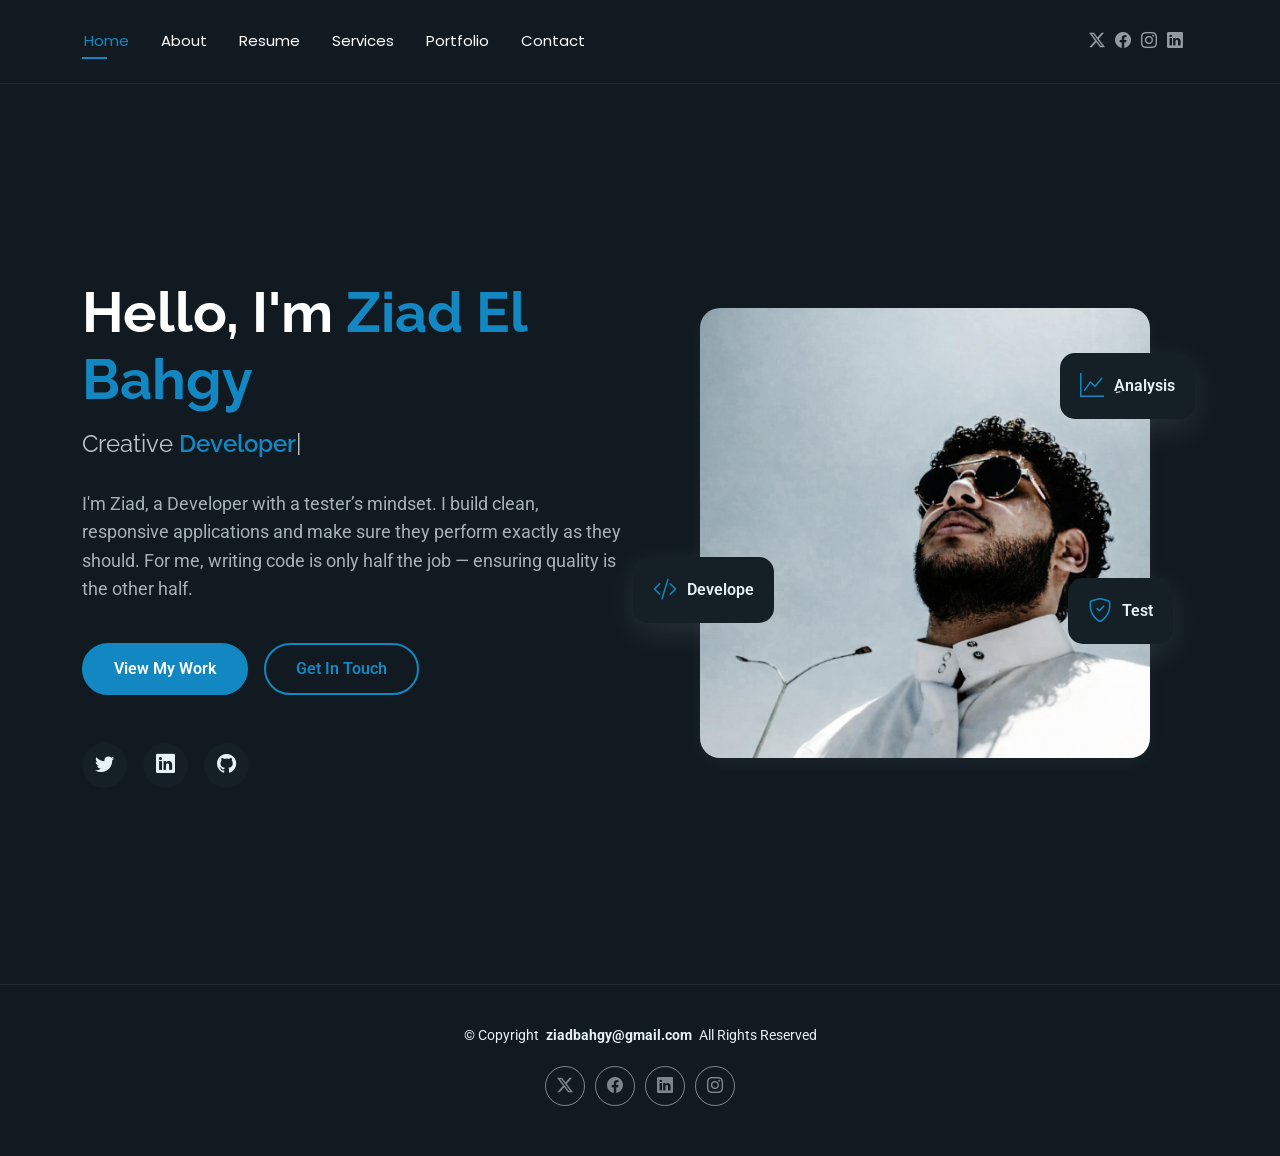
<file: index.html>
<!DOCTYPE html>
<html lang="en">

<head>
  <meta charset="utf-8">
  <meta content="width=device-width, initial-scale=1.0" name="viewport">
  <title>Ziad_El_Bahgy</title>
  <meta name="description" content="">
  <meta name="keywords" content="">

<link rel="icon" href="data:,">
  <!-- Fonts -->
  <link href="https://fonts.googleapis.com" rel="preconnect">
  <link href="https://fonts.gstatic.com" rel="preconnect" crossorigin>
  <link href="https://fonts.googleapis.com/css2?family=Roboto:ital,wght@0,100;0,300;0,400;0,500;0,700;0,900;1,100;1,300;1,400;1,500;1,700;1,900&family=Poppins:ital,wght@0,100;0,200;0,300;0,400;0,500;0,600;0,700;0,800;0,900;1,100;1,200;1,300;1,400;1,500;1,600;1,700;1,800;1,900&family=Raleway:ital,wght@0,100;0,200;0,300;0,400;0,500;0,600;0,700;0,800;0,900;1,100;1,200;1,300;1,400;1,500;1,600;1,700;1,800;1,900&display=swap" rel="stylesheet">

  <!-- Vendor CSS Files -->
  <link href="assets/vendor/bootstrap/css/bootstrap.min.css" rel="stylesheet">
  <link href="assets/vendor/bootstrap-icons/bootstrap-icons.css" rel="stylesheet">
  <link href="assets/vendor/aos/aos.css" rel="stylesheet">
  <link href="assets/vendor/swiper/swiper-bundle.min.css" rel="stylesheet">
  <link href="assets/vendor/glightbox/css/glightbox.min.css" rel="stylesheet">

  <!-- Main CSS File -->
  <link href="assets/css/main.css" rel="stylesheet">

  <!-- =======================================================
  * Template Name: FolioOne
  * Template URL: https://bootstrapmade.com/folioone-bootstrap-portfolio-website-template/
  * Updated: Aug 23 2025 with Bootstrap v5.3.7
  * Author: BootstrapMade.com
  * License: https://bootstrapmade.com/license/
  ======================================================== -->
</head>

<body class="index-page">

  <header id="header" class="header d-flex align-items-center light-background sticky-top">
    <div class="container position-relative d-flex align-items-center justify-content-between">

      <!-- <a href="index.html" class="logo d-flex align-items-center me-auto me-xl-0">
      <img src="assets/img/logo.webp" alt="">
      <h1 class="sitename">FolioOne</h1> 
    </a> -->

      <nav id="navmenu" class="navmenu">
        <ul>
          <li><a href="index.html" class="active">Home</a></li>
          <li><a href="about.html">About</a></li>
          <li><a href="resume.html">Resume</a></li>
          <li><a href="services.html">Services</a></li>
          <li><a href="portfolio.html">Portfolio</a></li>
          <!-- <li class="dropdown"><a href="#"><span>Dropdown</span> <i class="bi bi-chevron-down toggle-dropdown"></i></a> -->
            <!-- <ul>
              <li><a href="#">Dropdown 1</a></li>
              <li class="dropdown"><a href="#"><span>Deep Dropdown</span> <i class="bi bi-chevron-down toggle-dropdown"></i></a>
                <ul>
                  <li><a href="#">Deep Dropdown 1</a></li>
                  <li><a href="#">Deep Dropdown 2</a></li>
                  <li><a href="#">Deep Dropdown 3</a></li>
                  <li><a href="#">Deep Dropdown 4</a></li>
                  <li><a href="#">Deep Dropdown 5</a></li>
                </ul>
              </li>
              <li><a href="#">Dropdown 2</a></li>
              <li><a href="#">Dropdown 3</a></li>
              <li><a href="#">Dropdown 4</a></li>
            </ul>
          </li> -->
          <li><a href="contact.html">Contact</a></li>
        </ul>
        <i class="mobile-nav-toggle d-xl-none bi bi-list"></i>
      </nav>

      <div class="header-social-links">
        <a href="https://x.com/zbahgy" class="twitter"target="_blank"><i class="bi bi-twitter-x"></i></a>
        <a href="https://www.facebook.com/share/1L2y7xE9MW/" class="facebook"target="_blank"><i class="bi bi-facebook"></i></a>
        <a href="https://www.instagram.com/elbahgyziad?igsh=MTM4Ym1wMWdjNWVhbQ=="target="_blank" class="instagram"><i class="bi bi-instagram"></i></a>
        <a href="https://www.linkedin.com/in/ziad-mohamed-elbahgy?utm_source=share&utm_campaign=share_via&utm_content=profile&utm_medium=android_app" class="linkedin"target="_blank"><i class="bi bi-linkedin"></i></a>
      </div>

    </div>
  </header>

  <main class="main">

    <!-- Hero Section -->
    <section id="hero" class="hero section">

      <div class="container" data-aos="fade-up" data-aos-delay="100">

        <div class="row gy-4 align-items-center">
          <div class="col-lg-6 order-2 order-lg-1">
            <div class="hero-content">
              <h1 data-aos="fade-up" data-aos-delay="200">Hello, I'm <span class="highlight">Ziad El Bahgy</span></h1>
              <h2 data-aos="fade-up" data-aos-delay="300">Creative <span class="typed" data-typed-items="Developer,QA Engineer,Designer,Freelancer,The hands develop 💻,The mind tests 🧠,The wallet smiles 💰"></span></h2>
              <p data-aos="fade-up" data-aos-delay="400">I'm Ziad, a Developer with a tester’s mindset. I build clean, responsive applications and make sure they perform exactly as they should. For me, writing code is only half the job — ensuring quality is the other half.</p>
              <div class="hero-actions" data-aos="fade-up" data-aos-delay="500">
                <a href="portfolio.html" class="btn btn-primary">View My Work</a>
                <a href="contact.html" class="btn btn-outline">Get In Touch</a>
              </div>
              <div class="social-links" data-aos="fade-up" data-aos-delay="600">
                <a href="https://x.com/zbahgy"target="_blank"><i class="bi bi-twitter"></i></a>
                <a href="https://www.linkedin.com/in/ziad-mohamed-elbahgy?utm_source=share&utm_campaign=share_via&utm_content=profile&utm_medium=android_app"target="_blank"><i class="bi bi-linkedin"></i></a>
                <a href="https://github.com/bahgy"target="_blank"><i class="bi bi-github"></i></a>
                
              </div>
            </div>
          </div>
          <div class="col-lg-6 order-1 order-lg-2">
            <div class="hero-image" data-aos="zoom-in" data-aos-delay="300">
              <div class="image-wrapper">
                <img src="assets/img/profile/ChatGPT Image Feb 15, 2026, 04_42_43 PM.png" alt="Sarah Mitchell" class="img-fluid">
                <div class="floating-elements">
                  <div class="floating-card design" data-aos="fade-left" data-aos-delay="700">
                   <i class="bi bi-graph-up"></i>
                    <span>ِAnalysis</span>
                  </div>
                  <div class="floating-card code" data-aos="fade-right" data-aos-delay="800">
                    <i class="bi bi-code-slash"></i>
                    <span>Develope</span>
                  </div>
                  <div class="floating-card creativity" data-aos="fade-up" data-aos-delay="900">
                    <i class="bi bi-shield-check"></i>
                    <span>Test</span>
                  </div>
                </div>
              </div>
            </div>
          </div>
        </div>

      </div>

    </section><!-- /Hero Section -->

  </main>

  <footer id="footer" class="footer">

    <div class="container">
      <div class="copyright text-center ">
        <p>© <span>Copyright</span> <strong class="px-1 sitename">ziadbahgy@gmail.com</strong> <span>All Rights Reserved<br></span></p>
      </div>
      <div class="social-links d-flex justify-content-center">
        <a href="https://x.com/zbahgy"><i class="bi bi-twitter-x"></i></a>
        <a href="https://www.facebook.com/share/1L2y7xE9MW/"><i class="bi bi-facebook"></i></a>
        <a href="https://www.linkedin.com/in/ziad-mohamed-elbahgy?utm_source=share&utm_campaign=share_via&utm_content=profile&utm_medium=android_app"><i class="bi bi-linkedin"></i></a>
        <a href="https://www.instagram.com/elbahgyziad?igsh=MTM4Ym1wMWdjNWVhbQ=="><i class="bi bi-instagram"></i></a>
      </div>
      <div class="credits">
        <!-- All the links in the footer should remain intact. -->
        <!-- You can delete the links only if you've purchased the pro version. -->
        <!-- Licensing information: https://bootstrapmade.com/license/ -->
        <!-- Purchase the pro version with working PHP/AJAX contact form: [buy-url] -->
      
    </div>

  </footer>

  <!-- Scroll Top -->
  <a href="#" id="scroll-top" class="scroll-top d-flex align-items-center justify-content-center"><i class="bi bi-arrow-up-short"></i></a>

  <!-- Preloader -->
  <div id="preloader"></div>

  <!-- Vendor JS Files -->
  <script src="assets/vendor/bootstrap/js/bootstrap.bundle.min.js"></script>
  <script src="assets/vendor/php-email-form/validate.js"></script>
  <script src="assets/vendor/aos/aos.js"></script>
  <script src="assets/vendor/typed.js/typed.umd.js"></script>
  <script src="assets/vendor/waypoints/noframework.waypoints.js"></script>
  <script src="assets/vendor/purecounter/purecounter_vanilla.js"></script>
  <script src="assets/vendor/swiper/swiper-bundle.min.js"></script>
  <script src="assets/vendor/imagesloaded/imagesloaded.pkgd.min.js"></script>
  <script src="assets/vendor/isotope-layout/isotope.pkgd.min.js"></script>
  <script src="assets/vendor/glightbox/js/glightbox.min.js"></script>

  <!-- Main JS File -->
  <script src="assets/js/main.js"></script>

</body>

</html>
</file>
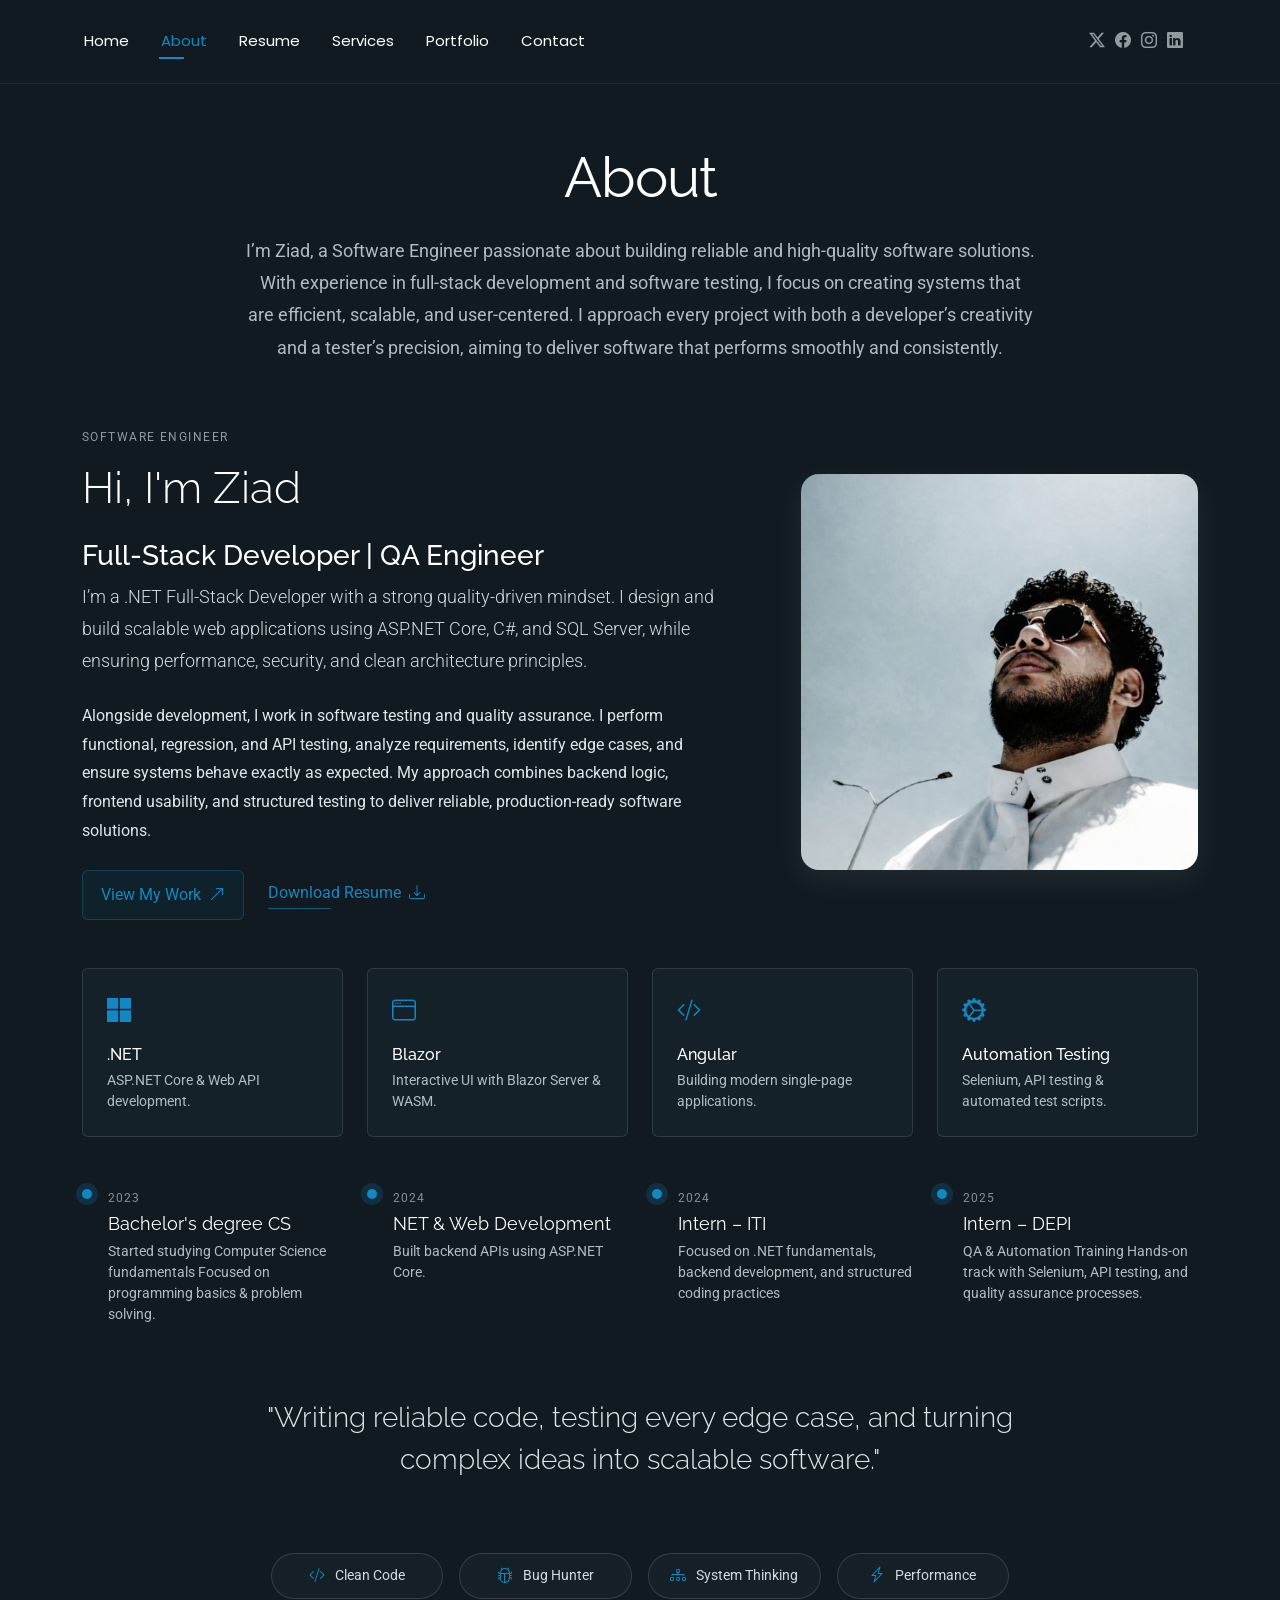
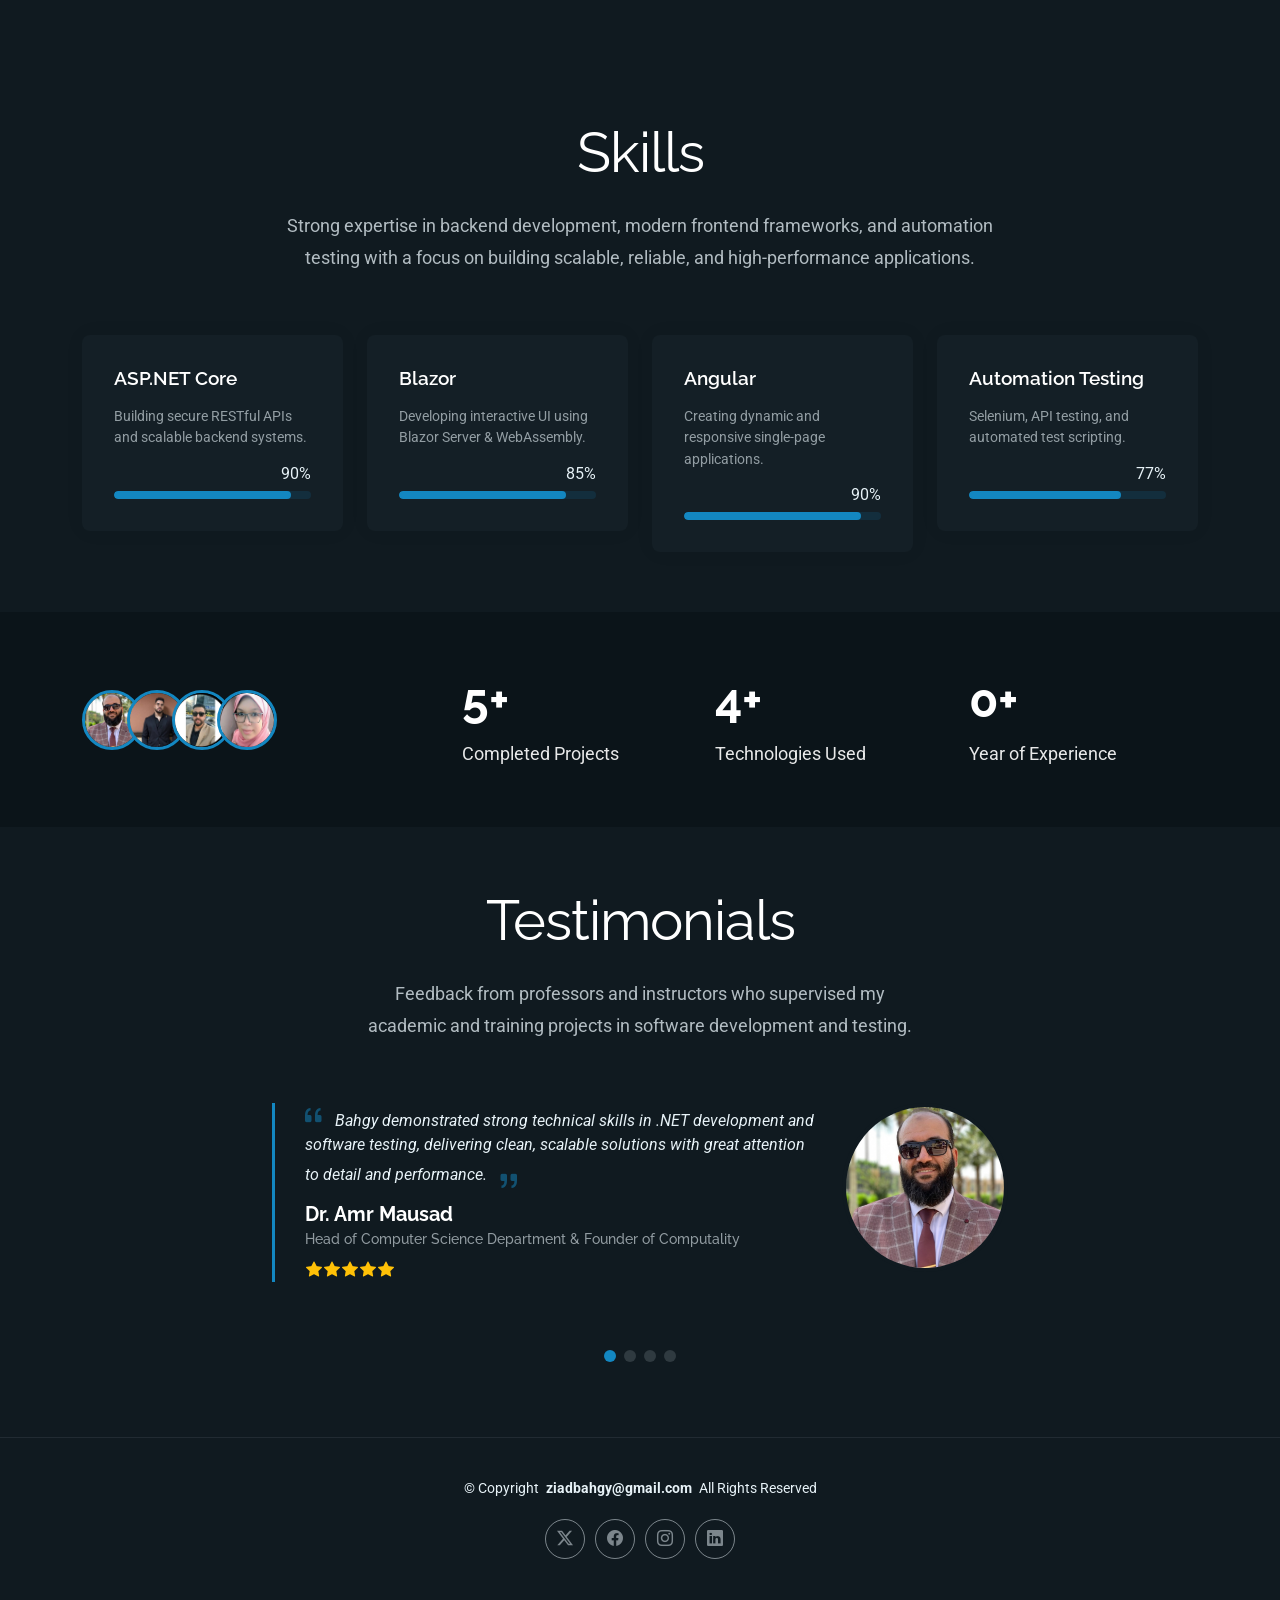
<file: about.html>
<!DOCTYPE html>
<html lang="en">

<head>
  <meta charset="utf-8">
  <meta content="width=device-width, initial-scale=1.0" name="viewport">
  <title>About - Ziad_El_Bahgy</title>
  <meta name="description" content="">
  <meta name="keywords" content="">

  <link rel="icon" href="data:,">
  <!-- Fonts -->
  <link href="https://fonts.googleapis.com" rel="preconnect">
  <link href="https://fonts.gstatic.com" rel="preconnect" crossorigin>
  <link href="https://fonts.googleapis.com/css2?family=Roboto:ital,wght@0,100;0,300;0,400;0,500;0,700;0,900;1,100;1,300;1,400;1,500;1,700;1,900&family=Poppins:ital,wght@0,100;0,200;0,300;0,400;0,500;0,600;0,700;0,800;0,900;1,100;1,200;1,300;1,400;1,500;1,600;1,700;1,800;1,900&family=Raleway:ital,wght@0,100;0,200;0,300;0,400;0,500;0,600;0,700;0,800;0,900;1,100;1,200;1,300;1,400;1,500;1,600;1,700;1,800;1,900&display=swap" rel="stylesheet">

  <!-- Vendor CSS Files -->
  <link href="assets/vendor/bootstrap/css/bootstrap.min.css" rel="stylesheet">
  <link href="assets/vendor/bootstrap-icons/bootstrap-icons.css" rel="stylesheet">
  <link href="assets/vendor/aos/aos.css" rel="stylesheet">
  <link href="assets/vendor/swiper/swiper-bundle.min.css" rel="stylesheet">
  <link href="assets/vendor/glightbox/css/glightbox.min.css" rel="stylesheet">

  <!-- Main CSS File -->
  <link href="assets/css/main.css" rel="stylesheet">

  <!-- =======================================================
  * Template Name: FolioOne
  * Template URL: https://bootstrapmade.com/folioone-bootstrap-portfolio-website-template/
  * Updated: Aug 23 2025 with Bootstrap v5.3.7
  * Author: BootstrapMade.com
  * License: https://bootstrapmade.com/license/
  ======================================================== -->
</head>

<body class="about-page">

  <header id="header" class="header d-flex align-items-center light-background sticky-top">
    <div class="container position-relative d-flex align-items-center justify-content-between">

      <!-- <a href="index.html" class="logo d-flex align-items-center me-auto me-xl-0">
      <img src="assets/img/logo.webp" alt="">
      <h1 class="sitename">FolioOne</h1> 
    </a> -->

      <nav id="navmenu" class="navmenu">
        <ul>
          <li><a href="index.html">Home</a></li>
          <li><a href="about.html" class="active">About</a></li>
          <li><a href="resume.html">Resume</a></li>
          <li><a href="services.html">Services</a></li>
          <li><a href="portfolio.html">Portfolio</a></li>
          <!-- <li class="dropdown"><a href="#"><span>Dropdown</span> <i class="bi bi-chevron-down toggle-dropdown"></i></a> -->
            <!-- <ul>
              <li><a href="#">Dropdown 1</a></li>
              <li class="dropdown"><a href="#"><span>Deep Dropdown</span> <i class="bi bi-chevron-down toggle-dropdown"></i></a>
                <ul>
                  <li><a href="#">Deep Dropdown 1</a></li>
                  <li><a href="#">Deep Dropdown 2</a></li>
                  <li><a href="#">Deep Dropdown 3</a></li>
                  <li><a href="#">Deep Dropdown 4</a></li>
                  <li><a href="#">Deep Dropdown 5</a></li>
                </ul>
              </li>
              <li><a href="#">Dropdown 2</a></li>
              <li><a href="#">Dropdown 3</a></li>
              <li><a href="#">Dropdown 4</a></li>
            </ul>
          </li>-->
          <li><a href="contact.html">Contact</a></li>
        </ul> 
        <i class="mobile-nav-toggle d-xl-none bi bi-list"></i>
      </nav>

      <div class="header-social-links">
        <a href="https://x.com/zbahgy" class="twitter" target="_blank"><i class="bi bi-twitter-x"></i></a>
        <a href="https://www.facebook.com/share/1L2y7xE9MW/" class="facebook" target="_blank"><i class="bi bi-facebook"></i></a>
        <a href="https://www.instagram.com/elbahgyziad?igsh=MTM4Ym1wMWdjNWVhbQ==" target="_blank" class="instagram"><i class="bi bi-instagram" ></i></a>
        <a href="https://www.linkedin.com/in/ziad-mohamed-elbahgy?utm_source=share&utm_campaign=share_via&utm_content=profile&utm_medium=android_app" target="_blank" class="linkedin"><i class="bi bi-linkedin"></i></a>
      </div>

    </div>
  </header>

  <main class="main">

    <!-- About Section -->
    <section id="about" class="about section">

      <!-- Section Title -->
      <div class="container section-title" data-aos="fade-up">
        <h2>About</h2>
        <p>I’m Ziad, a Software Engineer passionate about building reliable and high-quality software solutions. With experience in full-stack development and software testing, I focus on creating systems that are efficient, scalable, and user-centered.

I approach every project with both a developer’s creativity and a tester’s precision, aiming to deliver software that performs smoothly and consistently.</p>
      </div><!-- End Section Title -->

      <div class="container" data-aos="fade-up" data-aos-delay="100">

        <!-- Intro + Photo -->
        <div class="row align-items-center justify-content-between gy-5 mb-5">
          <div class="col-lg-7" data-aos="fade-right" data-aos-delay="150">
            <div class="intro-content">
                  <span class="eyebrow">Software Engineer</span>
                  <h2 class="headline">Hi, I'm Ziad</h2>
                <h3 > Full-Stack Developer | QA Engineer</h2>

                <p class="lead">
                  I’m a .NET Full-Stack Developer with a strong quality-driven mindset. I design and build scalable web applications using ASP.NET Core, C#, and SQL Server, while ensuring performance, security, and clean architecture principles.
                </p>

                <p>
                  Alongside development, I work in software testing and quality assurance. I perform functional, regression, and API testing, analyze requirements, identify edge cases, and ensure systems behave exactly as expected. My approach combines backend logic, frontend usability, and structured testing to deliver reliable, production-ready software solutions.
                </p>


              <div class="cta-group">
                <a href="portfolio.html" class="btn-ghost">
                  View My Work <i class="bi bi-arrow-up-right"></i>
                </a>
                <a href="#" class="link-underline">
                  Download Resume <i class="bi bi-download"></i>
                </a>
              </div>
            </div>
          </div>

          <div class="col-lg-5" data-aos="zoom-in" data-aos-delay="250">
            <figure class="profile-figure text-center text-lg-end">
              <img src="assets/img/profile/ChatGPT Image Feb 15, 2026, 04_42_43 PM.png" alt="Portrait of Alex" class="img-fluid profile-photo">
            </figure>
          </div>
        </div>
        <!-- End Intro + Photo -->

        <!-- Skills Grid -->
       <div class="mb-5">
  <div class="row g-4">
    <div class="col-6 col-md-4 col-lg-3" data-aos="fade-up" data-aos-delay="120">
      <div class="skill-item">
        <i class="bi bi-microsoft"></i>
        <h3>.NET</h3>
        <p>ASP.NET Core & Web API development.</p>
      </div>
    </div>

    <div class="col-6 col-md-4 col-lg-3" data-aos="fade-up" data-aos-delay="180">
      <div class="skill-item">
        <i class="bi bi-window"></i>
        <h3>Blazor</h3>
        <p>Interactive UI with Blazor Server & WASM.</p>
      </div>
    </div>

    <div class="col-6 col-md-4 col-lg-3" data-aos="fade-up" data-aos-delay="240">
      <div class="skill-item">
        <i class="bi bi-code-slash"></i>
        <h3>Angular</h3>
        <p>Building modern single-page applications.</p>
      </div>
    </div>

    <div class="col-6 col-md-4 col-lg-3" data-aos="fade-up" data-aos-delay="300">
  <div class="skill-item">
    <i class="bi bi-gear-wide-connected"></i>
    <h3>Automation Testing</h3>
    <p>Selenium, API testing & automated test scripts.</p>
  </div>
</div>
  </div>
</div>
        <!-- End Skills Grid -->

        <!-- Journey Timeline -->
        <div class="mb-5">
          <div class="row g-4">
            <div class="col-md-6 col-lg-3" data-aos="fade-up" data-aos-delay="120">
              <article class="timeline-item">
                <span class="dot"></span>
                <time>2023</time>
                <h4>Bachelor's degree CS</h4>
                <p>Started studying Computer Science fundamentals Focused on programming basics & problem solving.</p>
              </article>
            </div>
            <div class="col-md-6 col-lg-3" data-aos="fade-up" data-aos-delay="180">
              <article class="timeline-item">
                <span class="dot"></span>
                <time>2024</time>
                <h4>NET & Web Development</h4>
                <p>Built backend APIs using ASP.NET Core.</p>
              </article>
            </div>
            <div class="col-md-6 col-lg-3" data-aos="fade-up" data-aos-delay="240">
              <article class="timeline-item">
                <span class="dot"></span>
                <time>2024</time>
                <h4>Intern – ITI</h4>
                <p>Focused on .NET fundamentals, backend development, and structured coding practices</p>
              </article>
            </div>
            <div class="col-md-6 col-lg-3" data-aos="fade-up" data-aos-delay="300">
              <article class="timeline-item">
                <span class="dot"></span>
                <time>2025</time>
                <h4>Intern – DEPI</h4>
                <p>QA & Automation Training
                  Hands-on track with Selenium, API testing, and quality assurance processes.</p>
              </article>
            </div>
          </div>
        </div>
        <!-- End Journey Timeline -->

        <!-- Quote -->
<blockquote class="personal-quote text-center mb-5" data-aos="fade-down" data-aos-delay="200">
  <p>"Writing reliable code, testing every edge case, and turning complex ideas into scalable software."</p>
</blockquote>
<!-- End Quote -->

<!-- Fun Facts -->
<div class="row g-3 justify-content-center">

  <div class="col-6 col-md-3 col-lg-2" data-aos="zoom-in" data-aos-delay="120">
    <div class="fact-pill">
      <i class="bi bi-code-slash"></i>
      <span>Clean Code</span>
    </div>
  </div>

  <div class="col-6 col-md-3 col-lg-2" data-aos="zoom-in" data-aos-delay="160">
    <div class="fact-pill">
      <i class="bi bi-bug"></i>
      <span>Bug Hunter</span>
    </div>
  </div>

  <div class="col-6 col-md-3 col-lg-2" data-aos="zoom-in" data-aos-delay="200">
    <div class="fact-pill">
      <i class="bi bi-diagram-3"></i>
      <span>System Thinking</span>
    </div>
  </div>

  <div class="col-6 col-md-3 col-lg-2" data-aos="zoom-in" data-aos-delay="240">
    <div class="fact-pill">
      <i class="bi bi-lightning-charge"></i>
      <span>Performance</span>
    </div>
  </div>



        
        <!-- End Fun Facts -->



    </section><!-- /About Section -->

    <!-- Skills Section -->
    <section id="skills" class="skills section">

      <!-- Section Title -->
      <div class="container section-title" data-aos="fade-up">
  <h2>Skills</h2>
  <p>Strong expertise in backend development, modern frontend frameworks, and automation testing with a focus on building scalable, reliable, and high-performance applications.</p>
</div><!-- End Section Title -->

<div class="container" data-aos="fade-up" data-aos-delay="100">

  <div class="row g-4 skills-animation">

    <div class="col-md-6 col-lg-3" data-aos="fade-up" data-aos-delay="100">
      <div class="skill-box">
        <h3>ASP.NET Core</h3>
        <p>Building secure RESTful APIs and scalable backend systems.</p>
        <span class="text-end d-block">90%</span>
        <div class="progress">
          <div class="progress-bar" role="progressbar" aria-valuenow="90" aria-valuemin="0" aria-valuemax="100"></div>
        </div>
      </div>
    </div>

    <div class="col-md-6 col-lg-3" data-aos="fade-up" data-aos-delay="200">
      <div class="skill-box">
        <h3>Blazor</h3>
        <p>Developing interactive UI using Blazor Server & WebAssembly.</p>
        <span class="text-end d-block">85%</span>
        <div class="progress">
          <div class="progress-bar" role="progressbar" aria-valuenow="85" aria-valuemin="0" aria-valuemax="100"></div>
        </div>
      </div>
    </div>

    <div class="col-md-6 col-lg-3" data-aos="fade-up" data-aos-delay="300">
      <div class="skill-box">
        <h3>Angular</h3>
        <p>Creating dynamic and responsive single-page applications.</p>
        <span class="text-end d-block">90%</span>
        <div class="progress">
          <div class="progress-bar" role="progressbar" aria-valuenow="90" aria-valuemin="0" aria-valuemax="100"></div>
        </div>
      </div>
    </div>

    <div class="col-md-6 col-lg-3" data-aos="fade-up" data-aos-delay="400">
      <div class="skill-box">
        <h3>Automation Testing</h3>
        <p>Selenium, API testing, and automated test scripting.</p>
        <span class="text-end d-block">77%</span>
        <div class="progress">
          <div class="progress-bar" role="progressbar" aria-valuenow="77" aria-valuemin="0" aria-valuemax="100">
          </div>
        </div>
      </div>
    </div>

  </div>

</div>

    </section><!-- /Skills Section -->

    <!-- Stats Section -->
    <section id="stats" class="stats section dark-background">

      <div class="container" data-aos="fade-up" data-aos-delay="100">

        <div class="row align-items-center">
          <div class="col-lg-4" data-aos="fade-up" data-aos-delay="200">
            <div class="avatars d-flex align-items-center">
              <img src="assets/img/person/image.png" alt="Avatar 1" class="rounded-circle" loading="lazy">
              <img src="assets/img/person/WhatsApp Image 2026-02-28 at 9.34.51 PM.jpeg" alt="Avatar 2" class="rounded-circle" loading="lazy">
              <img src="assets/img/person/image2.png" alt="Avatar 3" class="rounded-circle" loading="lazy">
              <img src="assets/img/person/image3.png" alt="Avatar 4" class="rounded-circle" loading="lazy">
            </div>
          </div>
        <div class="col-lg-8">
                   <div class="row counters">

                    <div class="col-md-4" data-aos="fade-up" data-aos-delay="300">
                      <h2><span data-purecounter-start="0" data-purecounter-end="12" data-purecounter-duration="1" class="purecounter"></span>+</h2>
                      <p>Completed Projects</p>
                    </div>

                    <div class="col-md-4" data-aos="fade-up" data-aos-delay="400">
                      <h2><span data-purecounter-start="0" data-purecounter-end="10" data-purecounter-duration="1" class="purecounter"></span>+</h2>
                      <p>Technologies Used</p>
                    </div>

                    <div class="col-md-4" data-aos="fade-up" data-aos-delay="500">
                      <h2><span data-purecounter-start="0" data-purecounter-end="1" data-purecounter-duration="1" class="purecounter"></span>+</h2>
                      <p>Year of Experience</p>
                    </div>

                  </div>
                </div>
            </div>
          </div>
        </div>
      </div>

    </section><!-- /Stats Section -->

    <!-- Testimonials Section -->
    <section id="testimonials" class="testimonials section">

      <!-- Section Title -->
        <div class="container section-title" data-aos="fade-up">
          <h2>Testimonials</h2>
          <p>Feedback from professors and instructors who supervised my academic and training projects in software development and testing.</p>
        </div><!-- End Section Title -->

      <div class="container" data-aos="fade-up" data-aos-delay="100">

        <div class="swiper init-swiper">
          <script type="application/json" class="swiper-config">
            {
              "loop": true,
              "speed": 600,
              "autoplay": {
                "delay": 5000
              },
              "slidesPerView": "auto",
              "pagination": {
                "el": ".swiper-pagination",
                "type": "bullets",
                "clickable": true
              }
            }
          </script>
          <div class="swiper-wrapper">

            <div class="swiper-slide">
              <div class="testimonial-item">
                <div class="row gy-4 justify-content-center">
                  <div class="col-lg-6">
                    <div class="testimonial-content">
                      <p>
                        <i class="bi bi-quote quote-icon-left"></i>
                        <span>Bahgy demonstrated strong technical skills in .NET development and software testing, delivering clean, scalable solutions with great attention to detail and performance.</span>
                        <i class="bi bi-quote quote-icon-right"></i>
                      </p>
                      <h3>Dr. Amr Mausad</h3>
                      <h4>Head of Computer Science Department & Founder of Computality</h4>
                      <div class="stars">
                        <i class="bi bi-star-fill"></i><i class="bi bi-star-fill"></i><i class="bi bi-star-fill"></i><i class="bi bi-star-fill"></i><i class="bi bi-star-fill"></i>
                      </div>
                    </div>
                  </div>
                  <div class="col-lg-2 text-center">
                    <img src="assets/img/person/image.png" class="img-fluid testimonial-img" alt="">
                  </div>
                </div>
              </div>
            </div><!-- End testimonial item -->

            <div class="swiper-slide">
              <div class="testimonial-item">
                <div class="row gy-4 justify-content-center">
                  <div class="col-lg-6">
                    <div class="testimonial-content">
                      <p>
                      <i class="bi bi-quote quote-icon-left"></i>
                        <span>
                            "I had the pleasure of working with Bahgy during the ITI Back-End course. He was highly professional, diligent, and always willing to help. His skills in back-end development are outstanding and made the project a great success."
                        </span>
                      </p>
                      <h3>Mohamed Essam</h3>
                      <h4>  Software Developer ,Full-Stack Instructor, ITI</h4>
                      <div class="stars">
                        <i class="bi bi-star-fill"></i><i class="bi bi-star-fill"></i><i class="bi bi-star-fill"></i><i class="bi bi-star-fill"></i><i class="bi bi-star-fill"></i>
                      </div>
                    </div>
                  </div>
                  <div class="col-lg-2 text-center">
                    <img src="assets/img/person/image2.png" class="img-fluid testimonial-img" alt="">
                  </div>
                </div>
              </div>
            </div><!-- End testimonial item -->

            <div class="swiper-slide">
              <div class="testimonial-item">
                <div class="row gy-4 justify-content-center">
                  <div class="col-lg-6">
                    <div class="testimonial-content">
                      <p>
                        <i class="bi bi-quote quote-icon-left"></i>
                            <span>
                            "Bahgy demonstrated exceptional skills and dedication while completing a full testing project. His attention to detail, problem-solving ability, and commitment to quality made the project outstanding. Highly recommended for any back-end or QA work."
                            </span>
                        <i class="bi bi-quote quote-icon-right"></i>
                      </p>
                      <h3>Ahmed Bisher</h3>
                      <h4>Software Testing Instructor, DEPI</h4>
                      <div class="stars">
                        <i class="bi bi-star-fill"></i><i class="bi bi-star-fill"></i><i class="bi bi-star-fill"></i><i class="bi bi-star-fill"></i><i class="bi bi-star-fill"></i>
                      </div>
                    </div>
                  </div>
                  <div class="col-lg-2 text-center">
                    <img src="assets/img/person/WhatsApp Image 2026-02-28 at 9.34.51 PM.jpeg" class="img-fluid testimonial-img" alt="">
                  </div>
                </div>
              </div>
            </div><!-- End testimonial item -->

            <div class="swiper-slide">
              <div class="testimonial-item">
                <div class="row gy-4 justify-content-center">
                  <div class="col-lg-6">
                    <div class="testimonial-content">
                      <p>
                        <i class="bi bi-quote quote-icon-left"></i>
                      <span>
                          "Bahgy has outstanding freelance and soft skills. Working with her on a freelance project was seamless, showing excellent communication, time management, and professionalism. I highly recommend her for any remote or collaborative work."
                      </span>
                        <i class="bi bi-quote quote-icon-right"></i>
                      </p>
                      <h3>Rowan Elroky</h3>
                      <h4>SEO Team Leader at Advert Up | Freelance & Soft Skills Trainer | DEPI Instructor</h4>
                      <div class="stars">
                        <i class="bi bi-star-fill"></i><i class="bi bi-star-fill"></i><i class="bi bi-star-fill"></i><i class="bi bi-star-fill"></i><i class="bi bi-star-fill"></i>
                      </div>
                    </div>
                  </div>
                  <div class="col-lg-2 text-center">
                    <img src="assets/img/person/image3.png" class="img-fluid testimonial-img" alt="">
                  </div>
                </div>
              </div>
            </div><!-- End testimonial item -->

          </div>
          <div class="swiper-pagination"></div>
        </div>

      </div>

    </section><!-- /Testimonials Section -->

  </main>

  <footer id="footer" class="footer">

    <div class="container">
      <div class="copyright text-center ">
        <p>© <span>Copyright</span> <strong class="px-1 sitename">ziadbahgy@gmail.com</strong> <span>All Rights Reserved<br></span></p>
      </div>
      <div class="social-links d-flex justify-content-center">
        <a href="https://x.com/zbahgy" class="twitter" target="_blank"><i class="bi bi-twitter-x"></i></a>
        <a href="https://www.facebook.com/share/1L2y7xE9MW/" class="facebook" target="_blank"><i class="bi bi-facebook"></i></a>
        <a href="https://www.instagram.com/elbahgyziad?igsh=MTM4Ym1wMWdjNWVhbQ==" target="_blank" class="instagram"><i class="bi bi-instagram" ></i></a>
        <a href="https://www.linkedin.com/in/ziad-mohamed-elbahgy?utm_source=share&utm_campaign=share_via&utm_content=profile&utm_medium=android_app" target="_blank" class="linkedin"><i class="bi bi-linkedin"></i></a>
      </div>
      <div class="credits">
        <!-- All the links in the footer should remain intact. -->
        <!-- You can delete the links only if you've purchased the pro version. -->
        <!-- Licensing information: https://bootstrapmade.com/license/ -->
        <!-- Purchase the pro version with working PHP/AJAX contact form: [buy-url] -->
     
      </div>
    </div>

  </footer>

  <!-- Scroll Top -->
  <a href="#" id="scroll-top" class="scroll-top d-flex align-items-center justify-content-center"><i class="bi bi-arrow-up-short"></i></a>

  <!-- Preloader -->
  <div id="preloader"></div>

  <!-- Vendor JS Files -->
  <script src="assets/vendor/bootstrap/js/bootstrap.bundle.min.js"></script>
  <script src="assets/vendor/php-email-form/validate.js"></script>
  <script src="assets/vendor/aos/aos.js"></script>
  <script src="assets/vendor/typed.js/typed.umd.js"></script>
  <script src="assets/vendor/waypoints/noframework.waypoints.js"></script>
  <script src="assets/vendor/purecounter/purecounter_vanilla.js"></script>
  <script src="assets/vendor/swiper/swiper-bundle.min.js"></script>
  <script src="assets/vendor/imagesloaded/imagesloaded.pkgd.min.js"></script>
  <script src="assets/vendor/isotope-layout/isotope.pkgd.min.js"></script>
  <script src="assets/vendor/glightbox/js/glightbox.min.js"></script>

  <!-- Main JS File -->
  <script src="assets/js/main.js"></script>

</body>

</html>
</file>
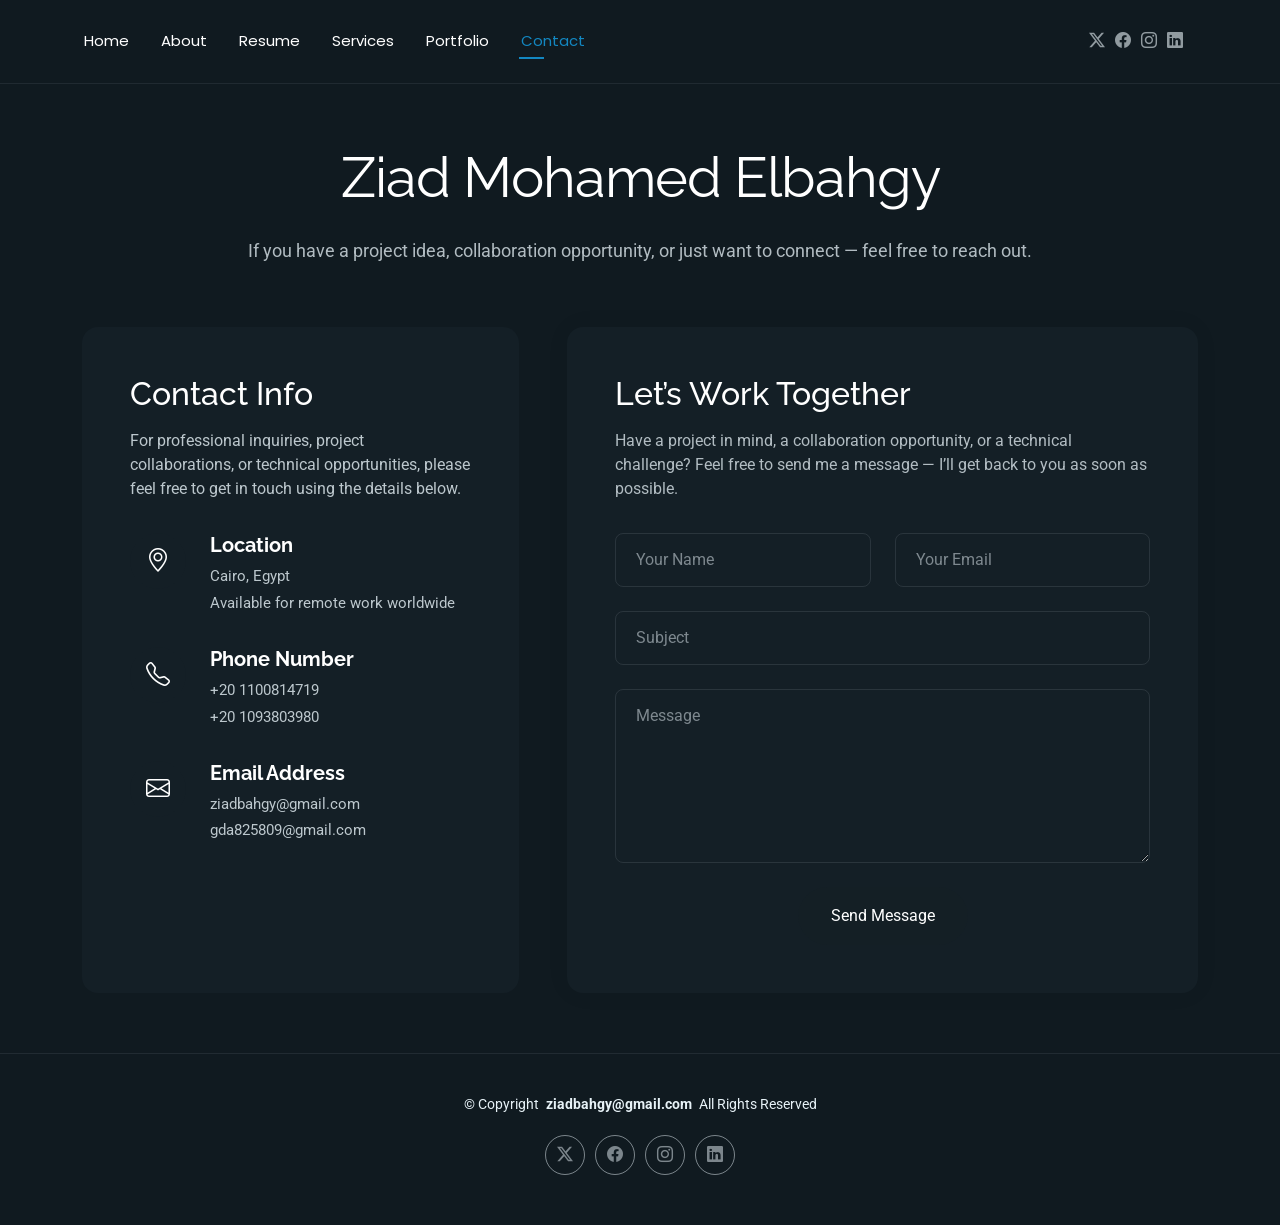
<file: contact.html>
<!DOCTYPE html>
<html lang="en">

<head>
  <meta charset="utf-8">
  <meta content="width=device-width, initial-scale=1.0" name="viewport">
  <title>Contact - FolioOne Bootstrap Template</title>
  <meta name="description" content="">
  <meta name="keywords" content="">

  <!-- Favicons -->
 <link rel="icon" href="data:,">
  <!-- Fonts -->
  <link href="https://fonts.googleapis.com" rel="preconnect">
  <link href="https://fonts.gstatic.com" rel="preconnect" crossorigin>
  <link href="https://fonts.googleapis.com/css2?family=Roboto:ital,wght@0,100;0,300;0,400;0,500;0,700;0,900;1,100;1,300;1,400;1,500;1,700;1,900&family=Poppins:ital,wght@0,100;0,200;0,300;0,400;0,500;0,600;0,700;0,800;0,900;1,100;1,200;1,300;1,400;1,500;1,600;1,700;1,800;1,900&family=Raleway:ital,wght@0,100;0,200;0,300;0,400;0,500;0,600;0,700;0,800;0,900;1,100;1,200;1,300;1,400;1,500;1,600;1,700;1,800;1,900&display=swap" rel="stylesheet">

  <!-- Vendor CSS Files -->
  <link href="assets/vendor/bootstrap/css/bootstrap.min.css" rel="stylesheet">
  <link href="assets/vendor/bootstrap-icons/bootstrap-icons.css" rel="stylesheet">
  <link href="assets/vendor/aos/aos.css" rel="stylesheet">
  <link href="assets/vendor/swiper/swiper-bundle.min.css" rel="stylesheet">
  <link href="assets/vendor/glightbox/css/glightbox.min.css" rel="stylesheet">

  <!-- Main CSS File -->
  <link href="assets/css/main.css" rel="stylesheet">

  <!-- =======================================================
  * Template Name: FolioOne
  * Template URL: https://bootstrapmade.com/folioone-bootstrap-portfolio-website-template/
  * Updated: Aug 23 2025 with Bootstrap v5.3.7
  * Author: BootstrapMade.com
  * License: https://bootstrapmade.com/license/
  ======================================================== -->
</head>

<body class="contact-page">

  <header id="header" class="header d-flex align-items-center light-background sticky-top">
    <div class="container position-relative d-flex align-items-center justify-content-between">

      <!-- <a href="index.html" class="logo d-flex align-items-center me-auto me-xl-0">
      <img src="assets/img/logo.webp" alt="">
      <h1 class="sitename">FolioOne</h1> 
    </a> -->

      <nav id="navmenu" class="navmenu">
        <ul>
          <li><a href="index.html">Home</a></li>
          <li><a href="about.html">About</a></li>
          <li><a href="resume.html">Resume</a></li>
          <li><a href="services.html">Services</a></li>
          <li><a href="portfolio.html">Portfolio</a></li>
          <!-- <li class="dropdown"><a href="#"><span>Dropdown</span> <i class="bi bi-chevron-down toggle-dropdown"></i></a> -->
            <!-- <ul>
              <li><a href="#">Dropdown 1</a></li>
              <li class="dropdown"><a href="#"><span>Deep Dropdown</span> <i class="bi bi-chevron-down toggle-dropdown"></i></a>
                <ul>
                  <li><a href="#">Deep Dropdown 1</a></li>
                  <li><a href="#">Deep Dropdown 2</a></li>
                  <li><a href="#">Deep Dropdown 3</a></li>
                  <li><a href="#">Deep Dropdown 4</a></li>
                  <li><a href="#">Deep Dropdown 5</a></li>
                </ul>
              </li>
              <li><a href="#">Dropdown 2</a></li>
              <li><a href="#">Dropdown 3</a></li>
              <li><a href="#">Dropdown 4</a></li>
            </ul>
           </li>
            -->
          <li><a href="contact.html" class="active">Contact</a></li>
        </ul> 
        <i class="mobile-nav-toggle d-xl-none bi bi-list"></i>
      </nav>

      <div class="header-social-links">
        <a href="https://x.com/zbahgy" class="twitter"target="_blank"><i class="bi bi-twitter-x"></i></a>
        <a href="https://www.facebook.com/share/1L2y7xE9MW/" class="facebook"target="_blank"><i class="bi bi-facebook"></i></a>
        <a href="https://www.instagram.com/elbahgyziad?igsh=MTM4Ym1wMWdjNWVhbQ=="target="_blank" class="instagram"><i class="bi bi-instagram"></i></a>
        <a href="https://www.linkedin.com/in/ziad-mohamed-elbahgy?utm_source=share&utm_campaign=share_via&utm_content=profile&utm_medium=android_app" class="linkedin"target="_blank"><i class="bi bi-linkedin"></i></a>
      </div>
    </div>
  </header>

  <main class="main">

    <!-- Contact Section -->
    <section id="contact" class="contact section">

      <!-- Section Title -->
      <div class="container section-title" data-aos="fade-up">
        <h2>Ziad Mohamed Elbahgy</h2>
        <p>If you have a project idea, collaboration opportunity, or just want to connect — feel free to reach out.</p>
      </div><!-- End Section Title -->

      <div class="container" data-aos="fade-up" data-aos-delay="100">

        <div class="row g-4 g-lg-5">
          <div class="col-lg-5">
            <div class="info-box" data-aos="fade-up" data-aos-delay="200">
              <h3>Contact Info</h3>
                      <p>
                      For professional inquiries, project collaborations, or technical opportunities,
                      please feel free to get in touch using the details below.
                      </p>

              <div class="info-item" data-aos="fade-up" data-aos-delay="300">
                <div class="icon-box">
                  <i class="bi bi-geo-alt"></i>
                </div>
                <div class="content">
                  <h4>Location</h4>
                  <p>Cairo, Egypt</p>
                  <p>Available for remote work worldwide</p>
                </div>

              </div>

              <div class="info-item" data-aos="fade-up" data-aos-delay="400">
                <div class="icon-box">
                  <i class="bi bi-telephone"></i>
                </div>
                <div class="content">
                  <h4>Phone Number</h4>
                  <p>+20 1100814719</p>
                  <p>+20 1093803980</p>
                </div>
              </div>

              <div class="info-item" data-aos="fade-up" data-aos-delay="500">
                <div class="icon-box">
                  <i class="bi bi-envelope"></i>
                </div>
                <div class="content">
                  <h4>Email Address</h4>
                  <p>ziadbahgy@gmail.com</p>
                  <p>gda825809@gmail.com</p>
                </div>
              </div>
            </div>
          </div>

          <div class="col-lg-7">
            <div class="contact-form" data-aos="fade-up" data-aos-delay="300">
                <h3>Let’s Work Together</h3>
                <p>
                Have a project in mind, a collaboration opportunity, or a technical challenge?
                Feel free to send me a message — I’ll get back to you as soon as possible.
                </p>

              <form  id="contactForm" method="post" class="php-email-form" data-aos="fade-up" data-aos-delay="200">
                <div class="row gy-4">

                  <div class="col-md-6">
                    <input type="text" name="name" class="form-control" placeholder="Your Name" required="">
                  </div>

                  <div class="col-md-6 ">
                    <input type="email" class="form-control" name="email" placeholder="Your Email" required="">
                  </div>

                  <div class="col-12">
                    <input type="text" class="form-control" name="subject" placeholder="Subject" required="">
                  </div>

                  <div class="col-12">
                    <textarea class="form-control" name="message" rows="6" placeholder="Message" required=""></textarea>
                  </div>

                  <div class="col-12 text-center">
                    <div class="loading">Loading</div>
                    <div class="error-message"></div>
                    <div class="sent-message">Your message has been sent. Thank you!</div>

                    <button type="submit" class="btn">Send Message</button>
                  </div>

                </div>
              </form>

            </div>
          </div>

        </div>

      </div>

    </section><!-- /Contact Section -->

  </main>

  <footer id="footer" class="footer">

    <div class="container">
      <div class="copyright text-center ">
        <p>© <span>Copyright</span> <strong class="px-1 sitename">ziadbahgy@gmail.com</strong> <span>All Rights Reserved<br></span></p>
      </div>
      <div class="social-links d-flex justify-content-center">
        <a href="https://x.com/zbahgy" class="twitter"target="_blank"><i class="bi bi-twitter-x"></i></a>
        <a href="https://www.facebook.com/share/1L2y7xE9MW/" class="facebook"target="_blank"><i class="bi bi-facebook"></i></a>
        <a href="https://www.instagram.com/elbahgyziad?igsh=MTM4Ym1wMWdjNWVhbQ=="target="_blank" class="instagram"><i class="bi bi-instagram"></i></a>
        <a href="https://www.linkedin.com/in/ziad-mohamed-elbahgy?utm_source=share&utm_campaign=share_via&utm_content=profile&utm_medium=android_app" class="linkedin"target="_blank"><i class="bi bi-linkedin"></i></a>
      </div>
      <div class="credits">
        <!-- All the links in the footer should remain intact. -->
        <!-- You can delete the links only if you've purchased the pro version. -->
        <!-- Licensing information: https://bootstrapmade.com/license/ -->
        <!-- Purchase the pro version with working PHP/AJAX contact form: [buy-url] -->
      
      </div>
    </div>

  </footer>

  <!-- Scroll Top -->
  <a href="#" id="scroll-top" class="scroll-top d-flex align-items-center justify-content-center"><i class="bi bi-arrow-up-short"></i></a>

  <!-- Preloader -->
  <div id="preloader"></div>

  <!-- Vendor JS Files -->
  <script src="assets/vendor/bootstrap/js/bootstrap.bundle.min.js"></script>
  <!-- <script src="assets/vendor/php-email-form/validate.js"></script> -->
  <script src="assets/vendor/aos/aos.js"></script>
  <script src="assets/vendor/typed.js/typed.umd.js"></script>
  <script src="assets/vendor/waypoints/noframework.waypoints.js"></script>
  <script src="assets/vendor/purecounter/purecounter_vanilla.js"></script>
  <script src="assets/vendor/swiper/swiper-bundle.min.js"></script>
  <script src="assets/vendor/imagesloaded/imagesloaded.pkgd.min.js"></script>
  <script src="assets/vendor/isotope-layout/isotope.pkgd.min.js"></script>
  <script src="assets/vendor/glightbox/js/glightbox.min.js"></script>

  <!-- Main JS File -->
  <script src="assets/js/main.js"></script>





  <script>
document.getElementById("contactForm").addEventListener("submit", async function (e) {
    e.preventDefault();

    const loading = document.querySelector(".loading");
    const errorMessage = document.querySelector(".error-message");
    const sentMessage = document.querySelector(".sent-message");

    loading.style.display = "block";
    errorMessage.style.display = "none";
    sentMessage.style.display = "none";

    const formData = {
        name: document.querySelector("input[name='name']").value,
        email: document.querySelector("input[name='email']").value,
        subject: document.querySelector("input[name='subject']").value,
        message: document.querySelector("textarea[name='message']").value
    };

    try {
        const response = await fetch("https://localhost:7029/api/contact", {
            method: "POST",
            headers: {
                "Content-Type": "application/json"
            },
            body: JSON.stringify(formData)
        });





        if (response.ok) {
            sentMessage.style.display = "block";
            document.getElementById("contactForm").reset();
        } else {
            errorMessage.innerHTML = "Something went wrong!";
            errorMessage.style.display = "block";
        }



        
    } catch (error) {
        errorMessage.innerHTML = "Server error!";
        errorMessage.style.display = "block";
    }

    loading.style.display = "none";
});
</script>


</body>

</html>
</file>
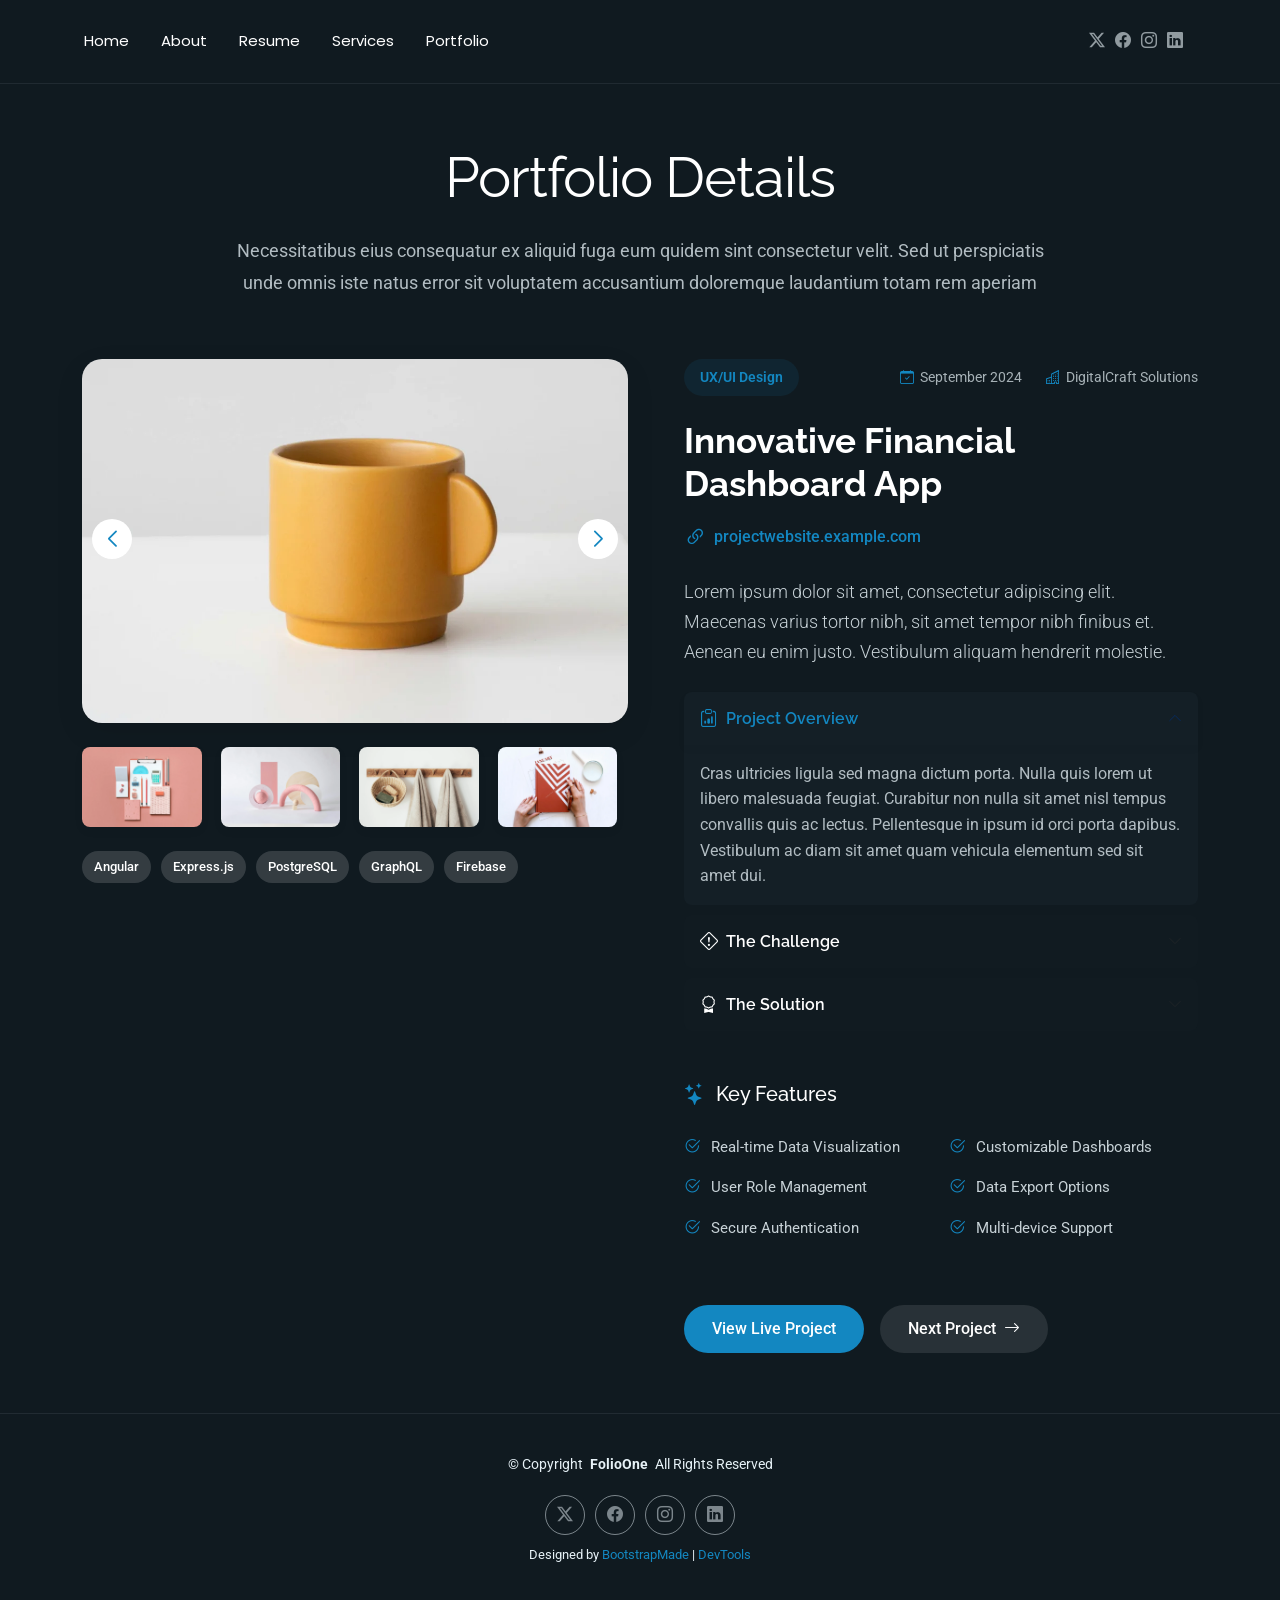
<file: portfolio-details.html>
<!DOCTYPE html>
<html lang="en">

<head>
  <meta charset="utf-8">
  <meta content="width=device-width, initial-scale=1.0" name="viewport">
  <title>Portfolio Details - FolioOne Bootstrap Template</title>
  <meta name="description" content="">
  <meta name="keywords" content="">

  <link rel="icon" href="data:,">
  <!-- Fonts -->
  <link href="https://fonts.googleapis.com" rel="preconnect">
  <link href="https://fonts.gstatic.com" rel="preconnect" crossorigin>
  <link href="https://fonts.googleapis.com/css2?family=Roboto:ital,wght@0,100;0,300;0,400;0,500;0,700;0,900;1,100;1,300;1,400;1,500;1,700;1,900&family=Poppins:ital,wght@0,100;0,200;0,300;0,400;0,500;0,600;0,700;0,800;0,900;1,100;1,200;1,300;1,400;1,500;1,600;1,700;1,800;1,900&family=Raleway:ital,wght@0,100;0,200;0,300;0,400;0,500;0,600;0,700;0,800;0,900;1,100;1,200;1,300;1,400;1,500;1,600;1,700;1,800;1,900&display=swap" rel="stylesheet">

  <!-- Vendor CSS Files -->
  <link href="assets/vendor/bootstrap/css/bootstrap.min.css" rel="stylesheet">
  <link href="assets/vendor/bootstrap-icons/bootstrap-icons.css" rel="stylesheet">
  <link href="assets/vendor/aos/aos.css" rel="stylesheet">
  <link href="assets/vendor/swiper/swiper-bundle.min.css" rel="stylesheet">
  <link href="assets/vendor/glightbox/css/glightbox.min.css" rel="stylesheet">

  <!-- Main CSS File -->
  <link href="assets/css/main.css" rel="stylesheet">

  <!-- =======================================================
  * Template Name: FolioOne
  * Template URL: https://bootstrapmade.com/folioone-bootstrap-portfolio-website-template/
  * Updated: Aug 23 2025 with Bootstrap v5.3.7
  * Author: BootstrapMade.com
  * License: https://bootstrapmade.com/license/
  ======================================================== -->
</head>

<body class="portfolio-details-page">

  <header id="header" class="header d-flex align-items-center light-background sticky-top">
    <div class="container position-relative d-flex align-items-center justify-content-between">

      <!-- <a href="index.html" class="logo d-flex align-items-center me-auto me-xl-0">
      <img src="assets/img/logo.webp" alt="">
      <h1 class="sitename">FolioOne</h1> 
    </a> -->

      <nav id="navmenu" class="navmenu">
        <ul>
          <li><a href="index.html">Home</a></li>
          <li><a href="about.html">About</a></li>
          <li><a href="resume.html">Resume</a></li>
          <li><a href="services.html">Services</a></li>
          <li><a href="portfolio.html">Portfolio</a></li>
          <!-- <li class="dropdown"><a href="#"><span>Dropdown</span> <i class="bi bi-chevron-down toggle-dropdown"></i></a> -->
            <!-- <ul>
              <li><a href="#">Dropdown 1</a></li>
              <li class="dropdown"><a href="#"><span>Deep Dropdown</span> <i class="bi bi-chevron-down toggle-dropdown"></i></a>
                <ul>
                  <li><a href="#">Deep Dropdown 1</a></li>
                  <li><a href="#">Deep Dropdown 2</a></li>
                  <li><a href="#">Deep Dropdown 3</a></li>
                  <li><a href="#">Deep Dropdown 4</a></li>
                  <li><a href="#">Deep Dropdown 5</a></li>
                </ul>
              </li>
              <li><a href="#">Dropdown 2</a></li>
              <li><a href="#">Dropdown 3</a></li>
              <li><a href="#">Dropdown 4</a></li>
            </ul>
          </li>
          <li><a href="contact.html">Contact</a></li>
        </ul> -->
        <i class="mobile-nav-toggle d-xl-none bi bi-list"></i>
      </nav>

     <div class="header-social-links">
        <a href="https://x.com/zbahgy" class="twitter"target="_blank"><i class="bi bi-twitter-x"></i></a>
        <a href="https://www.facebook.com/share/1L2y7xE9MW/" class="facebook"target="_blank"><i class="bi bi-facebook"></i></a>
        <a href="https://www.instagram.com/elbahgyziad?igsh=MTM4Ym1wMWdjNWVhbQ=="target="_blank" class="instagram"><i class="bi bi-instagram"></i></a>
        <a href="https://www.linkedin.com/in/ziad-mohamed-elbahgy?utm_source=share&utm_campaign=share_via&utm_content=profile&utm_medium=android_app" class="linkedin"target="_blank"><i class="bi bi-linkedin"></i></a>
      </div>
    </div>
  </header>

  <main class="main">

    <!-- Portfolio Details Section -->
    <section id="portfolio-details" class="portfolio-details section">

      <!-- Section Title -->
      <div class="container section-title" data-aos="fade-up">
        <h2>Portfolio Details</h2>
        <p>Necessitatibus eius consequatur ex aliquid fuga eum quidem sint consectetur velit. Sed ut perspiciatis unde omnis iste natus error sit voluptatem accusantium doloremque laudantium totam rem aperiam</p>
      </div><!-- End Section Title -->

      <div class="container" data-aos="fade-up" data-aos-delay="100">

        <div class="row gy-4">
          <div class="col-lg-6" data-aos="fade-right">
            <div class="portfolio-details-media">
              <div class="main-image">
                <div class="portfolio-details-slider swiper init-swiper" data-aos="zoom-in">
                  <script type="application/json" class="swiper-config">
                    {
                      "loop": true,
                      "speed": 1000,
                      "autoplay": {
                        "delay": 6000
                      },
                      "effect": "creative",
                      "creativeEffect": {
                        "prev": {
                          "shadow": true,
                          "translate": [0, 0, -400]
                        },
                        "next": {
                          "translate": ["100%", 0, 0]
                        }
                      },
                      "slidesPerView": 1,
                      "navigation": {
                        "nextEl": ".swiper-button-next",
                        "prevEl": ".swiper-button-prev"
                      }
                    }
                  </script>
                  <div class="swiper-wrapper">
                    <div class="swiper-slide">
                      <img src="assets/img/portfolio/portfolio-5.webp" alt="Portfolio Image" class="img-fluid">
                    </div>
                    <div class="swiper-slide">
                      <img src="assets/img/portfolio/portfolio-7.webp" alt="Portfolio Image" class="img-fluid">
                    </div>
                    <div class="swiper-slide">
                      <img src="assets/img/portfolio/portfolio-8.webp" alt="Portfolio Image" class="img-fluid">
                    </div>
                  </div>
                  <div class="swiper-button-prev"></div>
                  <div class="swiper-button-next"></div>
                </div>
              </div>

              <div class="thumbnail-grid" data-aos="fade-up" data-aos-delay="200">
                <div class="row g-2 mt-3">
                  <div class="col-3">
                    <img src="assets/img/portfolio/portfolio-4.webp" alt="Gallery Image" class="img-fluid glightbox">
                  </div>
                  <div class="col-3">
                    <img src="assets/img/portfolio/portfolio-6.webp" alt="Gallery Image" class="img-fluid glightbox">
                  </div>
                  <div class="col-3">
                    <img src="assets/img/portfolio/portfolio-11.webp" alt="Gallery Image" class="img-fluid glightbox">
                  </div>
                  <div class="col-3">
                    <img src="assets/img/portfolio/portfolio-12.webp" alt="Gallery Image" class="img-fluid glightbox">
                  </div>
                </div>
              </div>

              <div class="tech-stack-badges" data-aos="fade-up" data-aos-delay="300">
                <span>Angular</span>
                <span>Express.js</span>
                <span>PostgreSQL</span>
                <span>GraphQL</span>
                <span>Firebase</span>
              </div>
            </div>
          </div>

          <div class="col-lg-6" data-aos="fade-left">
            <div class="portfolio-details-content">
              <div class="project-meta">
                <div class="badge-wrapper">
                  <span class="project-badge">UX/UI Design</span>
                </div>
                <div class="date-client">
                  <div class="meta-item">
                    <i class="bi bi-calendar-check"></i>
                    <span>September 2024</span>
                  </div>
                  <div class="meta-item">
                    <i class="bi bi-buildings"></i>
                    <span>DigitalCraft Solutions</span>
                  </div>
                </div>
              </div>

              <h2 class="project-title">Innovative Financial Dashboard App</h2>

              <div class="project-website">
                <i class="bi bi-link-45deg"></i>
                <a href="#" target="_blank">projectwebsite.example.com</a>
              </div>

              <div class="project-overview">
                <p class="lead">
                  Lorem ipsum dolor sit amet, consectetur adipiscing elit. Maecenas varius tortor nibh, sit amet tempor nibh finibus et. Aenean eu enim justo. Vestibulum aliquam hendrerit molestie.
                </p>

                <div class="accordion project-accordion" id="portfolio-details-projectAccordion">
                  <div class="accordion-item" data-aos="fade-up">
                    <h2 class="accordion-header">
                      <button class="accordion-button" type="button" data-bs-toggle="collapse" data-bs-target="#portfolio-details-collapse-1" aria-expanded="true" aria-controls="collapseOne">
                        <i class="bi bi-clipboard-data me-2"></i> Project Overview
                      </button>
                    </h2>
                    <div id="portfolio-details-collapse-1" class="accordion-collapse collapse show" data-bs-parent="#portfolio-details-projectAccordion">
                      <div class="accordion-body">
                        <p>Cras ultricies ligula sed magna dictum porta. Nulla quis lorem ut libero malesuada feugiat. Curabitur non nulla sit amet nisl tempus convallis quis ac lectus. Pellentesque in ipsum id orci porta dapibus. Vestibulum ac diam sit amet quam vehicula elementum sed sit amet dui.</p>
                      </div>
                    </div>
                  </div>

                  <div class="accordion-item" data-aos="fade-up" data-aos-delay="100">
                    <h2 class="accordion-header">
                      <button class="accordion-button collapsed" type="button" data-bs-toggle="collapse" data-bs-target="#portfolio-details-collapse-2" aria-expanded="false" aria-controls="collapseTwo">
                        <i class="bi bi-exclamation-diamond me-2"></i> The Challenge
                      </button>
                    </h2>
                    <div id="portfolio-details-collapse-2" class="accordion-collapse collapse" data-bs-parent="#portfolio-details-projectAccordion">
                      <div class="accordion-body">
                        <p>Mauris blandit aliquet elit, eget tincidunt nibh pulvinar a. Vivamus suscipit tortor eget felis porttitor volutpat. Curabitur aliquet quam id dui posuere blandit. Praesent sapien massa, convallis a pellentesque nec, egestas non nisi. Sed porttitor lectus nibh.</p>
                      </div>
                    </div>
                  </div>

                  <div class="accordion-item" data-aos="fade-up" data-aos-delay="200">
                    <h2 class="accordion-header">
                      <button class="accordion-button collapsed" type="button" data-bs-toggle="collapse" data-bs-target="#portfolio-details-collapse-3" aria-expanded="false" aria-controls="collapseThree">
                        <i class="bi bi-award me-2"></i> The Solution
                      </button>
                    </h2>
                    <div id="portfolio-details-collapse-3" class="accordion-collapse collapse" data-bs-parent="#portfolio-details-projectAccordion">
                      <div class="accordion-body">
                        <p>Donec sollicitudin molestie malesuada. Curabitur arcu erat, accumsan id imperdiet et, porttitor at sem. Vestibulum ante ipsum primis in faucibus orci luctus et ultrices posuere cubilia Curae; Donec velit neque, auctor sit amet aliquam vel, ullamcorper sit amet ligula.</p>
                      </div>
                    </div>
                  </div>
                </div>
              </div>

              <div class="project-features" data-aos="fade-up" data-aos-delay="300">
                <h3><i class="bi bi-stars"></i> Key Features</h3>
                <div class="row g-3">
                  <div class="col-md-6">
                    <ul class="feature-list">
                      <li><i class="bi bi-check2-circle"></i> Real-time Data Visualization</li>
                      <li><i class="bi bi-check2-circle"></i> User Role Management</li>
                      <li><i class="bi bi-check2-circle"></i> Secure Authentication</li>
                    </ul>
                  </div>
                  <div class="col-md-6">
                    <ul class="feature-list">
                      <li><i class="bi bi-check2-circle"></i> Customizable Dashboards</li>
                      <li><i class="bi bi-check2-circle"></i> Data Export Options</li>
                      <li><i class="bi bi-check2-circle"></i> Multi-device Support</li>
                    </ul>
                  </div>
                </div>
              </div>

              <div class="cta-buttons" data-aos="fade-up" data-aos-delay="400">
                <a href="#" class="btn-view-project">View Live Project</a>
                <a href="#" class="btn-next-project">Next Project <i class="bi bi-arrow-right"></i></a>
              </div>
            </div>
          </div>
        </div>

      </div>

    </section><!-- /Portfolio Details Section -->

  </main>

  <footer id="footer" class="footer">

    <div class="container">
      <div class="copyright text-center ">
        <p>© <span>Copyright</span> <strong class="px-1 sitename">FolioOne</strong> <span>All Rights Reserved<br></span></p>
      </div>
      <div class="social-links d-flex justify-content-center">
        <a href=""><i class="bi bi-twitter-x"></i></a>
        <a href=""><i class="bi bi-facebook"></i></a>
        <a href=""><i class="bi bi-instagram"></i></a>
        <a href=""><i class="bi bi-linkedin"></i></a>
      </div>
      <div class="credits">
        <!-- All the links in the footer should remain intact. -->
        <!-- You can delete the links only if you've purchased the pro version. -->
        <!-- Licensing information: https://bootstrapmade.com/license/ -->
        <!-- Purchase the pro version with working PHP/AJAX contact form: [buy-url] -->
        Designed by <a href="https://bootstrapmade.com/">BootstrapMade</a> | <a href="https://bootstrapmade.com/tools/">DevTools</a>
      </div>
    </div>

  </footer>

  <!-- Scroll Top -->
  <a href="#" id="scroll-top" class="scroll-top d-flex align-items-center justify-content-center"><i class="bi bi-arrow-up-short"></i></a>

  <!-- Preloader -->
  <div id="preloader"></div>

  <!-- Vendor JS Files -->
  <script src="assets/vendor/bootstrap/js/bootstrap.bundle.min.js"></script>
  <script src="assets/vendor/php-email-form/validate.js"></script>
  <script src="assets/vendor/aos/aos.js"></script>
  <script src="assets/vendor/typed.js/typed.umd.js"></script>
  <script src="assets/vendor/waypoints/noframework.waypoints.js"></script>
  <script src="assets/vendor/purecounter/purecounter_vanilla.js"></script>
  <script src="assets/vendor/swiper/swiper-bundle.min.js"></script>
  <script src="assets/vendor/imagesloaded/imagesloaded.pkgd.min.js"></script>
  <script src="assets/vendor/isotope-layout/isotope.pkgd.min.js"></script>
  <script src="assets/vendor/glightbox/js/glightbox.min.js"></script>

  <!-- Main JS File -->
  <script src="assets/js/main.js"></script>

</body>

</html>
</file>
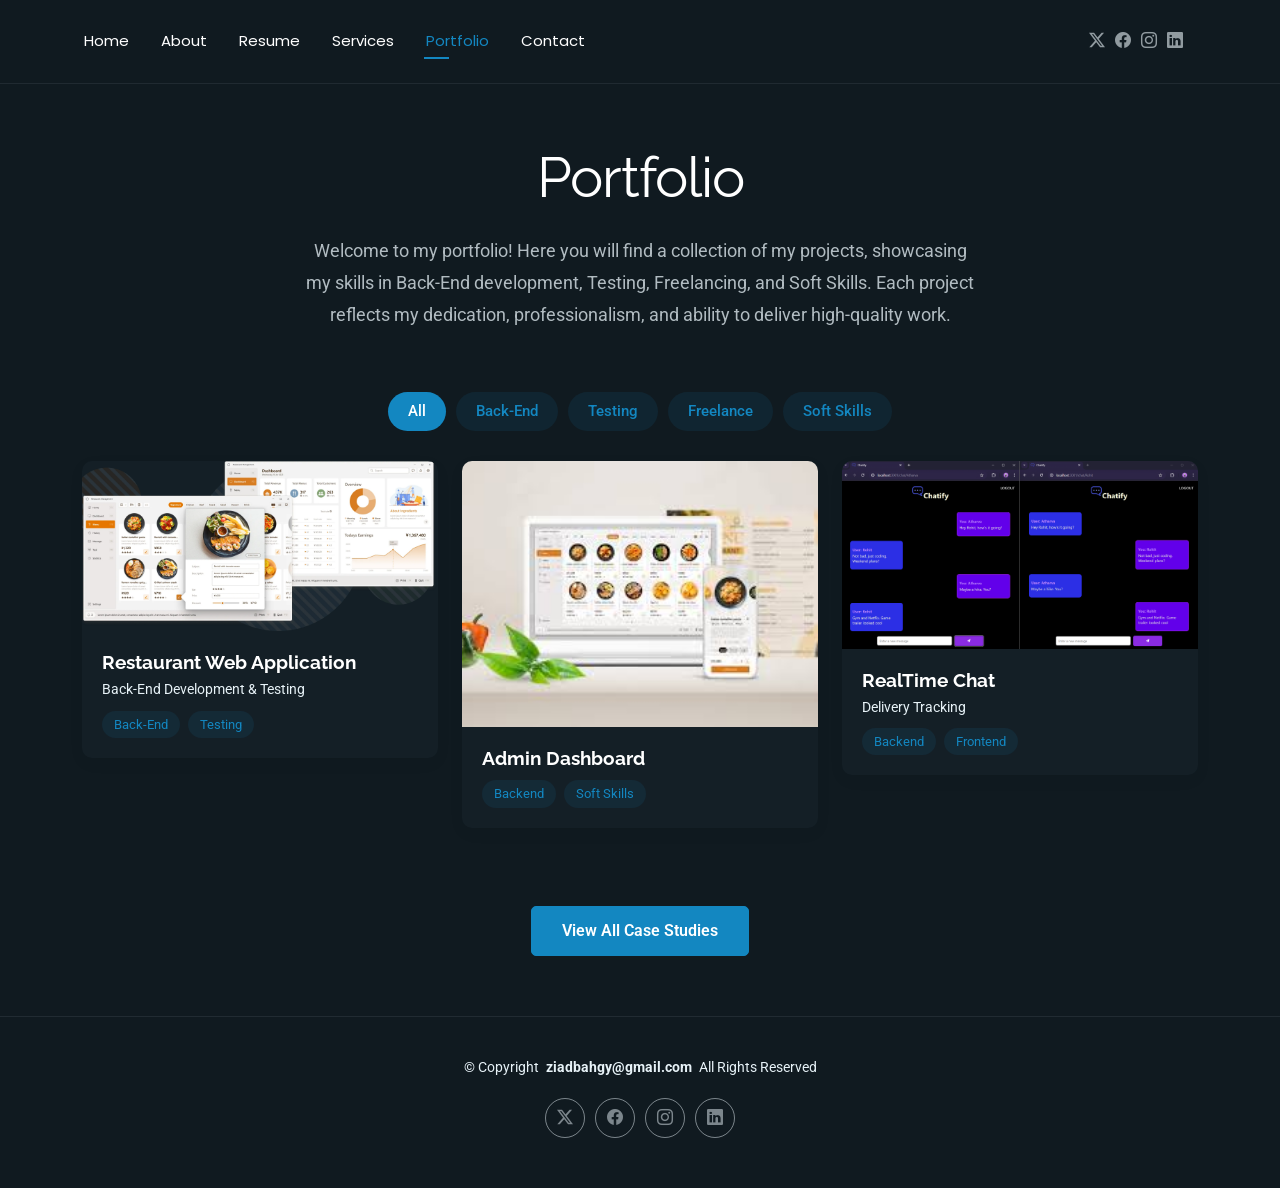
<file: portfolio.html>
<!DOCTYPE html>
<html lang="en">

<head>
  <meta charset="utf-8">
  <meta content="width=device-width, initial-scale=1.0" name="viewport">
  <title> BahgyPhoilo</title>
  <meta name="description" content="">
  <meta name="keywords" content="">


  <link rel="icon" href="data:,">
  <!-- Fonts -->
  <link href="https://fonts.googleapis.com" rel="preconnect">
  <link href="https://fonts.gstatic.com" rel="preconnect" crossorigin>
  <link href="https://fonts.googleapis.com/css2?family=Roboto:ital,wght@0,100;0,300;0,400;0,500;0,700;0,900;1,100;1,300;1,400;1,500;1,700;1,900&family=Poppins:ital,wght@0,100;0,200;0,300;0,400;0,500;0,600;0,700;0,800;0,900;1,100;1,200;1,300;1,400;1,500;1,600;1,700;1,800;1,900&family=Raleway:ital,wght@0,100;0,200;0,300;0,400;0,500;0,600;0,700;0,800;0,900;1,100;1,200;1,300;1,400;1,500;1,600;1,700;1,800;1,900&display=swap" rel="stylesheet">

  <!-- Vendor CSS Files -->
  <link href="assets/vendor/bootstrap/css/bootstrap.min.css" rel="stylesheet">
  <link href="assets/vendor/bootstrap-icons/bootstrap-icons.css" rel="stylesheet">
  <link href="assets/vendor/aos/aos.css" rel="stylesheet">
  <link href="assets/vendor/swiper/swiper-bundle.min.css" rel="stylesheet">
  <link href="assets/vendor/glightbox/css/glightbox.min.css" rel="stylesheet">

  <!-- Main CSS File -->
  <link href="assets/css/main.css" rel="stylesheet">

  <!-- =======================================================
  * Template Name: FolioOne
  * Template URL: https://bootstrapmade.com/folioone-bootstrap-portfolio-website-template/
  * Updated: Aug 23 2025 with Bootstrap v5.3.7
  * Author: BootstrapMade.com
  * License: https://bootstrapmade.com/license/
  ======================================================== -->
</head>

<body class="portfolio-page">

  <header id="header" class="header d-flex align-items-center light-background sticky-top">
    <div class="container position-relative d-flex align-items-center justify-content-between">

      <!-- <a href="index.html" class="logo d-flex align-items-center me-auto me-xl-0">
      <img src="assets/img/logo.webp" alt="">
      <h1 class="sitename">FolioOne</h1> 
    </a> -->

      <nav id="navmenu" class="navmenu">
        <ul>
          <li><a href="index.html">Home</a></li>
          <li><a href="about.html">About</a></li>
          <li><a href="resume.html">Resume</a></li>
          <li><a href="services.html">Services</a></li>
          <li><a href="portfolio.html" class="active">Portfolio</a></li>
          <!-- <li class="dropdown"><a href="#"><span>Dropdown</span> <i class="bi bi-chevron-down toggle-dropdown"></i></a> -->
            <!-- <ul>
              <li><a href="#">Dropdown 1</a></li>
              <li class="dropdown"><a href="#"><span>Deep Dropdown</span> <i class="bi bi-chevron-down toggle-dropdown"></i></a>
                <ul>
                  <li><a href="#">Deep Dropdown 1</a></li>
                  <li><a href="#">Deep Dropdown 2</a></li>
                  <li><a href="#">Deep Dropdown 3</a></li>
                  <li><a href="#">Deep Dropdown 4</a></li>
                  <li><a href="#">Deep Dropdown 5</a></li>
                </ul>
              </li>
              <li><a href="#">Dropdown 2</a></li>
              <li><a href="#">Dropdown 3</a></li>
              <li><a href="#">Dropdown 4</a></li>
            </ul>
          </li> -->
          <li><a href="contact.html">Contact</a></li>
        </ul>
        <i class="mobile-nav-toggle d-xl-none bi bi-list"></i>
      </nav>

      <div class="header-social-links">
        <a href="https://x.com/zbahgy" class="twitter" target="_blank"><i class="bi bi-twitter-x"></i></a>
        <a href="https://www.facebook.com/share/1L2y7xE9MW/" class="facebook" target="_blank"><i class="bi bi-facebook"></i></a>
        <a href="https://www.instagram.com/elbahgyziad?igsh=MTM4Ym1wMWdjNWVhbQ==" target="_blank" class="instagram"><i class="bi bi-instagram" ></i></a>
        <a href="https://www.linkedin.com/in/ziad-mohamed-elbahgy?utm_source=share&utm_campaign=share_via&utm_content=profile&utm_medium=android_app" target="_blank" class="linkedin"><i class="bi bi-linkedin"></i></a>
      </div>

    </div>
  </header>

  <main class="main">

    <!-- Portfolio Section -->
    <section id="portfolio" class="portfolio section">

      <!-- Section Title -->
      <div class="container section-title" data-aos="fade-up">
        <h2>Portfolio</h2>
            <p>
            Welcome to my portfolio! Here you will find a collection of my projects, showcasing my skills in Back-End development, Testing, Freelancing, and Soft Skills. Each project reflects my dedication, professionalism, and ability to deliver high-quality work.
            </p>
      </div><!-- End Section Title -->

      <div class="container" data-aos="fade-up" data-aos-delay="100">

        <div class="isotope-layout" data-default-filter="*" data-layout="masonry" data-sort="original-order">
          <ul class="portfolio-filters isotope-filters" data-aos="fade-up" data-aos-delay="200">
            <li data-filter="*" class="filter-active">All</li>
            <li data-filter=".filter-backend">Back-End</li>
            <li data-filter=".filter-testing">Testing</li>
            <li data-filter=".filter-freelance">Freelance</li>
            <li data-filter=".filter-softskills">Soft Skills</li>
          </ul>
          <!-- End Portfolio Filters -->
          <div class="row gy-4 isotope-container" data-aos="fade-up" data-aos-delay="300">
            <div class="col-lg-4 col-md-6 portfolio-item isotope-item filter-strategy">
              <div class="portfolio-card">
                <div class="portfolio-img">
                  <img src="assets/img/portfolio/restuarnt.webp" alt="Portfolio Item" class="img-fluid">
                  <div class="portfolio-overlay">
                    <a href="assets/img/portfolio/restuarnt.webp" class="glightbox portfolio-lightbox"><i class="bi bi-plus"></i></a>
                    <a href="https://github.com/bahgy/Resturant" class="portfolio-details-link"><i class="bi bi-link"></i></a>
                  </div>
                </div>
                <div class="portfolio-info">
                  <h4>Restaurant Web Application</h4>
                  <p>Back-End Development & Testing</p>
                  <div class="portfolio-tags">
                    <span>Back-End</span>
                    <span>Testing</span>
                  </div>
                </div> 
              </div>
            </div>

            <div class="col-lg-4 col-md-6 portfolio-item isotope-item filter-finance">
              <div class="portfolio-card">
                <div class="portfolio-img">
                  <img src="assets/img/portfolio/dashboard.jpeg" alt="Portfolio Item" class="img-fluid">
                  <div class="portfolio-overlay">
                    <a href="assets/img/portfolio/dashboard.jpeg" class="glightbox portfolio-lightbox"><i class="bi bi-plus"></i></a>
                    <a href="https://github.com/bahgy/Resturant" class="portfolio-details-link"><i class="bi bi-link"></i></a>
                  </div>
                </div>
                <div class="portfolio-info">
                  <h4>Admin Dashboard</h4>
                  <p></p>
                  <div class="portfolio-tags">
                    <span>Backend </span>
                    <span>Soft Skills </span>
                  </div>
                </div>
              </div>
            </div>

            <div class="col-lg-4 col-md-6 portfolio-item isotope-item filter-operations">
              <div class="portfolio-card">
                <div class="portfolio-img">
                 <img src="assets/img/portfolio/realchat.png" alt="Portfolio Item" class="img-fluid">
                  <div class="portfolio-overlay">
                    <a href="assets/img/portfolio/realchat.png" class="glightbox portfolio-lightbox"><i class="bi bi-plus"></i></a>
                    <a href="https://github.com/bahgy/signalR1" class="portfolio-details-link"><i class="bi bi-link"></i></a>
                  </div>
                </div>
                <div class="portfolio-info">
                  <h4>RealTime Chat</h4>
                  <p>Delivery Tracking</p>
                  <div class="portfolio-tags">
                    <span>Backend</span>
                    <span>Frontend</span>
                  </div>
                </div>
              </div>
            </div>

            
              </div>
            </div>
          </div><!-- End Portfolio Items Container -->

        </div>

        <div class="text-center mt-5" data-aos="fade-up" data-aos-delay="400">
          <a href="#portfolio" class="btn btn-primary">View All Case Studies</a>
        </div>

      </div>

    </section><!-- /Portfolio Section -->

  </main>

  <footer id="footer" class="footer">

    <div class="container">
      <div class="copyright text-center ">
        <p>© <span>Copyright</span> <strong class="px-1 sitename">ziadbahgy@gmail.com</strong> <span>All Rights Reserved<br></span></p>
      </div>
      <div class="social-links d-flex justify-content-center">
        <a href="https://x.com/zbahgy" class="twitter" target="_blank"><i class="bi bi-twitter-x"></i></a>
        <a href="https://www.facebook.com/share/1L2y7xE9MW/" class="facebook" target="_blank"><i class="bi bi-facebook"></i></a>
        <a href="https://www.instagram.com/elbahgyziad?igsh=MTM4Ym1wMWdjNWVhbQ==" target="_blank" class="instagram"><i class="bi bi-instagram" ></i></a>
        <a href="https://www.linkedin.com/in/ziad-mohamed-elbahgy?utm_source=share&utm_campaign=share_via&utm_content=profile&utm_medium=android_app" target="_blank" class="linkedin"><i class="bi bi-linkedin"></i></a>
      </div>
      <div class="credits">
        <!-- All the links in the footer should remain intact. -->
        <!-- You can delete the links only if you've purchased the pro version. -->
        <!-- Licensing information: https://bootstrapmade.com/license/ -->
        <!-- Purchase the pro version with working PHP/AJAX contact form: [buy-url] -->
      
      </div>
    </div>

  </footer>

  <!-- Scroll Top -->
  <a href="#" id="scroll-top" class="scroll-top d-flex align-items-center justify-content-center"><i class="bi bi-arrow-up-short"></i></a>

  <!-- Preloader -->
  <div id="preloader"></div>

  <!-- Vendor JS Files -->
  <script src="assets/vendor/bootstrap/js/bootstrap.bundle.min.js"></script>
  <script src="assets/vendor/php-email-form/validate.js"></script>
  <script src="assets/vendor/aos/aos.js"></script>
  <script src="assets/vendor/typed.js/typed.umd.js"></script>
  <script src="assets/vendor/waypoints/noframework.waypoints.js"></script>
  <script src="assets/vendor/purecounter/purecounter_vanilla.js"></script>
  <script src="assets/vendor/swiper/swiper-bundle.min.js"></script>
  <script src="assets/vendor/imagesloaded/imagesloaded.pkgd.min.js"></script>
  <script src="assets/vendor/isotope-layout/isotope.pkgd.min.js"></script>
  <script src="assets/vendor/glightbox/js/glightbox.min.js"></script>

  <!-- Main JS File -->
  <script src="assets/js/main.js"></script>

</body>

</html>
</file>
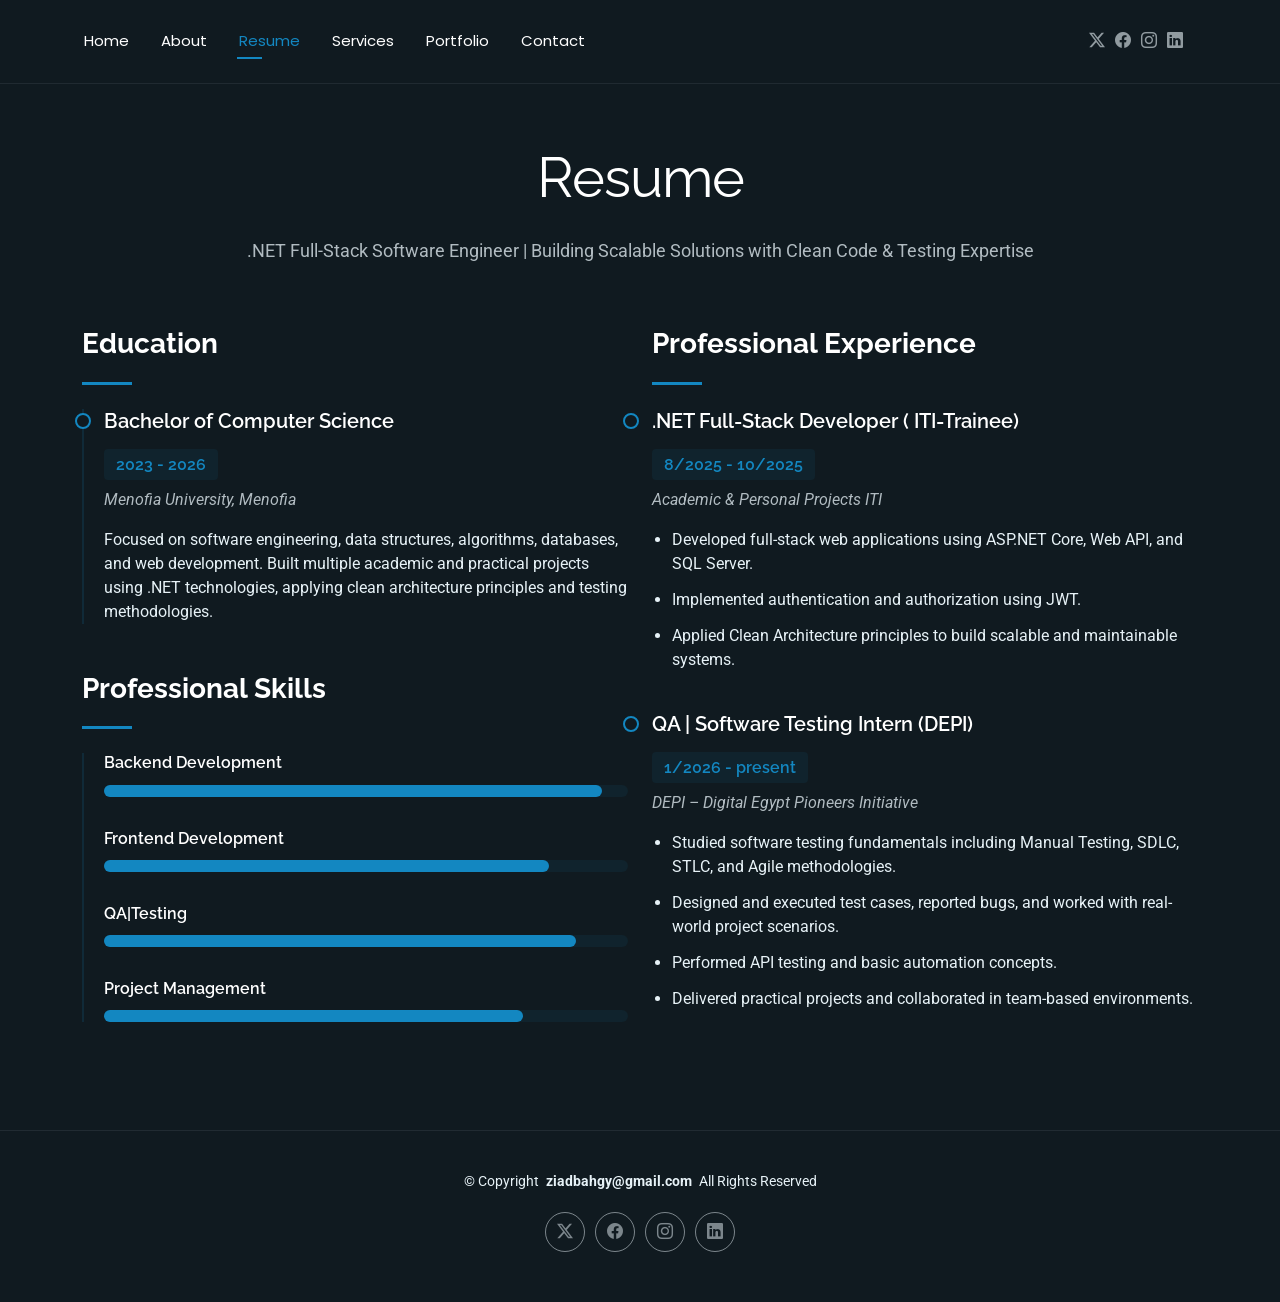
<file: resume.html>
<!DOCTYPE html>
<html lang="en">

<head>
  <meta charset="utf-8">
  <meta content="width=device-width, initial-scale=1.0" name="viewport">
  <title>Resume - ziadElbahgy</title>
  <meta name="description" content="">
  <meta name="keywords" content="">
<link rel="icon" href="data:,">
  <!-- Fonts -->
  <link href="https://fonts.googleapis.com" rel="preconnect">
  <link href="https://fonts.gstatic.com" rel="preconnect" crossorigin>
  <link href="https://fonts.googleapis.com/css2?family=Roboto:ital,wght@0,100;0,300;0,400;0,500;0,700;0,900;1,100;1,300;1,400;1,500;1,700;1,900&family=Poppins:ital,wght@0,100;0,200;0,300;0,400;0,500;0,600;0,700;0,800;0,900;1,100;1,200;1,300;1,400;1,500;1,600;1,700;1,800;1,900&family=Raleway:ital,wght@0,100;0,200;0,300;0,400;0,500;0,600;0,700;0,800;0,900;1,100;1,200;1,300;1,400;1,500;1,600;1,700;1,800;1,900&display=swap" rel="stylesheet">

  <!-- Vendor CSS Files -->
  <link href="assets/vendor/bootstrap/css/bootstrap.min.css" rel="stylesheet">
  <link href="assets/vendor/bootstrap-icons/bootstrap-icons.css" rel="stylesheet">
  <link href="assets/vendor/aos/aos.css" rel="stylesheet">
  <link href="assets/vendor/swiper/swiper-bundle.min.css" rel="stylesheet">
  <link href="assets/vendor/glightbox/css/glightbox.min.css" rel="stylesheet">

  <!-- Main CSS File -->
  <link href="assets/css/main.css" rel="stylesheet">

  <!-- =======================================================
  * Template Name: FolioOne
  * Template URL: https://bootstrapmade.com/folioone-bootstrap-portfolio-website-template/
  * Updated: Aug 23 2025 with Bootstrap v5.3.7
  * Author: BootstrapMade.com
  * License: https://bootstrapmade.com/license/
  ======================================================== -->
</head>

<body class="resume-page">

  <header id="header" class="header d-flex align-items-center light-background sticky-top">
    <div class="container position-relative d-flex align-items-center justify-content-between">

      <!-- <a href="index.html" class="logo d-flex align-items-center me-auto me-xl-0">
      <img src="assets/img/logo.webp" alt="">
      <h1 class="sitename">FolioOne</h1> 
    </a> -->

      <nav id="navmenu" class="navmenu">
        <ul>
          <li><a href="index.html">Home</a></li>
          <li><a href="about.html">About</a></li>
          <li><a href="resume.html" class="active">Resume</a></li>
          <li><a href="services.html">Services</a></li>
          <li><a href="portfolio.html">Portfolio</a></li>
          <!-- <li class="dropdown"><a href="#"><span>Dropdown</span> <i class="bi bi-chevron-down toggle-dropdown"></i></a>
            <ul>
              <li><a href="#">Dropdown 1</a></li>
              <li class="dropdown"><a href="#"><span>Deep Dropdown</span> <i class="bi bi-chevron-down toggle-dropdown"></i></a>
                <ul>
                  <li><a href="#">Deep Dropdown 1</a></li>
                  <li><a href="#">Deep Dropdown 2</a></li>
                  <li><a href="#">Deep Dropdown 3</a></li>
                  <li><a href="#">Deep Dropdown 4</a></li>
                  <li><a href="#">Deep Dropdown 5</a></li>
                </ul>
              </li> -->
              <!-- <li><a href="#">Dropdown 2</a></li>
              <li><a href="#">Dropdown 3</a></li>
              <li><a href="#">Dropdown 4</a></li>
            </ul>
          </li> -->
          <li><a href="contact.html">Contact</a></li>
        </ul>
        <i class="mobile-nav-toggle d-xl-none bi bi-list"></i>
      </nav>

     <div class="header-social-links">
        <a href="https://x.com/zbahgy" class="twitter"target="_blank"><i class="bi bi-twitter-x"></i></a>
        <a href="https://www.facebook.com/share/1L2y7xE9MW/" class="facebook"target="_blank"><i class="bi bi-facebook"></i></a>
        <a href="https://www.instagram.com/elbahgyziad?igsh=MTM4Ym1wMWdjNWVhbQ=="target="_blank" class="instagram"><i class="bi bi-instagram"></i></a>
        <a href="https://www.linkedin.com/in/ziad-mohamed-elbahgy?utm_source=share&utm_campaign=share_via&utm_content=profile&utm_medium=android_app" class="linkedin"target="_blank"><i class="bi bi-linkedin"></i></a>
      </div>

    </div>
  </header>

  <main class="main">

    <!-- Resume Section -->
    <section id="resume" class="resume section">

      <!-- Section Title -->
      <div class="container section-title" data-aos="fade-up">
        <h2>Resume</h2>
        <p>.NET Full-Stack Software Engineer | Building Scalable Solutions with Clean Code & Testing Expertise</p>
      </div><!-- End Section Title -->

      <div class="container" data-aos="fade-up" data-aos-delay="100">

        <div class="row">
          <div class="col-lg-6">

            <!-- Education Section -->
            <div class="resume-item" data-aos="fade-up">
              <h3 class="resume-title">Education</h3>

              <div class="resume-content">
                <article class="education-item">
                  <h4>Bachelor of Computer Science</h4>
                  <h5>2023 - 2026</h5>
                  <p class="institution"><em>Menofia University, Menofia</em></p>
                  <p>Focused on software engineering, data structures, algorithms, databases, and web development. Built multiple academic and practical projects using .NET technologies, applying clean architecture principles and testing methodologies.</p>
                </article>

                
              </div>
            </div><!-- End Education Section -->

            <!-- Professional Skills Section -->
            <div class="resume-item skills-animation" data-aos="fade-up">
              <h3 class="resume-title">Professional Skills</h3>

              <div class="resume-content">
                 <div class="skill-item">
                  <h4>Backend Development</h4>
                  <div class="progress">
                    <div class="progress-bar" role="progressbar" aria-valuenow="95" aria-valuemin="0" aria-valuemax="100"></div>
                  </div>
                </div>
                
                <div class="skill-item">
                  <h4>Frontend Development</h4>
                  <div class="progress">
                    <div class="progress-bar" role="progressbar" aria-valuenow="85" aria-valuemin="0" aria-valuemax="100"></div>
                  </div>
                </div>

               

                <div class="skill-item">
                  <h4>QA|Testing</h4>
                  <div class="progress">
                    <div class="progress-bar" role="progressbar" aria-valuenow="90" aria-valuemin="0" aria-valuemax="100"></div>
                  </div>
                </div>

                <div class="skill-item">
                  <h4>Project Management</h4>
                  <div class="progress">
                    <div class="progress-bar" role="progressbar" aria-valuenow="80" aria-valuemin="0" aria-valuemax="100"></div>
                  </div>
                </div>
              </div>
            </div><!-- End Professional Skills Section -->
          </div>

          <div class="col-lg-6">
            <!-- Experience Section -->
            <div class="resume-item" data-aos="fade-up" data-aos-delay="100">
              <h3 class="resume-title">Professional Experience</h3>
<!-- 
              <article class="experience-item">
                <h4>.NET Full-Stack Developer</h4>
                <h5>2023 - Present</h5>
                <p class="company"><em>Freelance / Personal Projects</em></p>
                <ul>
                  <li>Design and develop scalable web applications using ASP.NET Core, Web API, and SQL Server.</li>
                  <li>Build responsive front-end interfaces and integrate them seamlessly with backend services.</li>
                  <li>Apply Clean Architecture principles and implement authentication using JWT.</li>
                  <li>Write unit and integration tests to ensure code quality, performance, and reliability.</li>
                </ul>
              </article> -->

               <article class="experience-item">
                    <h4>.NET Full-Stack Developer ( ITI-Trainee)</h4>
                    <h5>8/2025  - 10/2025 </h5>
                    <p class="company"><em>Academic & Personal Projects ITI</em></p>
                    <ul>
                      <li>Developed full-stack web applications using ASP.NET Core, Web API, and SQL Server.</li>
                      <li>Implemented authentication and authorization using JWT.</li>
                      <li>Applied Clean Architecture principles to build scalable and maintainable systems.</li>
                     
                    </ul>
                  </article>

               <article class="experience-item">
                  <h4>QA | Software Testing Intern (DEPI)</h4>
                  <h5>1/2026  - present </h5>
                  <p class="company"><em>DEPI – Digital Egypt Pioneers Initiative</em></p>
                  <ul>
                    <li>Studied software testing fundamentals including Manual Testing, SDLC, STLC, and Agile methodologies.</li>
                    <li>Designed and executed test cases, reported bugs, and worked with real-world project scenarios.</li>
                    <li>Performed API testing and basic automation concepts.</li>
                    <li>Delivered practical projects and collaborated in team-based environments.</li>
                  </ul>
                </article>
                
              </div>
            </div><!-- End Experience Section -->



            
          </div>
        </div>

      </div>

    </section><!-- /Resume Section -->

  </main>

  <footer id="footer" class="footer">

    <div class="container">
      <div class="copyright text-center ">
        <p>© <span>Copyright</span> <strong class="px-1 sitename">ziadbahgy@gmail.com</strong> <span>All Rights Reserved<br></span></p>
      </div>
      <div class="social-links d-flex justify-content-center">
      <a href="https://x.com/zbahgy" class="twitter"target="_blank"><i class="bi bi-twitter-x"></i></a>
        <a href="https://www.facebook.com/share/1L2y7xE9MW/" class="facebook"target="_blank"><i class="bi bi-facebook"></i></a>
        <a href="https://www.instagram.com/elbahgyziad?igsh=MTM4Ym1wMWdjNWVhbQ=="target="_blank" class="instagram"><i class="bi bi-instagram"></i></a>
        <a href="https://www.linkedin.com/in/ziad-mohamed-elbahgy?utm_source=share&utm_campaign=share_via&utm_content=profile&utm_medium=android_app" class="linkedin"target="_blank"><i class="bi bi-linkedin"></i></a>
       </div>
      <div class="credits">
        <!-- All the links in the footer should remain intact. -->
        <!-- You can delete the links only if you've purchased the pro version. -->
        <!-- Licensing information: https://bootstrapmade.com/license/ -->
        <!-- Purchase the pro version with working PHP/AJAX contact form: [buy-url] -->
       
      </div>
    </div>

  </footer>

  <!-- Scroll Top -->
  <a href="#" id="scroll-top" class="scroll-top d-flex align-items-center justify-content-center"><i class="bi bi-arrow-up-short"></i></a>

  <!-- Preloader -->
  <div id="preloader"></div>

  <!-- Vendor JS Files -->
  <script src="assets/vendor/bootstrap/js/bootstrap.bundle.min.js"></script>
  <script src="assets/vendor/php-email-form/validate.js"></script>
  <script src="assets/vendor/aos/aos.js"></script>
  <script src="assets/vendor/typed.js/typed.umd.js"></script>
  <script src="assets/vendor/waypoints/noframework.waypoints.js"></script>
  <script src="assets/vendor/purecounter/purecounter_vanilla.js"></script>
  <script src="assets/vendor/swiper/swiper-bundle.min.js"></script>
  <script src="assets/vendor/imagesloaded/imagesloaded.pkgd.min.js"></script>
  <script src="assets/vendor/isotope-layout/isotope.pkgd.min.js"></script>
  <script src="assets/vendor/glightbox/js/glightbox.min.js"></script>

  <!-- Main JS File -->
  <script src="assets/js/main.js"></script>

</body>

</html>
</file>
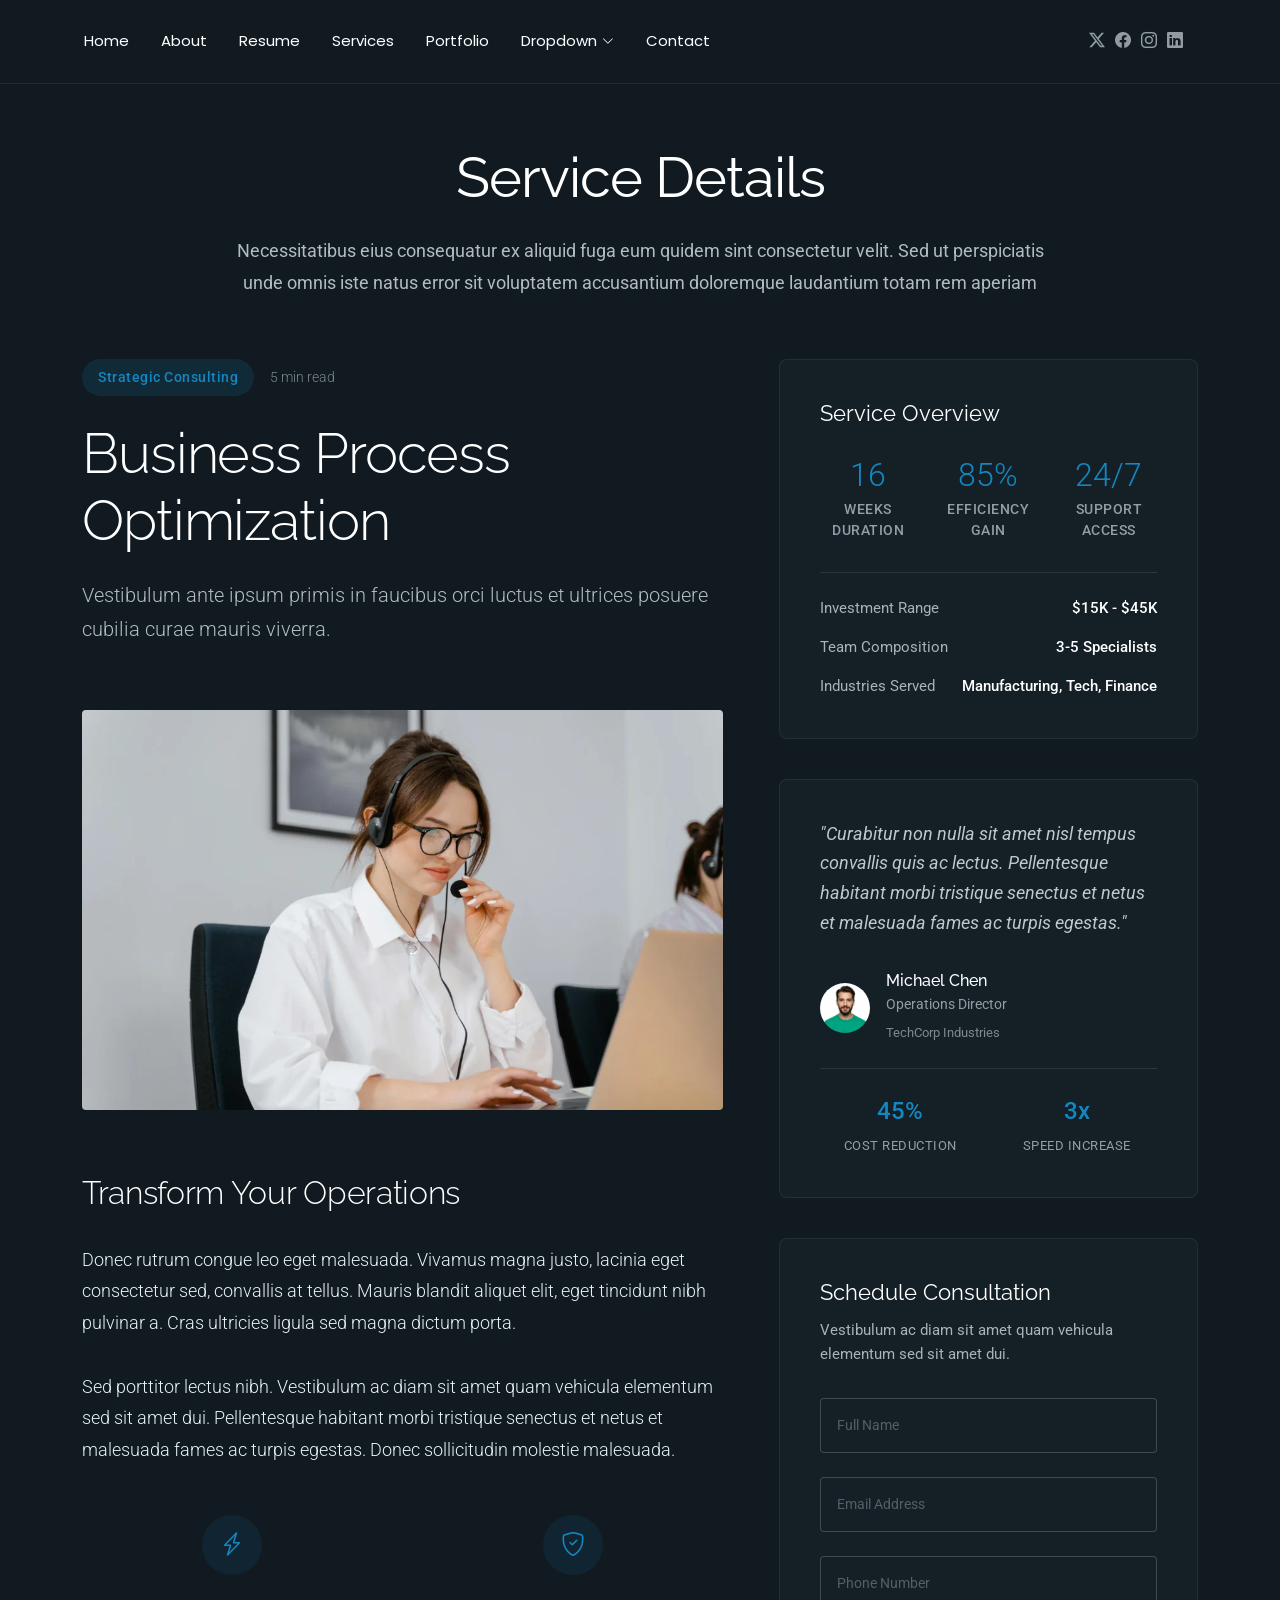
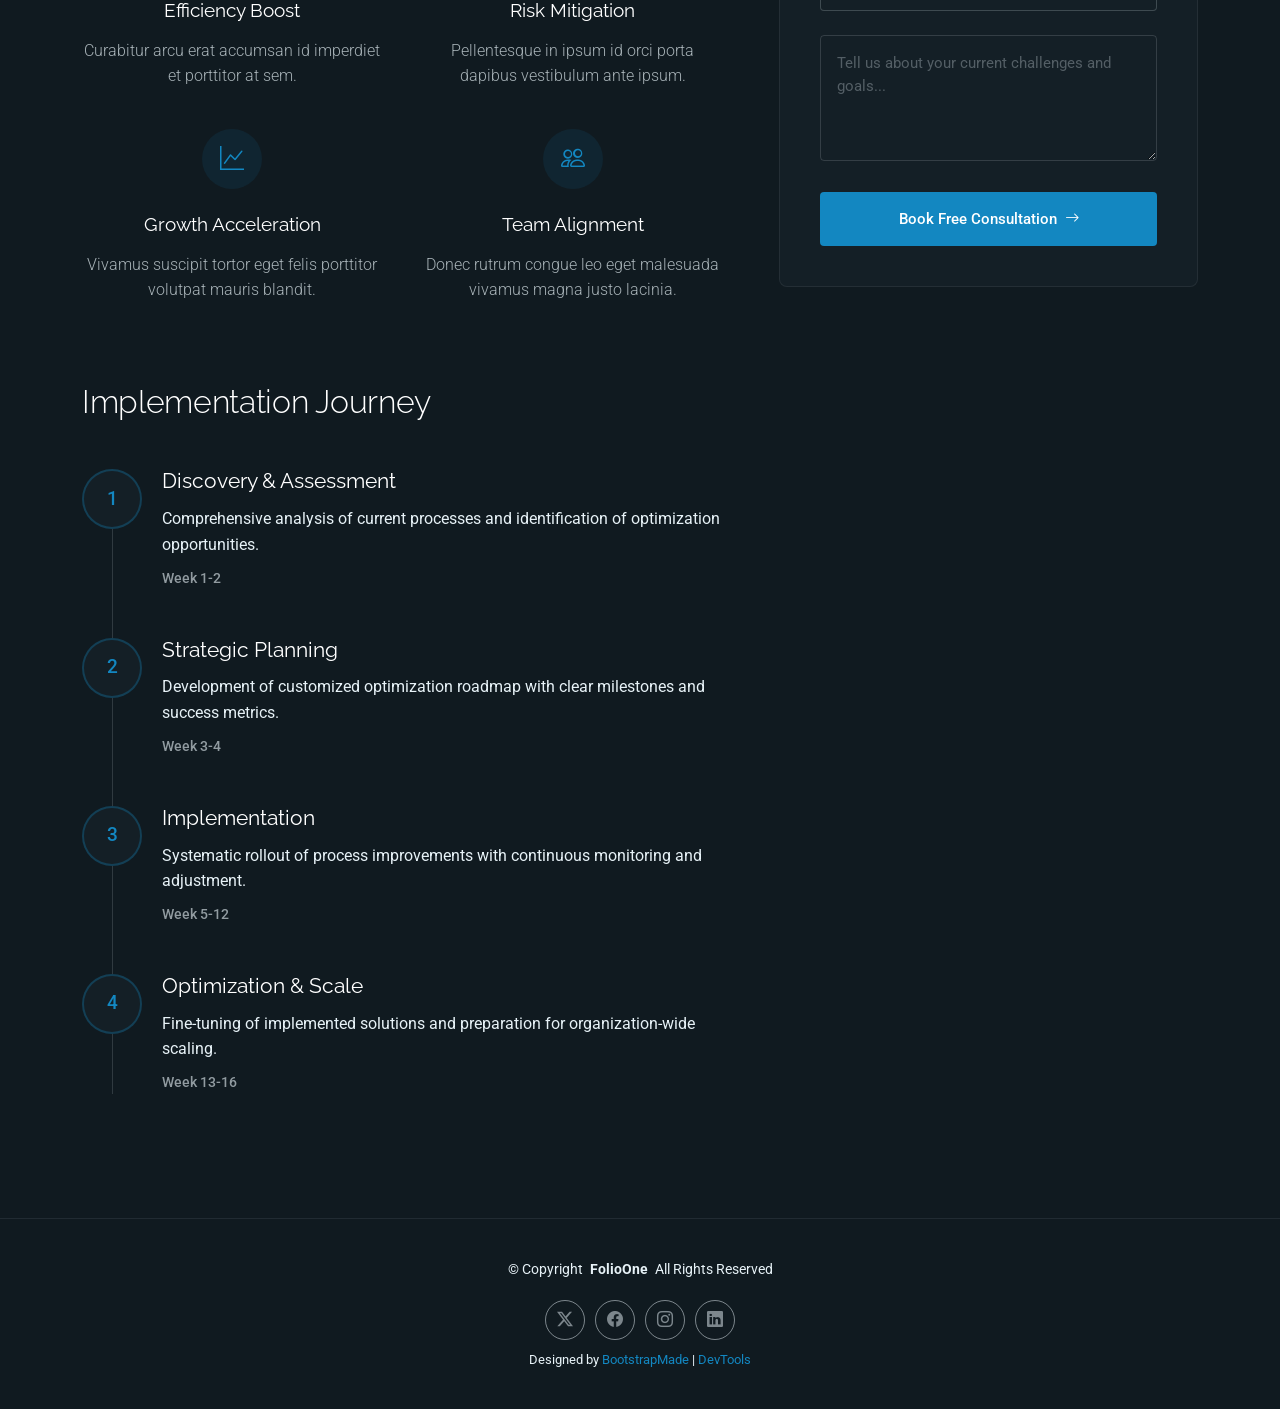
<file: service-details.html>
<!DOCTYPE html>
<html lang="en">

<head>
  <meta charset="utf-8">
  <meta content="width=device-width, initial-scale=1.0" name="viewport">
  <title>Service Details - FolioOne Bootstrap Template</title>
  <meta name="description" content="">
  <meta name="keywords" content="">
<link rel="icon" href="data:,">
  <!-- Fonts -->
  <link href="https://fonts.googleapis.com" rel="preconnect">
  <link href="https://fonts.gstatic.com" rel="preconnect" crossorigin>
  <link href="https://fonts.googleapis.com/css2?family=Roboto:ital,wght@0,100;0,300;0,400;0,500;0,700;0,900;1,100;1,300;1,400;1,500;1,700;1,900&family=Poppins:ital,wght@0,100;0,200;0,300;0,400;0,500;0,600;0,700;0,800;0,900;1,100;1,200;1,300;1,400;1,500;1,600;1,700;1,800;1,900&family=Raleway:ital,wght@0,100;0,200;0,300;0,400;0,500;0,600;0,700;0,800;0,900;1,100;1,200;1,300;1,400;1,500;1,600;1,700;1,800;1,900&display=swap" rel="stylesheet">

  <!-- Vendor CSS Files -->
  <link href="assets/vendor/bootstrap/css/bootstrap.min.css" rel="stylesheet">
  <link href="assets/vendor/bootstrap-icons/bootstrap-icons.css" rel="stylesheet">
  <link href="assets/vendor/aos/aos.css" rel="stylesheet">
  <link href="assets/vendor/swiper/swiper-bundle.min.css" rel="stylesheet">
  <link href="assets/vendor/glightbox/css/glightbox.min.css" rel="stylesheet">

  <!-- Main CSS File -->
  <link href="assets/css/main.css" rel="stylesheet">

  <!-- =======================================================
  * Template Name: FolioOne
  * Template URL: https://bootstrapmade.com/folioone-bootstrap-portfolio-website-template/
  * Updated: Aug 23 2025 with Bootstrap v5.3.7
  * Author: BootstrapMade.com
  * License: https://bootstrapmade.com/license/
  ======================================================== -->
</head>

<body class="service-details-page">

  <header id="header" class="header d-flex align-items-center light-background sticky-top">
    <div class="container position-relative d-flex align-items-center justify-content-between">

      <!-- <a href="index.html" class="logo d-flex align-items-center me-auto me-xl-0">
      <img src="assets/img/logo.webp" alt="">
      <h1 class="sitename">FolioOne</h1> 
    </a> -->

      <nav id="navmenu" class="navmenu">
        <ul>
          <li><a href="index.html">Home</a></li>
          <li><a href="about.html">About</a></li>
          <li><a href="resume.html">Resume</a></li>
          <li><a href="services.html">Services</a></li>
          <li><a href="portfolio.html">Portfolio</a></li>
          <li class="dropdown"><a href="#"><span>Dropdown</span> <i class="bi bi-chevron-down toggle-dropdown"></i></a>
            <ul>
              <li><a href="#">Dropdown 1</a></li>
              <li class="dropdown"><a href="#"><span>Deep Dropdown</span> <i class="bi bi-chevron-down toggle-dropdown"></i></a>
                <ul>
                  <li><a href="#">Deep Dropdown 1</a></li>
                  <li><a href="#">Deep Dropdown 2</a></li>
                  <li><a href="#">Deep Dropdown 3</a></li>
                  <li><a href="#">Deep Dropdown 4</a></li>
                  <li><a href="#">Deep Dropdown 5</a></li>
                </ul>
              </li>
              <li><a href="#">Dropdown 2</a></li>
              <li><a href="#">Dropdown 3</a></li>
              <li><a href="#">Dropdown 4</a></li>
            </ul>
          </li>
          <li><a href="contact.html">Contact</a></li>
        </ul>
        <i class="mobile-nav-toggle d-xl-none bi bi-list"></i>
      </nav>

      <div class="header-social-links">
        <a href="#" class="twitter"><i class="bi bi-twitter-x"></i></a>
        <a href="#" class="facebook"><i class="bi bi-facebook"></i></a>
        <a href="#" class="instagram"><i class="bi bi-instagram"></i></a>
        <a href="#" class="linkedin"><i class="bi bi-linkedin"></i></a>
      </div>

    </div>
  </header>

  <main class="main">

    <!-- Service Details Section -->
    <section id="service-details" class="service-details section">

      <!-- Section Title -->
      <div class="container section-title" data-aos="fade-up">
        <h2>Service Details</h2>
        <p>Necessitatibus eius consequatur ex aliquid fuga eum quidem sint consectetur velit. Sed ut perspiciatis unde omnis iste natus error sit voluptatem accusantium doloremque laudantium totam rem aperiam</p>
      </div><!-- End Section Title -->

      <div class="container" data-aos="fade-up" data-aos-delay="100">

        <div class="row">

          <!-- Main Content Area -->
          <div class="col-lg-7">

            <!-- Hero Service Introduction -->
            <div class="service-hero" data-aos="fade-up" data-aos-delay="100">
              <div class="service-meta">
                <span class="service-category">Strategic Consulting</span>
                <span class="reading-time">5 min read</span>
              </div>
              <h1>Business Process Optimization</h1>
              <p class="service-description">Vestibulum ante ipsum primis in faucibus orci luctus et ultrices posuere cubilia curae mauris viverra.</p>
            </div>

            <!-- Service Visual -->
            <div class="service-visual" data-aos="zoom-in" data-aos-delay="200">
              <img src="assets/img/services/services-7.webp" alt="Business Process Optimization" class="img-fluid">
            </div>

            <!-- Service Content -->
            <div class="service-narrative" data-aos="fade-up" data-aos-delay="300">
              <h3>Transform Your Operations</h3>
              <p>Donec rutrum congue leo eget malesuada. Vivamus magna justo, lacinia eget consectetur sed, convallis at tellus. Mauris blandit aliquet elit, eget tincidunt nibh pulvinar a. Cras ultricies ligula sed magna dictum porta.</p>

              <p>Sed porttitor lectus nibh. Vestibulum ac diam sit amet quam vehicula elementum sed sit amet dui. Pellentesque habitant morbi tristique senectus et netus et malesuada fames ac turpis egestas. Donec sollicitudin molestie malesuada.</p>

              <!-- Key Benefits Grid -->
              <div class="benefits-grid" data-aos="fade-up" data-aos-delay="400">
                <div class="benefit-card">
                  <div class="benefit-icon">
                    <i class="bi bi-lightning-charge"></i>
                  </div>
                  <h4>Efficiency Boost</h4>
                  <p>Curabitur arcu erat accumsan id imperdiet et porttitor at sem.</p>
                </div>

                <div class="benefit-card">
                  <div class="benefit-icon">
                    <i class="bi bi-shield-check"></i>
                  </div>
                  <h4>Risk Mitigation</h4>
                  <p>Pellentesque in ipsum id orci porta dapibus vestibulum ante ipsum.</p>
                </div>

                <div class="benefit-card">
                  <div class="benefit-icon">
                    <i class="bi bi-graph-up"></i>
                  </div>
                  <h4>Growth Acceleration</h4>
                  <p>Vivamus suscipit tortor eget felis porttitor volutpat mauris blandit.</p>
                </div>

                <div class="benefit-card">
                  <div class="benefit-icon">
                    <i class="bi bi-people"></i>
                  </div>
                  <h4>Team Alignment</h4>
                  <p>Donec rutrum congue leo eget malesuada vivamus magna justo lacinia.</p>
                </div>
              </div>

            </div>

            <!-- Implementation Timeline -->
            <div class="timeline-section" data-aos="fade-up" data-aos-delay="500">
              <h3>Implementation Journey</h3>
              <div class="timeline">
                <div class="timeline-item">
                  <div class="timeline-marker">
                    <span>1</span>
                  </div>
                  <div class="timeline-content">
                    <h4>Discovery &amp; Assessment</h4>
                    <p>Comprehensive analysis of current processes and identification of optimization opportunities.</p>
                    <small>Week 1-2</small>
                  </div>
                </div>

                <div class="timeline-item">
                  <div class="timeline-marker">
                    <span>2</span>
                  </div>
                  <div class="timeline-content">
                    <h4>Strategic Planning</h4>
                    <p>Development of customized optimization roadmap with clear milestones and success metrics.</p>
                    <small>Week 3-4</small>
                  </div>
                </div>

                <div class="timeline-item">
                  <div class="timeline-marker">
                    <span>3</span>
                  </div>
                  <div class="timeline-content">
                    <h4>Implementation</h4>
                    <p>Systematic rollout of process improvements with continuous monitoring and adjustment.</p>
                    <small>Week 5-12</small>
                  </div>
                </div>

                <div class="timeline-item">
                  <div class="timeline-marker">
                    <span>4</span>
                  </div>
                  <div class="timeline-content">
                    <h4>Optimization &amp; Scale</h4>
                    <p>Fine-tuning of implemented solutions and preparation for organization-wide scaling.</p>
                    <small>Week 13-16</small>
                  </div>
                </div>
              </div>
            </div>

          </div><!-- End Main Content -->

          <!-- Service Sidebar -->
          <div class="col-lg-5">
            <div class="service-sidebar" data-aos="fade-up" data-aos-delay="200">

              <!-- Service Overview Card -->
              <div class="overview-card">
                <div class="overview-header">
                  <h4>Service Overview</h4>
                </div>
                <div class="overview-stats">
                  <div class="stat-item">
                    <div class="stat-number">16</div>
                    <div class="stat-label">Weeks Duration</div>
                  </div>
                  <div class="stat-item">
                    <div class="stat-number">85%</div>
                    <div class="stat-label">Efficiency Gain</div>
                  </div>
                  <div class="stat-item">
                    <div class="stat-number">24/7</div>
                    <div class="stat-label">Support Access</div>
                  </div>
                </div>

                <div class="overview-details">
                  <div class="detail-row">
                    <span class="detail-label">Investment Range</span>
                    <span class="detail-value">$15K - $45K</span>
                  </div>
                  <div class="detail-row">
                    <span class="detail-label">Team Composition</span>
                    <span class="detail-value">3-5 Specialists</span>
                  </div>
                  <div class="detail-row">
                    <span class="detail-label">Industries Served</span>
                    <span class="detail-value">Manufacturing, Tech, Finance</span>
                  </div>
                </div>
              </div>

              <!-- Client Success Story -->
              <div class="success-story">
                <div class="story-quote">
                  <p>"Curabitur non nulla sit amet nisl tempus convallis quis ac lectus. Pellentesque habitant morbi tristique senectus et netus et malesuada fames ac turpis egestas."</p>
                </div>
                <div class="story-author">
                  <img src="assets/img/person/person-m-8.webp" alt="Michael Chen" class="author-avatar">
                  <div class="author-details">
                    <h5>Michael Chen</h5>
                    <span>Operations Director</span>
                    <small>TechCorp Industries</small>
                  </div>
                </div>
                <div class="story-metrics">
                  <div class="metric">
                    <span class="metric-value">45%</span>
                    <span class="metric-label">Cost Reduction</span>
                  </div>
                  <div class="metric">
                    <span class="metric-value">3x</span>
                    <span class="metric-label">Speed Increase</span>
                  </div>
                </div>
              </div>

              <!-- Consultation Form -->
              <div class="consultation-form">
                <div class="form-header">
                  <h4>Schedule Consultation</h4>
                  <p>Vestibulum ac diam sit amet quam vehicula elementum sed sit amet dui.</p>
                </div>

                <form action="forms/consultation.php" method="post" class="php-email-form">
                  <div class="form-group">
                    <input type="text" name="name" class="form-input" placeholder="Full Name" required="">
                  </div>

                  <div class="form-group">
                    <input type="email" name="email" class="form-input" placeholder="Email Address" required="">
                  </div>

                  <div class="form-group">
                    <input type="tel" name="phone" class="form-input" placeholder="Phone Number">
                  </div>

                  <input type="hidden" name="subject" value="Business Process Optimization Consultation">

                  <div class="form-group">
                    <textarea name="message" class="form-input" rows="4" placeholder="Tell us about your current challenges and goals..." required=""></textarea>
                  </div>

                  <div class="loading">Loading</div>
                  <div class="error-message"></div>
                  <div class="sent-message">Your consultation request has been sent. Thank you!</div>

                  <button type="submit" class="btn-consultation">
                    <span>Book Free Consultation</span>
                    <i class="bi bi-arrow-right"></i>
                  </button>
                </form>
              </div>

            </div>
          </div><!-- End Sidebar -->

        </div>

      </div>

    </section><!-- /Service Details Section -->

  </main>

  <footer id="footer" class="footer">

    <div class="container">
      <div class="copyright text-center ">
        <p>© <span>Copyright</span> <strong class="px-1 sitename">FolioOne</strong> <span>All Rights Reserved<br></span></p>
      </div>
      <div class="social-links d-flex justify-content-center">
        <a href=""><i class="bi bi-twitter-x"></i></a>
        <a href=""><i class="bi bi-facebook"></i></a>
        <a href=""><i class="bi bi-instagram"></i></a>
        <a href=""><i class="bi bi-linkedin"></i></a>
      </div>
      <div class="credits">
        <!-- All the links in the footer should remain intact. -->
        <!-- You can delete the links only if you've purchased the pro version. -->
        <!-- Licensing information: https://bootstrapmade.com/license/ -->
        <!-- Purchase the pro version with working PHP/AJAX contact form: [buy-url] -->
        Designed by <a href="https://bootstrapmade.com/">BootstrapMade</a> | <a href="https://bootstrapmade.com/tools/">DevTools</a>
      </div>
    </div>

  </footer>

  <!-- Scroll Top -->
  <a href="#" id="scroll-top" class="scroll-top d-flex align-items-center justify-content-center"><i class="bi bi-arrow-up-short"></i></a>

  <!-- Preloader -->
  <div id="preloader"></div>

  <!-- Vendor JS Files -->
  <script src="assets/vendor/bootstrap/js/bootstrap.bundle.min.js"></script>
  <script src="assets/vendor/php-email-form/validate.js"></script>
  <script src="assets/vendor/aos/aos.js"></script>
  <script src="assets/vendor/typed.js/typed.umd.js"></script>
  <script src="assets/vendor/waypoints/noframework.waypoints.js"></script>
  <script src="assets/vendor/purecounter/purecounter_vanilla.js"></script>
  <script src="assets/vendor/swiper/swiper-bundle.min.js"></script>
  <script src="assets/vendor/imagesloaded/imagesloaded.pkgd.min.js"></script>
  <script src="assets/vendor/isotope-layout/isotope.pkgd.min.js"></script>
  <script src="assets/vendor/glightbox/js/glightbox.min.js"></script>

  <!-- Main JS File -->
  <script src="assets/js/main.js"></script>

</body>

</html>
</file>
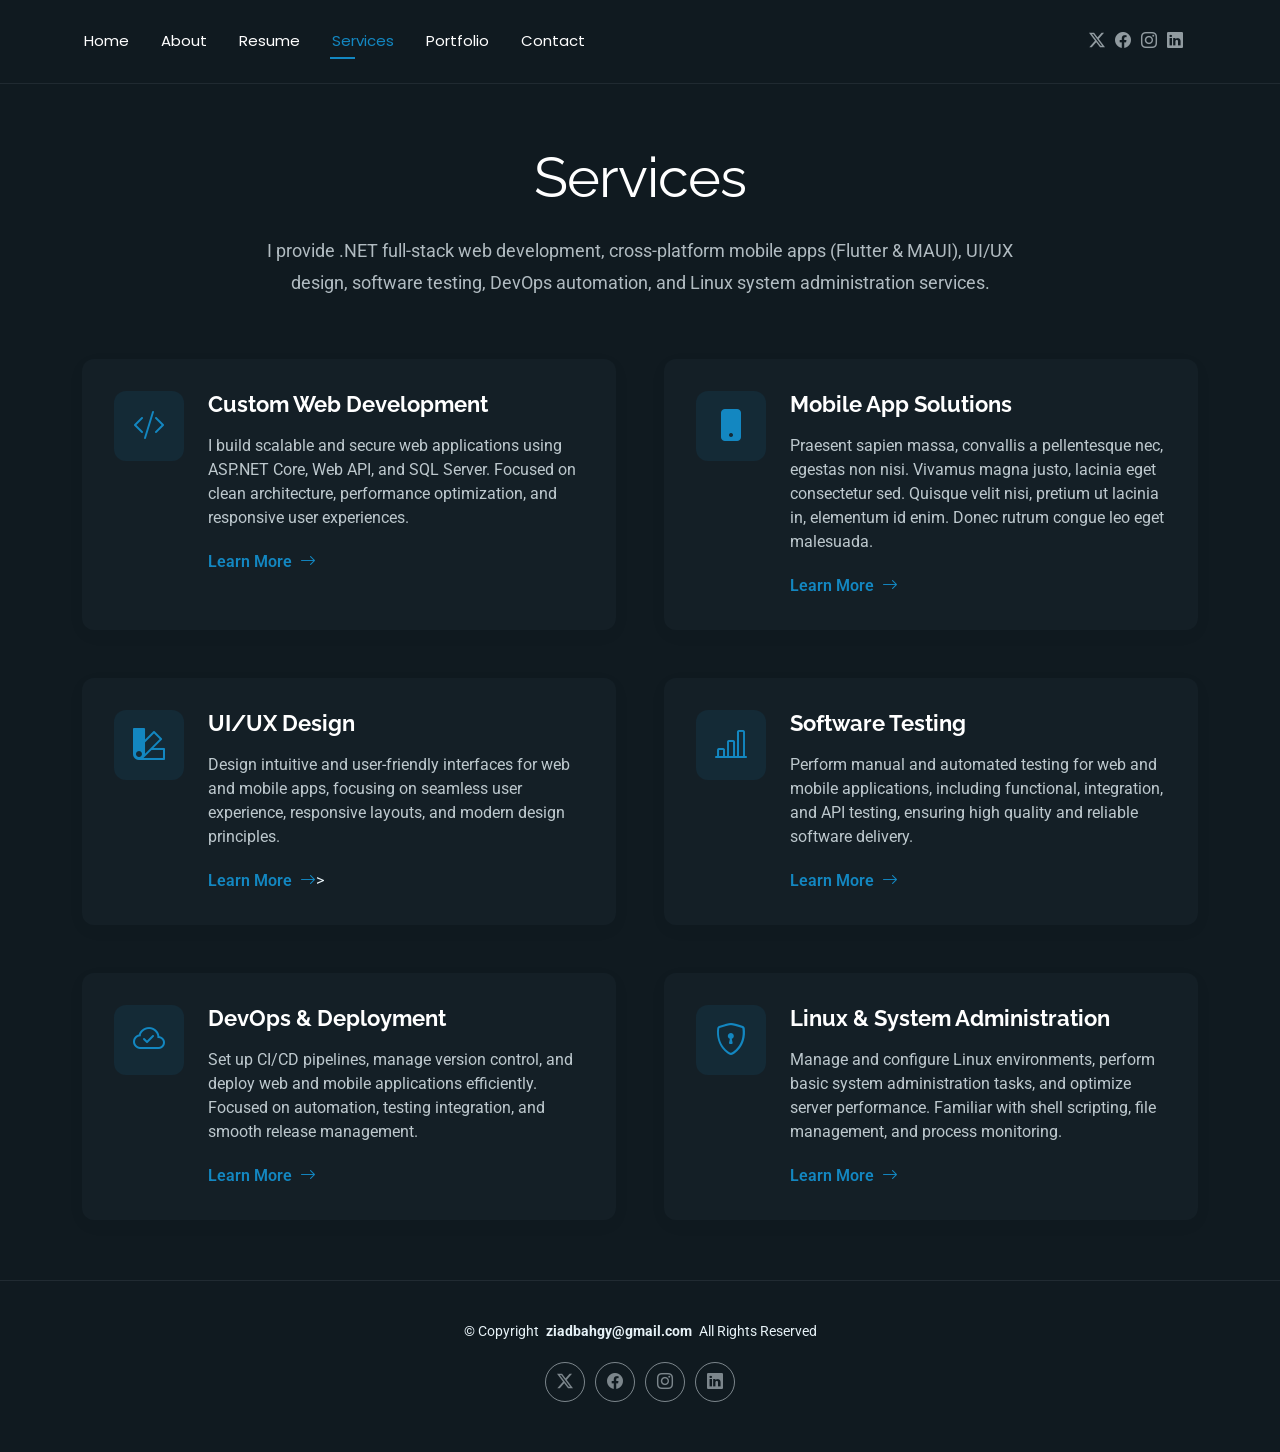
<file: services.html>
<!DOCTYPE html>
<html lang="en">

<head>
  <meta charset="utf-8">
  <meta content="width=device-width, initial-scale=1.0" name="viewport">
  <title>Services - ziadElbahgy</title>
  <meta name="description" content="">
  <meta name="keywords" content="">
<link rel="icon" href="data:,">
  <!-- Fonts -->
  <link href="https://fonts.googleapis.com" rel="preconnect">
  <link href="https://fonts.gstatic.com" rel="preconnect" crossorigin>
  <link href="https://fonts.googleapis.com/css2?family=Roboto:ital,wght@0,100;0,300;0,400;0,500;0,700;0,900;1,100;1,300;1,400;1,500;1,700;1,900&family=Poppins:ital,wght@0,100;0,200;0,300;0,400;0,500;0,600;0,700;0,800;0,900;1,100;1,200;1,300;1,400;1,500;1,600;1,700;1,800;1,900&family=Raleway:ital,wght@0,100;0,200;0,300;0,400;0,500;0,600;0,700;0,800;0,900;1,100;1,200;1,300;1,400;1,500;1,600;1,700;1,800;1,900&display=swap" rel="stylesheet">

  <!-- Vendor CSS Files -->
  <link href="assets/vendor/bootstrap/css/bootstrap.min.css" rel="stylesheet">
  <link href="assets/vendor/bootstrap-icons/bootstrap-icons.css" rel="stylesheet">
  <link href="assets/vendor/aos/aos.css" rel="stylesheet">
  <link href="assets/vendor/swiper/swiper-bundle.min.css" rel="stylesheet">
  <link href="assets/vendor/glightbox/css/glightbox.min.css" rel="stylesheet">

  <!-- Main CSS File -->
  <link href="assets/css/main.css" rel="stylesheet">

  <!-- =======================================================
  * Template Name: FolioOne
  * Template URL: https://bootstrapmade.com/folioone-bootstrap-portfolio-website-template/
  * Updated: Aug 23 2025 with Bootstrap v5.3.7
  * Author: BootstrapMade.com
  * License: https://bootstrapmade.com/license/
  ======================================================== -->
</head>

<body class="services-page">

  <header id="header" class="header d-flex align-items-center light-background sticky-top">
    <div class="container position-relative d-flex align-items-center justify-content-between">

      <!-- <a href="index.html" class="logo d-flex align-items-center me-auto me-xl-0">
      <img src="assets/img/logo.webp" alt="">
      <h1 class="sitename">FolioOne</h1> 
    </a> -->

      <nav id="navmenu" class="navmenu">
        <ul>
          <li><a href="index.html">Home</a></li>
          <li><a href="about.html">About</a></li>
          <li><a href="resume.html">Resume</a></li>
          <li><a href="services.html" class="active">Services</a></li>
          <li><a href="portfolio.html">Portfolio</a></li>
          <!-- <li class="dropdown"><a href="#"><span>Dropdown</span> <i class="bi bi-chevron-down toggle-dropdown"></i></a>
            <ul>
              <li><a href="#">Dropdown 1</a></li>
              <li class="dropdown"><a href="#"><span>Deep Dropdown</span> <i class="bi bi-chevron-down toggle-dropdown"></i></a>
                <ul>
                  <li><a href="#">Deep Dropdown 1</a></li>
                  <li><a href="#">Deep Dropdown 2</a></li>
                  <li><a href="#">Deep Dropdown 3</a></li>
                  <li><a href="#">Deep Dropdown 4</a></li>
                  <li><a href="#">Deep Dropdown 5</a></li>
                </ul>
              </li>
              <li><a href="#">Dropdown 2</a></li>
              <li><a href="#">Dropdown 3</a></li>
              <li><a href="#">Dropdown 4</a></li>
            </ul>
          </li> -->
          <li><a href="contact.html">Contact</a></li>
        </ul>
        <i class="mobile-nav-toggle d-xl-none bi bi-list"></i>
      </nav>

      <div class="header-social-links">
        <a href="https://x.com/zbahgy" class="twitter"target="_blank"><i class="bi bi-twitter-x"></i></a>
        <a href="https://www.facebook.com/share/1L2y7xE9MW/" class="facebook"target="_blank"><i class="bi bi-facebook"></i></a>
        <a href="https://www.instagram.com/elbahgyziad?igsh=MTM4Ym1wMWdjNWVhbQ=="target="_blank" class="instagram"><i class="bi bi-instagram"></i></a>
        <a href="https://www.linkedin.com/in/ziad-mohamed-elbahgy?utm_source=share&utm_campaign=share_via&utm_content=profile&utm_medium=android_app" class="linkedin"target="_blank"><i class="bi bi-linkedin"></i></a>
     </div>

    </div>
  </header>

  <main class="main">

    <!-- Services Section -->
    <section id="services" class="services section">

      <!-- Section Title -->
      <div class="container section-title" data-aos="fade-up">
        <h2>Services</h2>
        <p>I provide .NET full-stack web development, cross-platform mobile apps (Flutter & MAUI), UI/UX design, software testing, DevOps automation, and Linux system administration services.</p>
      </div><!-- End Section Title -->

      <div class="container" data-aos="fade-up" data-aos-delay="100">

        <div class="row justify-content-center g-5">

          <div class="col-md-6" data-aos="fade-right" data-aos-delay="100">
            <div class="service-item">
              <div class="service-icon">
                <i class="bi bi-code-slash"></i>
              </div>
              <div class="service-content">
                <h3>Custom Web Development</h3>
                <p>I build scalable and secure web applications using ASP.NET Core, Web API, and SQL Server. Focused on clean architecture, performance optimization, and responsive user experiences.</p>
                <a href="service-details.html" class="service-link">
                  <span>Learn More</span>
                  <i class="bi bi-arrow-right"></i>
                </a>
              </div>
            </div>
          </div><!-- End Service Item -->

          <div class="col-md-6" data-aos="fade-left" data-aos-delay="100">
            <div class="service-item">
              <div class="service-icon">
                <i class="bi bi-phone-fill"></i>
              </div>
              <div class="service-content">
                <h3>Mobile App Solutions</h3>
                <p>Praesent sapien massa, convallis a pellentesque nec, egestas non nisi. Vivamus magna justo, lacinia eget consectetur sed. Quisque velit nisi, pretium ut lacinia in, elementum id enim. Donec rutrum congue leo eget malesuada.</p>
                <a href="service-details.html" class="service-link">
                  <span>Learn More</span>
                  <i class="bi bi-arrow-right"></i>
                </a>
              </div>
            </div>
          </div><!-- End Service Item -->

          <div class="col-md-6" data-aos="fade-right" data-aos-delay="200">
            <div class="service-item">
              <div class="service-icon">
                <i class="bi bi-palette2"></i>
              </div>
              <div class="service-content">
                                <h3>UI/UX Design</h3>
                  <p>Design intuitive and user-friendly interfaces for web and mobile apps, focusing on seamless user experience, responsive layouts, and modern design principles.</p>
                  <a href="service-details.html" class="service-link">
                    <span>Learn More</span>
                    <i class="bi bi-arrow-right"></i>
                  </a>>
              </div>
            </div>
          </div><!-- End Service Item -->

          <div class="col-md-6" data-aos="fade-left" data-aos-delay="200">
            <div class="service-item">
              <div class="service-icon">
                <i class="bi bi-bar-chart-line"></i>
              </div>
              <div class="service-content">
                <h3>Software Testing</h3>
                <p>Perform manual and automated testing for web and mobile applications, including functional, integration, and API testing, ensuring high quality and reliable software delivery.</p>
                <a href="service-details.html" class="service-link">
                  <span>Learn More</span>
                  <i class="bi bi-arrow-right"></i>
                </a>
              </div>
            </div>
          </div><!-- End Service Item -->

          <div class="col-md-6" data-aos="fade-right" data-aos-delay="300">
            <div class="service-item">
              <div class="service-icon">
                <i class="bi bi-cloud-check"></i>
              </div>
              <div class="service-content">
              <h3>DevOps & Deployment</h3>
                <p>Set up CI/CD pipelines, manage version control, and deploy web and mobile applications efficiently. Focused on automation, testing integration, and smooth release management.</p>
                <a href="service-details.html" class="service-link">
                  <span>Learn More</span>
                  <i class="bi bi-arrow-right"></i>
                </a>
              </div>
            </div>
          </div><!-- End Service Item -->

          <div class="col-md-6" data-aos="fade-left" data-aos-delay="300">
            <div class="service-item">
              <div class="service-icon">
                <i class="bi bi-shield-lock"></i>
              </div>
                <div class="service-content">
                <h3>Linux & System Administration</h3>
                <p>Manage and configure Linux environments, perform basic system administration tasks, and optimize server performance. Familiar with shell scripting, file management, and process monitoring.</p>
                <a href="service-details.html" class="service-link">
                  <span>Learn More</span>
                  <i class="bi bi-arrow-right"></i>
                </a>
              </div>
            </div>
          </div><!-- End Service Item -->

        </div>

      </div>

    </section><!-- /Services Section -->

  </main>

  <footer id="footer" class="footer">

    <div class="container">
      <div class="copyright text-center ">
        <p>© <span>Copyright</span> <strong class="px-1 sitename">ziadbahgy@gmail.com</strong> <span>All Rights Reserved<br></span></p>
      </div>
      <div class="social-links d-flex justify-content-center">
        <a href="https://x.com/zbahgy" class="twitter"target="_blank"><i class="bi bi-twitter-x"></i></a>
        <a href="https://www.facebook.com/share/1L2y7xE9MW/" class="facebook"target="_blank"><i class="bi bi-facebook"></i></a>
        <a href="https://www.instagram.com/elbahgyziad?igsh=MTM4Ym1wMWdjNWVhbQ=="target="_blank" class="instagram"><i class="bi bi-instagram"></i></a>
        <a href="https://www.linkedin.com/in/ziad-mohamed-elbahgy?utm_source=share&utm_campaign=share_via&utm_content=profile&utm_medium=android_app" class="linkedin"target="_blank"><i class="bi bi-linkedin"></i></a>
      </div>
      <div class="credits">
        <!-- All the links in the footer should remain intact. -->
        <!-- You can delete the links only if you've purchased the pro version. -->
        <!-- Licensing information: https://bootstrapmade.com/license/ -->
        <!-- Purchase the pro version with working PHP/AJAX contact form: [buy-url] -->
        
      </div>
    </div>

  </footer>

  <!-- Scroll Top -->
  <a href="#" id="scroll-top" class="scroll-top d-flex align-items-center justify-content-center"><i class="bi bi-arrow-up-short"></i></a>

  <!-- Preloader -->
  <div id="preloader"></div>

  <!-- Vendor JS Files -->
  <script src="assets/vendor/bootstrap/js/bootstrap.bundle.min.js"></script>
  <script src="assets/vendor/php-email-form/validate.js"></script>
  <script src="assets/vendor/aos/aos.js"></script>
  <script src="assets/vendor/typed.js/typed.umd.js"></script>
  <script src="assets/vendor/waypoints/noframework.waypoints.js"></script>
  <script src="assets/vendor/purecounter/purecounter_vanilla.js"></script>
  <script src="assets/vendor/swiper/swiper-bundle.min.js"></script>
  <script src="assets/vendor/imagesloaded/imagesloaded.pkgd.min.js"></script>
  <script src="assets/vendor/isotope-layout/isotope.pkgd.min.js"></script>
  <script src="assets/vendor/glightbox/js/glightbox.min.js"></script>

  <!-- Main JS File -->
  <script src="assets/js/main.js"></script>

</body>

</html>
</file>
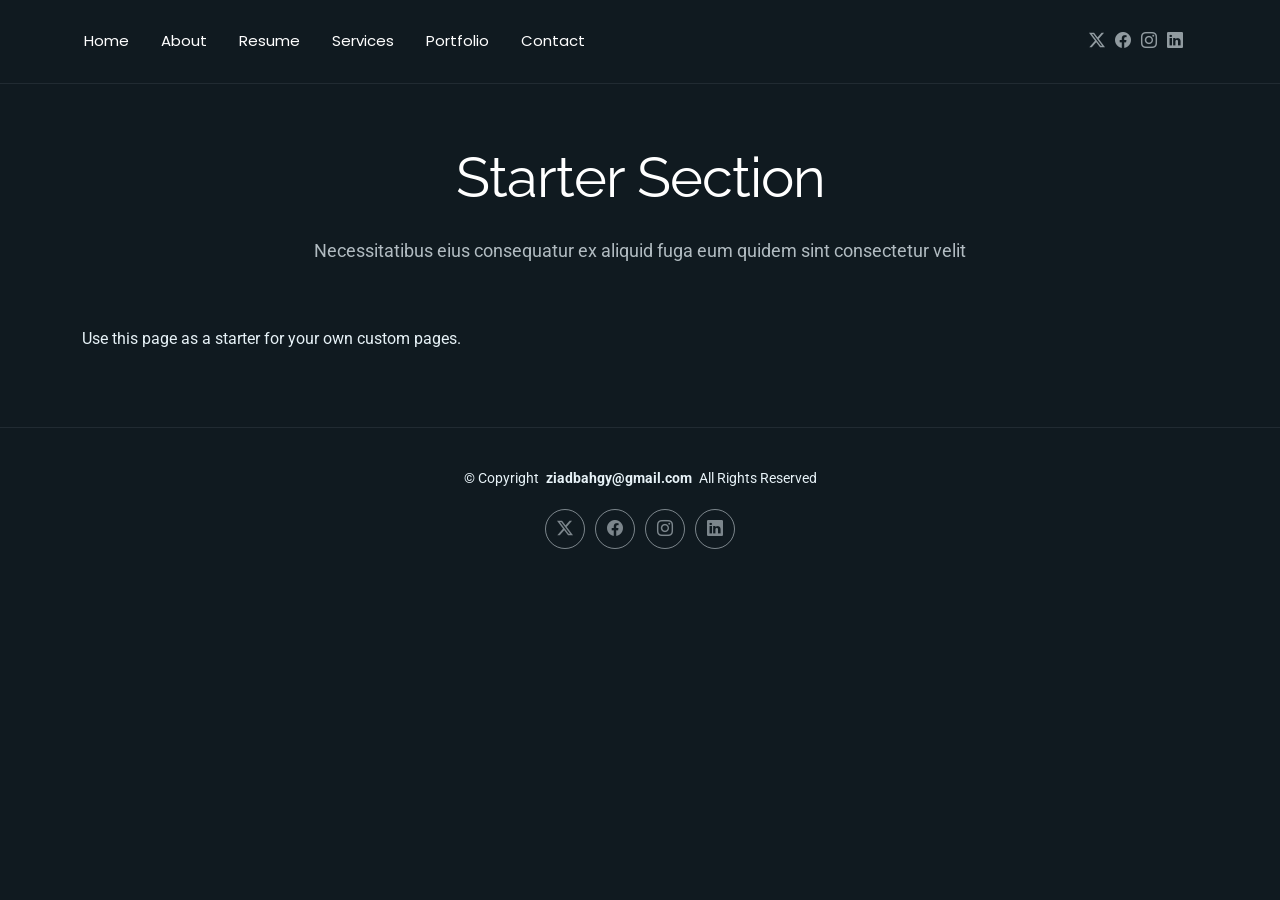
<file: starter-page.html>
<!DOCTYPE html>
<html lang="en">

<head>
  <meta charset="utf-8">
  <meta content="width=device-width, initial-scale=1.0" name="viewport">
  <title>Starter Page - BahgyPhoilo</title>
  <meta name="description" content="">
  <meta name="keywords" content="">

  
  <!-- Fonts -->
  <link href="https://fonts.googleapis.com" rel="preconnect">
  <link href="https://fonts.gstatic.com" rel="preconnect" crossorigin>
  <link href="https://fonts.googleapis.com/css2?family=Roboto:ital,wght@0,100;0,300;0,400;0,500;0,700;0,900;1,100;1,300;1,400;1,500;1,700;1,900&family=Poppins:ital,wght@0,100;0,200;0,300;0,400;0,500;0,600;0,700;0,800;0,900;1,100;1,200;1,300;1,400;1,500;1,600;1,700;1,800;1,900&family=Raleway:ital,wght@0,100;0,200;0,300;0,400;0,500;0,600;0,700;0,800;0,900;1,100;1,200;1,300;1,400;1,500;1,600;1,700;1,800;1,900&display=swap" rel="stylesheet">

  <!-- Vendor CSS Files -->
  <link href="assets/vendor/bootstrap/css/bootstrap.min.css" rel="stylesheet">
  <link href="assets/vendor/bootstrap-icons/bootstrap-icons.css" rel="stylesheet">
  <link href="assets/vendor/aos/aos.css" rel="stylesheet">
  <link href="assets/vendor/swiper/swiper-bundle.min.css" rel="stylesheet">
  <link href="assets/vendor/glightbox/css/glightbox.min.css" rel="stylesheet">

  <!-- Main CSS File -->
  <link href="assets/css/main.css" rel="stylesheet">

  <!-- =======================================================
  * Template Name: FolioOne
  * Template URL: https://bootstrapmade.com/folioone-bootstrap-portfolio-website-template/
  * Updated: Aug 23 2025 with Bootstrap v5.3.7
  * Author: BootstrapMade.com
  * License: https://bootstrapmade.com/license/
  ======================================================== -->
</head>

<body class="starter-page-page">

  <header id="header" class="header d-flex align-items-center light-background sticky-top">
    <div class="container position-relative d-flex align-items-center justify-content-between">

      <!-- <a href="index.html" class="logo d-flex align-items-center me-auto me-xl-0">
      <img src="assets/img/logo.webp" alt="">
      <h1 class="sitename">FolioOne</h1> 
    </a> -->

      <nav id="navmenu" class="navmenu">
        <ul>
          <li><a href="index.html">Home</a></li>
          <li><a href="about.html">About</a></li>
          <li><a href="resume.html">Resume</a></li>
          <li><a href="services.html">Services</a></li>
          <li><a href="portfolio.html">Portfolio</a></li>
       
          <li><a href="contact.html">Contact</a></li>
        </ul>
        <i class="mobile-nav-toggle d-xl-none bi bi-list"></i>
      </nav>

      <div class="header-social-links">
        <a href="https://x.com/zbahgy" class="twitter"target="_blank"><i class="bi bi-twitter-x"></i></a>
        <a href="https://www.facebook.com/share/1L2y7xE9MW/" class="facebook"target="_blank"><i class="bi bi-facebook"></i></a>
        <a href="https://www.instagram.com/elbahgyziad?igsh=MTM4Ym1wMWdjNWVhbQ=="target="_blank" class="instagram"><i class="bi bi-instagram"></i></a>
        <a href="https://www.linkedin.com/in/ziad-mohamed-elbahgy?utm_source=share&utm_campaign=share_via&utm_content=profile&utm_medium=android_app" class="linkedin"target="_blank"><i class="bi bi-linkedin"></i></a>
      </div>

    </div>
  </header>

  <main class="main">

    <!-- Starter Section Section -->
    <section id="starter-section" class="starter-section section">

      <!-- Section Title -->
      <div class="container section-title" data-aos="fade-up">
        <h2>Starter Section</h2>
        <p>Necessitatibus eius consequatur ex aliquid fuga eum quidem sint consectetur velit</p>
      </div><!-- End Section Title -->

      <div class="container" data-aos="fade-up">
        <p>Use this page as a starter for your own custom pages.</p>
      </div>

    </section><!-- /Starter Section Section -->

  </main>

  <footer id="footer" class="footer">

    <div class="container">
      <div class="copyright text-center ">
        <p>© <span>Copyright</span> <strong class="px-1 sitename">ziadbahgy@gmail.com</strong> <span>All Rights Reserved<br></span></p>
      </div>
      <div class="social-links d-flex justify-content-center">
        <a href="https://x.com/zbahgy" class="twitter"target="_blank"><i class="bi bi-twitter-x"></i></a>
        <a href="https://www.facebook.com/share/1L2y7xE9MW/" class="facebook"target="_blank"><i class="bi bi-facebook"></i></a>
        <a href="https://www.instagram.com/elbahgyziad?igsh=MTM4Ym1wMWdjNWVhbQ=="target="_blank" class="instagram"><i class="bi bi-instagram"></i></a>
        <a href="https://www.linkedin.com/in/ziad-mohamed-elbahgy?utm_source=share&utm_campaign=share_via&utm_content=profile&utm_medium=android_app" class="linkedin"target="_blank"><i class="bi bi-linkedin"></i></a>
      </div>
      <div class="credits">
        <!-- All the links in the footer should remain intact. -->
        <!-- You can delete the links only if you've purchased the pro version. -->
        <!-- Licensing information: https://bootstrapmade.com/license/ -->
        <!-- Purchase the pro version with working PHP/AJAX contact form: [buy-url] -->
      
      </div>
    </div>

  </footer>

  <!-- Scroll Top -->
  <a href="#" id="scroll-top" class="scroll-top d-flex align-items-center justify-content-center"><i class="bi bi-arrow-up-short"></i></a>

  <!-- Preloader -->
  <div id="preloader"></div>

  <!-- Vendor JS Files -->
  <script src="assets/vendor/bootstrap/js/bootstrap.bundle.min.js"></script>
  <script src="assets/vendor/php-email-form/validate.js"></script>
  <script src="assets/vendor/aos/aos.js"></script>
  <script src="assets/vendor/typed.js/typed.umd.js"></script>
  <script src="assets/vendor/waypoints/noframework.waypoints.js"></script>
  <script src="assets/vendor/purecounter/purecounter_vanilla.js"></script>
  <script src="assets/vendor/swiper/swiper-bundle.min.js"></script>
  <script src="assets/vendor/imagesloaded/imagesloaded.pkgd.min.js"></script>
  <script src="assets/vendor/isotope-layout/isotope.pkgd.min.js"></script>
  <script src="assets/vendor/glightbox/js/glightbox.min.js"></script>

  <!-- Main JS File -->
  <script src="assets/js/main.js"></script>

</body>

</html>
</file>
<file: assets/css/main.css>
/**
* Template Name: FolioOne
* Template URL: https://bootstrapmade.com/folioone-bootstrap-portfolio-website-template/
* Updated: Aug 23 2025 with Bootstrap v5.3.7
* Author: BootstrapMade.com
* License: https://bootstrapmade.com/license/
*/

/*--------------------------------------------------------------
# Font & Color Variables
# Help: https://bootstrapmade.com/color-system/
--------------------------------------------------------------*/
/* Fonts */
:root {
  --default-font: "Roboto",  system-ui, -apple-system, "Segoe UI", Roboto, "Helvetica Neue", Arial, "Noto Sans", "Liberation Sans", sans-serif, "Apple Color Emoji", "Segoe UI Emoji", "Segoe UI Symbol", "Noto Color Emoji";
  --heading-font: "Raleway",  sans-serif;
  --nav-font: "Poppins",  sans-serif;
}

/* Global Colors - The following color variables are used throughout the website. Updating them here will change the color scheme of the entire website */
:root { 
  --background-color: #101a20; /* Background color for the entire website, including individual sections */
  --default-color: #e7f2f7; /* Default color used for the majority of the text content across the entire website */
  --heading-color: #ffffff; /* Color for headings, subheadings and title throughout the website */
  --accent-color: #1387c1; /* Accent color that represents your brand on the website. It's used for buttons, links, and other elements that need to stand out */
  --surface-color: #141f26; /* The surface color is used as a background of boxed elements within sections, such as cards, icon boxes, or other elements that require a visual separation from the global background. */
  --contrast-color: #ffffff; /* Contrast color for text, ensuring readability against backgrounds of accent, heading, or default colors. */
}

/* Nav Menu Colors - The following color variables are used specifically for the navigation menu. They are separate from the global colors to allow for more customization options */
:root {
  --nav-color: #ffffff;  /* The default color of the main navmenu links */
  --nav-hover-color: #1387c1; /* Applied to main navmenu links when they are hovered over or active */
  --nav-mobile-background-color: #213642; /* Used as the background color for mobile navigation menu */
  --nav-dropdown-background-color: #051117; /* Used as the background color for dropdown items that appear when hovering over primary navigation items */
  --nav-dropdown-color: #e7f2f7; /* Used for navigation links of the dropdown items in the navigation menu. */
  --nav-dropdown-hover-color: #1387c1; /* Similar to --nav-hover-color, this color is applied to dropdown navigation links when they are hovered over. */
}

/* Color Presets - These classes override global colors when applied to any section or element, providing reuse of the sam color scheme. */

.light-background {
  --background-color: #142027;
  --surface-color: #325264;
}

.dark-background {
  --background-color: #0b1419;
  --default-color: #ffffff;
  --heading-color: #ffffff;
  --surface-color: #252525;
  --contrast-color: #ffffff;
}

/* Smooth scroll */
:root {
  scroll-behavior: smooth;
}

/*--------------------------------------------------------------
# General Styling & Shared Classes
--------------------------------------------------------------*/
body {
  color: var(--default-color);
  background-color: var(--background-color);
  font-family: var(--default-font);
}

a {
  color: var(--accent-color);
  text-decoration: none;
  transition: 0.3s;
}

a:hover {
  color: color-mix(in srgb, var(--accent-color), transparent 25%);
  text-decoration: none;
}

h1,
h2,
h3,
h4,
h5,
h6 {
  color: var(--heading-color);
  font-family: var(--heading-font);
}

/* PHP Email Form Messages
------------------------------*/
.php-email-form .error-message {
  display: none;
  background: #df1529;
  color: #ffffff;
  text-align: left;
  padding: 15px;
  margin-bottom: 24px;
  font-weight: 600;
}

.php-email-form .sent-message {
  display: none;
  color: #ffffff;
  background: #059652;
  text-align: center;
  padding: 15px;
  margin-bottom: 24px;
  font-weight: 600;
}

.php-email-form .loading {
  display: none;
  background: var(--surface-color);
  text-align: center;
  padding: 15px;
  margin-bottom: 24px;
}

.php-email-form .loading:before {
  content: "";
  display: inline-block;
  border-radius: 50%;
  width: 24px;
  height: 24px;
  margin: 0 10px -6px 0;
  border: 3px solid var(--accent-color);
  border-top-color: var(--surface-color);
  animation: php-email-form-loading 1s linear infinite;
}

@keyframes php-email-form-loading {
  0% {
    transform: rotate(0deg);
  }

  100% {
    transform: rotate(360deg);
  }
}

/*--------------------------------------------------------------
# Global Header
--------------------------------------------------------------*/
.header {
  --background-color: rgba(255, 255, 255, 0);
  color: var(--default-color);
  background-color: var(--background-color);
  padding: 15px 0;
  transition: all 0.5s;
  z-index: 997;
  border-bottom: 1px solid color-mix(in srgb, var(--default-color), transparent 92%);
}

.header .logo {
  line-height: 1;
}

.header .logo img {
  max-height: 36px;
  margin-right: 8px;
}

.header .logo h1 {
  font-size: 32px;
  margin: 0;
  font-weight: 400;
  color: var(--heading-color);
}

.header .header-social-links {
  padding-right: 15px;
}

.header .header-social-links a {
  color: color-mix(in srgb, var(--default-color), transparent 40%);
  padding-left: 6px;
  display: inline-block;
  transition: 0.3s;
  font-size: 16px;
}

.header .header-social-links a:hover {
  color: var(--default-color);
}

.header .header-social-links a i {
  line-height: 0px;
}

@media (max-width: 1200px) {
  .header .logo {
    order: 1;
  }

  .header .header-social-links {
    order: 2;
  }

  .header .navmenu {
    order: 3;
  }
}

/* Global Header on Scroll
------------------------------*/
.scrolled .header {
  --background-color: rgba(16, 26, 32, 0.9);
}

/*--------------------------------------------------------------
# Navigation Menu
--------------------------------------------------------------*/
/* Desktop Navigation */
@media (min-width: 1200px) {
  .navmenu {
    padding: 0;
  }

  .navmenu ul {
    margin: 0;
    padding: 0;
    display: flex;
    list-style: none;
    align-items: center;
  }

  .navmenu li {
    position: relative;
  }

  .navmenu>ul>li {
    white-space: nowrap;
    padding: 15px 28px 15px 0;
  }

  .navmenu>ul>li:last-child {
    padding-right: 0;
  }

  .navmenu a,
  .navmenu a:focus {
    color: var(--nav-color);
    font-size: 15px;
    padding: 0 2px;
    font-family: var(--nav-font);
    font-weight: 400;
    display: flex;
    align-items: center;
    justify-content: space-between;
    white-space: nowrap;
    transition: 0.3s;
    position: relative;
  }

  .navmenu a i,
  .navmenu a:focus i {
    font-size: 12px;
    line-height: 0;
    margin-left: 5px;
    transition: 0.3s;
  }

  .navmenu>ul>li>a:before {
    content: "";
    position: absolute;
    height: 2px;
    bottom: -6px;
    left: 0;
    background-color: var(--nav-hover-color);
    visibility: hidden;
    width: 0px;
    transition: all 0.3s ease-in-out 0s;
  }

  .navmenu a:hover:before,
  .navmenu li:hover>a:before,
  .navmenu .active:before {
    visibility: visible;
    width: 25px;
  }

  .navmenu li:hover>a,
  .navmenu .active,
  .navmenu .active:focus {
    color: var(--nav-hover-color);
  }

  .navmenu .dropdown ul {
    margin: 0;
    padding: 10px 0;
    background: var(--nav-dropdown-background-color);
    display: block;
    position: absolute;
    visibility: hidden;
    left: -5px;
    top: 130%;
    opacity: 0;
    transition: 0.3s;
    border-radius: 4px;
    z-index: 99;
    box-shadow: 0px 0px 30px rgba(0, 0, 0, 0.1);
  }

  .navmenu .dropdown ul li {
    min-width: 200px;
  }

  .navmenu .dropdown ul a {
    padding: 10px 20px;
    font-size: 15px;
    text-transform: none;
    color: var(--nav-dropdown-color);
  }

  .navmenu .dropdown ul a i {
    font-size: 12px;
  }

  .navmenu .dropdown ul a:hover,
  .navmenu .dropdown ul .active:hover,
  .navmenu .dropdown ul li:hover>a {
    color: var(--nav-dropdown-hover-color);
  }

  .navmenu .dropdown:hover>ul {
    opacity: 1;
    top: 100%;
    visibility: visible;
  }

  .navmenu .dropdown .dropdown ul {
    top: 0;
    left: -90%;
    visibility: hidden;
  }

  .navmenu .dropdown .dropdown:hover>ul {
    opacity: 1;
    top: 0;
    left: -100%;
    visibility: visible;
  }
}

/* Mobile Navigation */
@media (max-width: 1199px) {
  .mobile-nav-toggle {
    color: var(--nav-color);
    font-size: 28px;
    line-height: 0;
    margin-right: 10px;
    cursor: pointer;
    transition: color 0.3s;
  }

  .navmenu {
    padding: 0;
    z-index: 9997;
  }

  .navmenu ul {
    display: none;
    list-style: none;
    position: absolute;
    inset: 60px 20px 20px 20px;
    padding: 10px 0;
    margin: 0;
    border-radius: 6px;
    background-color: var(--nav-mobile-background-color);
    border: 1px solid color-mix(in srgb, var(--default-color), transparent 90%);
    box-shadow: none;
    overflow-y: auto;
    transition: 0.3s;
    z-index: 9998;
  }

  .navmenu a,
  .navmenu a:focus {
    color: var(--nav-dropdown-color);
    padding: 10px 20px;
    font-family: var(--nav-font);
    font-size: 17px;
    font-weight: 500;
    display: flex;
    align-items: center;
    justify-content: space-between;
    white-space: nowrap;
    transition: 0.3s;
  }

  .navmenu a i,
  .navmenu a:focus i {
    font-size: 12px;
    line-height: 0;
    margin-left: 5px;
    width: 30px;
    height: 30px;
    display: flex;
    align-items: center;
    justify-content: center;
    border-radius: 50%;
    transition: 0.3s;
    background-color: color-mix(in srgb, var(--accent-color), transparent 90%);
  }

  .navmenu a i:hover,
  .navmenu a:focus i:hover {
    background-color: var(--accent-color);
    color: var(--contrast-color);
  }

  .navmenu a:hover,
  .navmenu .active,
  .navmenu .active:focus {
    color: var(--nav-dropdown-hover-color);
  }

  .navmenu .active i,
  .navmenu .active:focus i {
    background-color: var(--accent-color);
    color: var(--contrast-color);
    transform: rotate(180deg);
  }

  .navmenu .dropdown ul {
    position: static;
    display: none;
    z-index: 99;
    padding: 10px 0;
    margin: 10px 20px;
    background-color: var(--nav-dropdown-background-color);
    transition: all 0.5s ease-in-out;
  }

  .navmenu .dropdown ul ul {
    background-color: rgba(33, 37, 41, 0.1);
  }

  .navmenu .dropdown>.dropdown-active {
    display: block;
    background-color: rgba(33, 37, 41, 0.03);
  }

  .mobile-nav-active {
    overflow: hidden;
  }

  .mobile-nav-active .mobile-nav-toggle {
    color: #fff;
    position: absolute;
    font-size: 32px;
    top: 15px;
    right: 15px;
    margin-right: 0;
    z-index: 9999;
  }

  .mobile-nav-active .navmenu {
    position: fixed;
    overflow: hidden;
    inset: 0;
    background: rgba(33, 37, 41, 0.8);
    transition: 0.3s;
  }

  .mobile-nav-active .navmenu>ul {
    display: block;
  }
}

/*--------------------------------------------------------------
# Global Footer
--------------------------------------------------------------*/
.footer {
  color: var(--default-color);
  background-color: var(--background-color);
  font-size: 14px;
  padding: 40px 0;
  position: relative;
  border-top: 1px solid color-mix(in srgb, var(--default-color), transparent 92%);
}

.footer .copyright p {
  margin-bottom: 0;
}

.footer .social-links {
  margin-top: 20px;
}

.footer .social-links a {
  display: flex;
  align-items: center;
  justify-content: center;
  width: 40px;
  height: 40px;
  border-radius: 50%;
  border: 1px solid color-mix(in srgb, var(--default-color), transparent 50%);
  font-size: 16px;
  color: color-mix(in srgb, var(--default-color), transparent 50%);
  margin: 0 5px;
  transition: 0.3s;
}

.footer .social-links a:hover {
  color: var(--accent-color);
  border-color: var(--accent-color);
}

.footer .credits {
  margin-top: 10px;
  font-size: 13px;
  text-align: center;
}

/*--------------------------------------------------------------
# Preloader
--------------------------------------------------------------*/
#preloader {
  position: fixed;
  inset: 0;
  z-index: 9999;
  overflow: hidden;
  background-color: var(--background-color);
  transition: all 0.6s ease-out;
  width: 100%;
  height: 100vh;
}

#preloader:before,
#preloader:after {
  content: "";
  position: absolute;
  border: 4px solid var(--accent-color);
  border-radius: 50%;
  animation: animate-preloader 2s cubic-bezier(0, 0.2, 0.8, 1) infinite;
}

#preloader:after {
  animation-delay: -0.5s;
}

@keyframes animate-preloader {
  0% {
    width: 10px;
    height: 10px;
    top: calc(50% - 5px);
    left: calc(50% - 5px);
    opacity: 1;
  }

  100% {
    width: 72px;
    height: 72px;
    top: calc(50% - 36px);
    left: calc(50% - 36px);
    opacity: 0;
  }
}

/*--------------------------------------------------------------
# Scroll Top Button
--------------------------------------------------------------*/
.scroll-top {
  position: fixed;
  visibility: hidden;
  opacity: 0;
  right: 15px;
  bottom: -15px;
  z-index: 99999;
  background-color: var(--accent-color);
  width: 44px;
  height: 44px;
  border-radius: 50px;
  transition: all 0.4s;
}

.scroll-top i {
  font-size: 24px;
  color: var(--contrast-color);
  line-height: 0;
}

.scroll-top:hover {
  background-color: color-mix(in srgb, var(--accent-color), transparent 20%);
  color: var(--contrast-color);
}

.scroll-top.active {
  visibility: visible;
  opacity: 1;
  bottom: 15px;
}

/*--------------------------------------------------------------
# Disable aos animation delay on mobile devices
--------------------------------------------------------------*/
@media screen and (max-width: 768px) {
  [data-aos-delay] {
    transition-delay: 0 !important;
  }
}

/*--------------------------------------------------------------
# Global Page Titles & Breadcrumbs
--------------------------------------------------------------*/
.page-title {
  color: var(--default-color);
  background-color: var(--background-color);
  position: relative;
}

.page-title .heading {
  padding: 80px 0;
  border-top: 1px solid color-mix(in srgb, var(--default-color), transparent 90%);
}

.page-title .heading h1 {
  font-size: 38px;
  font-weight: 700;
}

.page-title nav {
  background-color: color-mix(in srgb, var(--default-color), transparent 96%);
  padding: 20px 0;
}

.page-title nav ol {
  display: flex;
  flex-wrap: wrap;
  list-style: none;
  padding: 0;
  margin: 0;
  font-size: 16px;
  font-weight: 400;
}

.page-title nav ol li+li {
  padding-left: 10px;
}

.page-title nav ol li+li::before {
  content: "/";
  display: inline-block;
  padding-right: 10px;
  color: color-mix(in srgb, var(--default-color), transparent 70%);
}

/*--------------------------------------------------------------
# Global Sections
--------------------------------------------------------------*/
section,
.section {
  color: var(--default-color);
  background-color: var(--background-color);
  padding: 60px 0;
  scroll-margin-top: 100px;
  overflow: clip;
}

@media (max-width: 1199px) {

  section,
  .section {
    scroll-margin-top: 66px;
  }
}

/*--------------------------------------------------------------
# Global Section Titles
--------------------------------------------------------------*/
.section-title {
  text-align: center;
  padding-bottom: 60px;
  position: relative;
}

.section-title h2 {
  font-size: 3.5rem;
  font-weight: 400;
  line-height: 1.2;
  color: var(--heading-color);
  margin-bottom: 1.5rem;
  letter-spacing: -1px;
}

@media (max-width: 768px) {
  .section-title h2 {
    font-size: 2.5rem;
  }
}

.section-title p {
  font-size: 1.125rem;
  line-height: 1.8;
  color: color-mix(in srgb, var(--default-color), transparent 25%);
  max-width: 900px;
  margin: 0 auto;
  text-wrap: balance;
}

/*--------------------------------------------------------------
# Hero Section
--------------------------------------------------------------*/
.hero {
  padding: 80px 0;
  min-height: 100vh;
  display: flex;
  align-items: center;
}

.hero .hero-content h1 {
  font-size: 3.5rem;
  font-weight: 700;
  margin-bottom: 1rem;
  line-height: 1.2;
}

.hero .hero-content h1 .highlight {
  color: var(--accent-color);
  position: relative;
}

.hero .hero-content h1 .highlight::after {
  content: "";
  position: absolute;
  bottom: 0;
  left: 0;
  width: 100%;
  height: 3px;
  background: linear-gradient(90deg, var(--accent-color), color-mix(in srgb, var(--accent-color), transparent 50%));
  border-radius: 2px;
}

@media (max-width: 768px) {
  .hero .hero-content h1 {
    font-size: 2.5rem;
  }
}

.hero .hero-content h2 {
  font-size: 1.5rem;
  font-weight: 400;
  margin-bottom: 2rem;
  color: color-mix(in srgb, var(--default-color), transparent 20%);
}

.hero .hero-content h2 .typed {
  color: var(--accent-color);
  font-weight: 600;
}

@media (max-width: 768px) {
  .hero .hero-content h2 {
    font-size: 1.25rem;
  }
}

.hero .hero-content p {
  font-size: 1.1rem;
  line-height: 1.6;
  margin-bottom: 2.5rem;
  color: color-mix(in srgb, var(--default-color), transparent 30%);
}

.hero .hero-actions {
  display: flex;
  gap: 1rem;
  margin-bottom: 3rem;
}

.hero .hero-actions .btn {
  padding: 12px 30px;
  border-radius: 50px;
  font-weight: 600;
  text-decoration: none;
  transition: all 0.3s ease;
  border: 2px solid;
}

.hero .hero-actions .btn.btn-primary {
  background: var(--accent-color);
  color: var(--contrast-color);
  border-color: var(--accent-color);
}

.hero .hero-actions .btn.btn-primary:hover {
  background: color-mix(in srgb, var(--accent-color), black 15%);
  border-color: color-mix(in srgb, var(--accent-color), black 15%);
  transform: translateY(-2px);
}

.hero .hero-actions .btn.btn-outline {
  background: transparent;
  color: var(--accent-color);
  border-color: var(--accent-color);
}

.hero .hero-actions .btn.btn-outline:hover {
  transform: translateY(-2px);
}

@media (max-width: 576px) {
  .hero .hero-actions {
    flex-direction: column;
  }

  .hero .hero-actions .btn {
    text-align: center;
  }
}

.hero .social-links {
  display: flex;
  gap: 1rem;
}

.hero .social-links a {
  width: 45px;
  height: 45px;
  background: var(--surface-color);
  border-radius: 50%;
  display: flex;
  align-items: center;
  justify-content: center;
  color: var(--default-color);
  font-size: 1.2rem;
  transition: all 0.3s ease;
}

.hero .social-links a:hover {
  background: var(--accent-color);
  color: var(--contrast-color);
  transform: translateY(-3px);
  box-shadow: 0 8px 25px color-mix(in srgb, var(--accent-color), transparent 70%);
}


.hero .hero-image {
  position: relative;
}

.hero .hero-image .image-wrapper {
  position: relative;
  max-width: 450px;
  margin: 0 auto;
}

.hero .hero-image .image-wrapper img {
  border-radius: 20px;
  box-shadow: 0 5px 15px color-mix(in srgb, var(--default-color), transparent 95%);
  transition: transform 0.3s ease;
}

.hero .hero-image .image-wrapper img:hover {
  transform: scale(1.02);
}

.hero .hero-image .floating-elements {
  position: absolute;
  top: 0;
  left: 0;
  right: 0;
  bottom: 0;
  pointer-events: none;
}

.hero .hero-image .floating-elements .floating-card {
  position: absolute;
  background: var(--surface-color);
  padding: 15px 20px;
  border-radius: 15px;
  box-shadow: 0 10px 30px color-mix(in srgb, var(--default-color), transparent 90%);
  display: flex;
  align-items: center;
  gap: 10px;
  font-weight: 600;
  animation: float 3s ease-in-out infinite;
}

.hero .hero-image .floating-elements .floating-card i {
  font-size: 1.5rem;
  color: var(--accent-color);
}

.hero .hero-image .floating-elements .floating-card.design {
  top: 10%;
  right: -10%;
  animation-delay: 0s;
}

.hero .hero-image .floating-elements .floating-card.code {
  bottom: 30%;
  left: -15%;
  animation-delay: 1s;
}

.hero .hero-image .floating-elements .floating-card.creativity {
  top: 60%;
  right: -5%;
  animation-delay: 2s;
}

@media (max-width: 992px) {
  .hero .hero-image .floating-elements .floating-card {
    display: none;
  }
}

@keyframes float {

  0%,
  100% {
    transform: translateY(0px);
  }

  50% {
    transform: translateY(-10px);
  }
}

@media (max-width: 992px) {
  .hero .hero-content {
    text-align: center;
    margin-bottom: 3rem;
  }
}

/*--------------------------------------------------------------
# About Section
--------------------------------------------------------------*/
.about .intro-content .eyebrow {
  display: inline-block;
  letter-spacing: 0.12em;
  text-transform: uppercase;
  font-size: 12px;
  color: color-mix(in srgb, var(--default-color), transparent 40%);
  margin-bottom: 16px;
}

.about .intro-content .headline {
  font-family: var(--heading-font);
  font-weight: 300;
  line-height: 1.2;
  font-size: clamp(28px, 4vw, 44px);
  margin: 0 0 24px 0;
}

.about .intro-content .lead {
  font-size: 18px;
  line-height: 1.8;
  color: color-mix(in srgb, var(--default-color), transparent 10%);
  margin-bottom: 24px;
}

.about .intro-content p {
  line-height: 1.8;
  margin-bottom: 24px;
  color: color-mix(in srgb, var(--default-color), transparent 5%);
}

.about .intro-content .cta-group {
  display: flex;
  gap: 24px;
  align-items: center;
  margin-top: 24px;
}

.about .intro-content .cta-group .btn-ghost {
  display: inline-flex;
  align-items: center;
  gap: 8px;
  padding: 12px 18px;
  border-radius: 6px;
  color: var(--accent-color);
  background: color-mix(in srgb, var(--accent-color), transparent 92%);
  border: 1px solid color-mix(in srgb, var(--accent-color), transparent 70%);
  transition: 0.3s ease-in-out;
}

.about .intro-content .cta-group .btn-ghost:hover,
.about .intro-content .cta-group .btn-ghost:focus {
  color: var(--contrast-color);
  background: var(--accent-color);
  border-color: var(--accent-color);
  outline: none;
  box-shadow: 0 0 0 3px color-mix(in srgb, var(--accent-color), transparent 70%);
}

.about .intro-content .cta-group .link-underline {
  display: inline-flex;
  align-items: center;
  gap: 8px;
  position: relative;
  color: var(--accent-color);
  padding-bottom: 4px;
  transition: 0.3s ease-in-out;
}

.about .intro-content .cta-group .link-underline::after {
  content: "";
  position: absolute;
  left: 0;
  right: 0;
  bottom: 0;
  height: 1px;
  background: color-mix(in srgb, var(--accent-color), transparent 40%);
  transform: scaleX(0.4);
  transform-origin: left;
  transition: 0.3s ease-in-out;
}

.about .intro-content .cta-group .link-underline:hover,
.about .intro-content .cta-group .link-underline:focus {
  color: color-mix(in srgb, var(--accent-color), transparent 10%);
  outline: none;
}

.about .intro-content .cta-group .link-underline:hover::after,
.about .intro-content .cta-group .link-underline:focus::after {
  transform: scaleX(1);
}

.about .profile-figure {
  margin: 0;
}

.about .profile-figure .profile-photo {
  width: 88%;
  max-width: 440px;
  border-radius: 18px;
  box-shadow: 0 10px 30px color-mix(in srgb, var(--default-color), transparent 92%);
  transform: translateY(0);
  transition: transform 0.3s ease-in-out;
}

.about .profile-figure .profile-caption {
  margin-top: 24px;
  display: flex;
  align-items: center;
  justify-content: center;
}

.about .profile-figure .profile-caption .meta {
  font-size: 14px;
  color: color-mix(in srgb, var(--default-color), transparent 20%);
}

.about .profile-figure .profile-caption .meta .funfact {
  font-size: 13px;
  margin-top: 4px;
  color: color-mix(in srgb, var(--default-color), transparent 35%);
}

.about .profile-figure:hover .profile-photo {
  transform: translateY(-4px);
}

.about .skill-item {
  padding: 24px;
  border-radius: 6px;
  transition: 0.3s ease-in-out;
  background: color-mix(in srgb, var(--surface-color), var(--accent-color) 2%);
  border: 1px solid color-mix(in srgb, var(--default-color), transparent 88%);
  height: 100%;
}

.about .skill-item i {
  font-size: 24px;
  color: var(--accent-color);
  margin-bottom: 16px;
  display: inline-block;
}

.about .skill-item h3 {
  font-size: 16px;
  margin-bottom: 6px;
  font-weight: 500;
}

.about .skill-item p {
  margin: 0;
  font-size: 14px;
  color: color-mix(in srgb, var(--default-color), transparent 25%);
}

.about .skill-item:hover {
  transform: translateY(-3px);
  border-color: color-mix(in srgb, var(--accent-color), transparent 60%);
  box-shadow: 0 10px 30px color-mix(in srgb, var(--default-color), transparent 92%);
}

.about .timeline-item {
  position: relative;
  padding-left: 26px;
}

.about .timeline-item time {
  display: inline-block;
  font-size: 12px;
  letter-spacing: 0.08em;
  text-transform: uppercase;
  color: color-mix(in srgb, var(--default-color), transparent 45%);
  margin-bottom: 6px;
}

.about .timeline-item h4 {
  font-size: 18px;
  font-weight: 400;
  margin: 0 0 6px;
}

.about .timeline-item p {
  font-size: 14px;
  color: color-mix(in srgb, var(--default-color), transparent 25%);
  margin: 0;
}

.about .timeline-item .dot {
  position: absolute;
  left: 0;
  top: 4px;
  width: 10px;
  height: 10px;
  border-radius: 50%;
  background: var(--accent-color);
  box-shadow: 0 0 0 6px color-mix(in srgb, var(--accent-color), transparent 80%);
}

.about .personal-quote {
  padding: 24px 0;
}

.about .personal-quote p {
  font-family: var(--heading-font);
  font-weight: 300;
  font-size: clamp(20px, 3vw, 28px);
  line-height: 1.5;
  color: color-mix(in srgb, var(--default-color), transparent 5%);
  margin: 0 auto;
  max-width: 800px;
}

.about .fact-pill {
  display: flex;
  align-items: center;
  justify-content: center;
  gap: 10px;
  padding: 10px 14px;
  border-radius: 999px;
  border: 1px solid color-mix(in srgb, var(--default-color), transparent 85%);
  background: var(--surface-color);
  color: color-mix(in srgb, var(--default-color), transparent 10%);
  transition: 0.3s ease-in-out;
}

.about .fact-pill i {
  color: var(--accent-color);
}

.about .fact-pill span {
  font-size: 14px;
}

.about .fact-pill:hover {
  transform: translateY(-2px);
  border-color: color-mix(in srgb, var(--accent-color), transparent 60%);
  box-shadow: 0 10px 30px color-mix(in srgb, var(--default-color), transparent 92%);
}

.about .fact-pill:focus-within {
  box-shadow: 0 0 0 3px color-mix(in srgb, var(--accent-color), transparent 70%);
}

@media (max-width: 992px) {
  .about .profile-figure {
    text-align: center !important;
  }

  .about .profile-figure .profile-photo {
    width: 72%;
  }

  .about .intro-content .cta-group {
    flex-wrap: wrap;
  }
}

@media (max-width: 576px) {
  .about .profile-figure .profile-photo {
    width: 100%;
  }
}

/*--------------------------------------------------------------
# Skills Section
--------------------------------------------------------------*/
.skills .skill-box {
  background-color: var(--surface-color);
  padding: 2rem;
  border-radius: 8px;
  box-shadow: 0 0 20px rgba(0, 0, 0, 0.05);
}

.skills .skill-box h3 {
  font-size: 1.2rem;
  margin-bottom: 1rem;
  font-weight: 600;
}

.skills .skill-box p {
  font-size: 0.9rem;
  margin-bottom: 0.8rem;
  opacity: 0.6;
}

.skills .skill-box .progress {
  background-color: color-mix(in srgb, var(--accent-color), transparent 85%);
  border-radius: 50px;
  height: 8px;
  margin-top: 5px;
  overflow: hidden;
}

.skills .skill-box .progress .progress-bar {
  background-color: var(--accent-color);
  height: 100%;
  position: relative;
  border-radius: 50px;
  transition: 0.9s;
  width: 1px;
}

/*--------------------------------------------------------------
# Stats Section
--------------------------------------------------------------*/
.stats .avatars {
  position: relative;
}

.stats .avatars img {
  width: 60px;
  height: 60px;
  border: 3px solid var(--accent-color);
  margin-right: -15px;
  transition: transform 0.3s ease;
}

.stats .avatars img:hover {
  transform: translateY(-5px);
  z-index: 2;
}

.stats .counters h2 {
  color: var(--heading-color);
  font-size: 48px;
  font-weight: 700;
  margin-bottom: 10px;
}

.stats .counters h2 span {
  display: inline-block;
}

.stats .counters p {
  color: var(--default-color);
  font-size: 18px;
  margin: 0;
  opacity: 0.9;
}

@media (max-width: 991px) {
  .stats .row {
    text-align: center;
  }

  .stats .avatars {
    justify-content: center;
    margin-bottom: 40px;
  }

  .stats .counters h2 {
    font-size: 36px;
  }

  .stats .counters p {
    font-size: 16px;
  }

  .stats .counters .col-md-4 {
    margin-bottom: 30px;
  }

  .stats .counters .col-md-4:last-child {
    margin-bottom: 0;
  }
}

@media (max-width: 576px) {
  .stats {
    padding: 60px 0;
  }

  .stats .avatars {
    flex-wrap: wrap;
    justify-content: center;
  }

  .stats .avatars img {
    margin: 0 -8px;
  }
}

/*--------------------------------------------------------------
# Testimonials Section
--------------------------------------------------------------*/
.testimonials .testimonials-carousel,
.testimonials .testimonials-slider {
  overflow: hidden;
}

.testimonials .testimonial-item .testimonial-content {
  border-left: 3px solid var(--accent-color);
  padding-left: 30px;
}

.testimonials .testimonial-item .testimonial-img {
  border-radius: 50%;
  border: 4px solid var(--background-color);
  margin: 0 auto;
}

.testimonials .testimonial-item h3 {
  font-size: 20px;
  font-weight: bold;
  margin: 10px 0 5px 0;
}

.testimonials .testimonial-item h4 {
  font-size: 14px;
  color: color-mix(in srgb, var(--default-color), transparent 40%);
  margin: 0 0 10px 0;
}

.testimonials .testimonial-item .stars i {
  color: #ffc107;
  margin: 0 1px;
}

.testimonials .testimonial-item .quote-icon-left,
.testimonials .testimonial-item .quote-icon-right {
  color: color-mix(in srgb, var(--accent-color), transparent 50%);
  font-size: 26px;
  line-height: 0;
}

.testimonials .testimonial-item .quote-icon-left {
  display: inline-block;
  left: -5px;
  position: relative;
}

.testimonials .testimonial-item .quote-icon-right {
  display: inline-block;
  right: -5px;
  position: relative;
  top: 10px;
  transform: scale(-1, -1);
}

.testimonials .testimonial-item p {
  font-style: italic;
}

.testimonials .swiper-wrapper {
  height: auto;
}

.testimonials .swiper-pagination {
  margin-top: 30px;
  position: relative;
}

.testimonials .swiper-pagination .swiper-pagination-bullet {
  width: 12px;
  height: 12px;
  background-color: color-mix(in srgb, var(--default-color), transparent 85%);
  opacity: 1;
}

.testimonials .swiper-pagination .swiper-pagination-bullet-active {
  background-color: var(--accent-color);
}

/*--------------------------------------------------------------
# Resume Section
--------------------------------------------------------------*/
.resume .resume-item {
  margin-bottom: 3rem;
}

.resume .resume-item .resume-title {
  font-size: 1.75rem;
  font-weight: 700;
  margin-bottom: 1.5rem;
  padding-bottom: 1.5rem;
  position: relative;
  color: var(--heading-color);
}

.resume .resume-item .resume-title::after {
  content: "";
  position: absolute;
  display: block;
  width: 50px;
  height: 3px;
  background: var(--accent-color);
  bottom: 0;
  left: 0;
}

.resume .resume-item .resume-content {
  padding-left: 1.25rem;
  border-left: 2px solid color-mix(in srgb, var(--accent-color), transparent 85%);
}

.resume .resume-item article {
  position: relative;
  margin-bottom: 2.5rem;
}

.resume .resume-item article::before {
  content: "";
  position: absolute;
  width: 16px;
  height: 16px;
  border-radius: 50%;
  left: -1.8rem;
  top: 0.25rem;
  background: var(--background-color);
  border: 2px solid var(--accent-color);
}

.resume .resume-item article h4 {
  font-size: 1.25rem;
  font-weight: 600;
  margin-bottom: 0.5rem;
  color: var(--heading-color);
}

.resume .resume-item article h5 {
  font-size: 1rem;
  background: color-mix(in srgb, var(--accent-color), transparent 92%);
  padding: 0.375rem 0.75rem;
  display: inline-block;
  font-weight: 600;
  margin: 0.5rem 0;
  color: var(--accent-color);
  border-radius: 4px;
}

.resume .resume-item article .institution,
.resume .resume-item article .company {
  font-size: 1rem;
  margin-bottom: 1rem;
  color: color-mix(in srgb, var(--default-color), transparent 25%);
}

.resume .resume-item article p {
  margin-bottom: 1rem;
}

.resume .resume-item article ul {
  padding-left: 1.25rem;
  margin-bottom: 0;
}

.resume .resume-item article ul li {
  padding-bottom: 0.75rem;
  position: relative;
}

.resume .resume-item article ul li:last-child {
  padding-bottom: 0;
}

.resume .skill-item {
  margin-bottom: 2rem;
}

.resume .skill-item h4 {
  font-size: 1rem;
  font-weight: 600;
  margin-bottom: 0.75rem;
  color: var(--heading-color);
}

.resume .skill-item .progress {
  height: 0.75rem;
  background-color: color-mix(in srgb, var(--accent-color), transparent 92%);
  border-radius: 1rem;
  overflow: visible;
}

.resume .skill-item .progress .progress-bar {
  background-color: var(--accent-color);
  position: relative;
  border-radius: 1rem;
  width: 0;
  transition: width 1s ease;
}

.resume .skill-item .progress .progress-bar::after {
  content: attr(aria-valuenow) "%";
  position: absolute;
  right: 0;
  top: -1.75rem;
  font-size: 0.875rem;
  font-weight: 600;
  color: var(--accent-color);
}

@media (max-width: 991.98px) {
  .resume .resume-item {
    margin-bottom: 2rem;
  }
}

@media (max-width: 767.98px) {
  .resume .resume-content {
    padding-left: 1rem !important;
  }

  .resume article::before {
    left: -2rem !important;
  }
}

/*--------------------------------------------------------------
# Services Section
--------------------------------------------------------------*/
.services .service-item {
  display: flex;
  background-color: var(--surface-color);
  border-radius: 12px;
  padding: 2rem;
  height: 100%;
  position: relative;
  overflow: hidden;
  box-shadow: 0 5px 20px rgba(0, 0, 0, 0.03);
  transition: all 0.4s ease;
}

.services .service-item::before {
  content: "";
  position: absolute;
  left: 0;
  top: 0;
  height: 100%;
  width: 4px;
  background-color: var(--accent-color);
  transform: scaleY(0);
  transform-origin: bottom;
  transition: transform 0.4s cubic-bezier(0.65, 0, 0.35, 1);
}

.services .service-item:hover {
  box-shadow: 0 10px 30px rgba(0, 0, 0, 0.08);
  transform: translateY(-5px);
}

.services .service-item:hover::before {
  transform: scaleY(1);
}

.services .service-item:hover .service-icon {
  background-color: var(--accent-color);
  color: var(--contrast-color);
  transform: rotateY(180deg);
}

.services .service-item:hover .service-icon i {
  transform: rotateY(180deg);
}

.services .service-item:hover .service-link i {
  transform: translateX(5px);
}

.services .service-icon {
  flex-shrink: 0;
  width: 70px;
  height: 70px;
  border-radius: 12px;
  background-color: color-mix(in srgb, var(--accent-color), transparent 90%);
  color: var(--accent-color);
  display: flex;
  align-items: center;
  justify-content: center;
  margin-right: 1.5rem;
  transition: all 0.5s ease;
}

.services .service-icon i {
  font-size: 2rem;
  transition: transform 0.5s ease;
}

.services .service-content {
  flex-grow: 1;
}

.services .service-content h3 {
  font-size: 1.4rem;
  margin-bottom: 1rem;
  font-weight: 700;
  color: var(--heading-color);
}

.services .service-content p {
  margin-bottom: 1.25rem;
  color: color-mix(in srgb, var(--default-color), transparent 20%);
}

.services .service-link {
  display: inline-flex;
  align-items: center;
  color: var(--accent-color);
  font-weight: 600;
  text-decoration: none;
  transition: color 0.3s ease;
}

.services .service-link span {
  margin-right: 0.5rem;
}

.services .service-link i {
  transition: transform 0.3s ease;
}

.services .service-link:hover {
  color: color-mix(in srgb, var(--accent-color), transparent 25%);
}

@media (max-width: 767.98px) {
  .services .service-item {
    padding: 1.5rem;
    margin-bottom: 1rem;
  }

  .services .service-icon {
    width: 60px;
    height: 60px;
    margin-right: 1rem;
  }

  .services .service-icon i {
    font-size: 1.5rem;
  }

  .services .service-content h3 {
    font-size: 1.2rem;
    margin-bottom: 0.75rem;
  }

  .services .service-content p {
    margin-bottom: 1rem;
    font-size: 0.95rem;
  }
}

@media (max-width: 575.98px) {
  .services .service-item {
    flex-direction: column;
    text-align: center;
  }

  .services .service-item::before {
    width: 100%;
    height: 4px;
    transform: scaleX(0);
    transform-origin: left;
  }

  .services .service-item:hover::before {
    transform: scaleX(1);
  }

  .services .service-icon {
    margin-right: 0;
    margin-bottom: 1.25rem;
  }

  .services .service-link {
    justify-content: center;
  }
}

/*--------------------------------------------------------------
# Service Details Section
--------------------------------------------------------------*/
.service-details .service-hero {
  margin-bottom: 4rem;
}

.service-details .service-hero .service-meta {
  display: flex;
  align-items: center;
  gap: 1rem;
  margin-bottom: 1.5rem;
}

.service-details .service-hero .service-meta .service-category {
  background: color-mix(in srgb, var(--accent-color), transparent 85%);
  color: var(--accent-color);
  padding: 0.5rem 1rem;
  border-radius: 20px;
  font-size: 0.85rem;
  font-weight: 500;
  letter-spacing: 0.5px;
}

.service-details .service-hero .service-meta .reading-time {
  color: color-mix(in srgb, var(--default-color), transparent 50%);
  font-size: 0.9rem;
  font-weight: 300;
}

.service-details .service-hero h1 {
  font-size: 3.5rem;
  font-weight: 300;
  line-height: 1.2;
  margin-bottom: 1.5rem;
  color: var(--heading-color);
  letter-spacing: -0.02em;
}

.service-details .service-hero .service-description {
  font-size: 1.25rem;
  line-height: 1.7;
  color: color-mix(in srgb, var(--default-color), transparent 25%);
  font-weight: 300;
  margin: 0;
}

.service-details .service-visual {
  margin-bottom: 4rem;
  overflow: hidden;
  border-radius: 4px;
}

.service-details .service-visual img {
  width: 100%;
  height: 400px;
  object-fit: cover;
  transition: transform 0.5s ease;
}

.service-details .service-visual img:hover {
  transform: scale(1.02);
}

.service-details .service-narrative {
  margin-bottom: 5rem;
}

.service-details .service-narrative h3 {
  font-size: 2rem;
  font-weight: 300;
  margin-bottom: 2rem;
  color: var(--heading-color);
  letter-spacing: -0.01em;
}

.service-details .service-narrative p {
  font-size: 1.1rem;
  line-height: 1.8;
  margin-bottom: 2rem;
  color: var(--default-color);
  font-weight: 300;
}

.service-details .benefits-grid {
  display: grid;
  grid-template-columns: repeat(auto-fit, minmax(280px, 1fr));
  gap: 2.5rem;
  margin-top: 3rem;
}

.service-details .benefits-grid .benefit-card {
  text-align: center;
  padding: 0;
}

.service-details .benefits-grid .benefit-card .benefit-icon {
  width: 60px;
  height: 60px;
  background: color-mix(in srgb, var(--accent-color), transparent 90%);
  border-radius: 50%;
  display: flex;
  align-items: center;
  justify-content: center;
  margin: 0 auto 1.5rem;
  transition: all 0.3s ease;
}

.service-details .benefits-grid .benefit-card .benefit-icon i {
  font-size: 1.5rem;
  color: var(--accent-color);
}

.service-details .benefits-grid .benefit-card:hover .benefit-icon {
  background: var(--accent-color);
  transform: translateY(-2px);
}

.service-details .benefits-grid .benefit-card:hover .benefit-icon i {
  color: var(--contrast-color);
}

.service-details .benefits-grid .benefit-card h4 {
  font-size: 1.2rem;
  font-weight: 400;
  margin-bottom: 1rem;
  color: var(--heading-color);
}

.service-details .benefits-grid .benefit-card p {
  font-size: 1rem;
  line-height: 1.6;
  color: color-mix(in srgb, var(--default-color), transparent 30%);
  margin: 0;
}

.service-details .timeline-section {
  margin-bottom: 4rem;
}

.service-details .timeline-section h3 {
  font-size: 2rem;
  font-weight: 300;
  margin-bottom: 3rem;
  color: var(--heading-color);
  letter-spacing: -0.01em;
}

.service-details .timeline-section .timeline {
  position: relative;
}

.service-details .timeline-section .timeline::before {
  content: "";
  position: absolute;
  left: 30px;
  top: 0;
  bottom: 0;
  width: 1px;
  background: color-mix(in srgb, var(--default-color), transparent 85%);
}

.service-details .timeline-section .timeline .timeline-item {
  position: relative;
  padding-left: 80px;
  margin-bottom: 3rem;
}

.service-details .timeline-section .timeline .timeline-item:last-child {
  margin-bottom: 0;
}

.service-details .timeline-section .timeline .timeline-item .timeline-marker {
  position: absolute;
  left: 0;
  top: 0;
  width: 60px;
  height: 60px;
  background: var(--surface-color);
  border: 2px solid color-mix(in srgb, var(--accent-color), transparent 70%);
  border-radius: 50%;
  display: flex;
  align-items: center;
  justify-content: center;
  z-index: 1;
}

.service-details .timeline-section .timeline .timeline-item .timeline-marker span {
  font-size: 1.2rem;
  font-weight: 500;
  color: var(--accent-color);
}

.service-details .timeline-section .timeline .timeline-item .timeline-content h4 {
  font-size: 1.3rem;
  font-weight: 400;
  margin-bottom: 0.75rem;
  color: var(--heading-color);
}

.service-details .timeline-section .timeline .timeline-item .timeline-content p {
  font-size: 1rem;
  line-height: 1.6;
  margin-bottom: 0.5rem;
  color: var(--default-color);
}

.service-details .timeline-section .timeline .timeline-item .timeline-content small {
  color: color-mix(in srgb, var(--default-color), transparent 40%);
  font-size: 0.9rem;
  font-weight: 500;
}

.service-details .service-sidebar {
  padding-left: 2rem;
}

@media (max-width: 992px) {
  .service-details .service-sidebar {
    padding-left: 0;
    margin-top: 4rem;
  }
}

.service-details .overview-card,
.service-details .success-story,
.service-details .consultation-form {
  background: var(--surface-color);
  border-radius: 8px;
  padding: 2.5rem;
  margin-bottom: 2.5rem;
  border: 1px solid color-mix(in srgb, var(--default-color), transparent 93%);
  transition: all 0.3s ease;
}

.service-details .overview-card:hover,
.service-details .success-story:hover,
.service-details .consultation-form:hover {
  border-color: color-mix(in srgb, var(--accent-color), transparent 80%);
}

.service-details .overview-card .overview-header h4 {
  font-size: 1.4rem;
  font-weight: 400;
  margin-bottom: 2rem;
  color: var(--heading-color);
}

.service-details .overview-card .overview-stats {
  display: grid;
  grid-template-columns: repeat(3, 1fr);
  gap: 1.5rem;
  margin-bottom: 2rem;
}

.service-details .overview-card .overview-stats .stat-item {
  text-align: center;
}

.service-details .overview-card .overview-stats .stat-item .stat-number {
  font-size: 2rem;
  font-weight: 300;
  color: var(--accent-color);
  line-height: 1;
  margin-bottom: 0.5rem;
}

.service-details .overview-card .overview-stats .stat-item .stat-label {
  font-size: 0.85rem;
  color: color-mix(in srgb, var(--default-color), transparent 40%);
  font-weight: 500;
  text-transform: uppercase;
  letter-spacing: 0.5px;
}

.service-details .overview-card .overview-details {
  border-top: 1px solid color-mix(in srgb, var(--default-color), transparent 90%);
  padding-top: 1.5rem;
}

.service-details .overview-card .overview-details .detail-row {
  display: flex;
  justify-content: space-between;
  align-items: center;
  margin-bottom: 1rem;
}

.service-details .overview-card .overview-details .detail-row:last-child {
  margin-bottom: 0;
}

.service-details .overview-card .overview-details .detail-row .detail-label {
  font-size: 0.95rem;
  color: color-mix(in srgb, var(--default-color), transparent 30%);
  font-weight: 400;
}

.service-details .overview-card .overview-details .detail-row .detail-value {
  font-size: 0.95rem;
  color: var(--heading-color);
  font-weight: 500;
}

.service-details .success-story .story-quote p {
  font-size: 1.1rem;
  line-height: 1.7;
  color: color-mix(in srgb, var(--default-color), transparent 20%);
  font-style: italic;
  margin-bottom: 2rem;
}

.service-details .success-story .story-author {
  display: flex;
  align-items: center;
  gap: 1rem;
  margin-bottom: 1.5rem;
}

.service-details .success-story .story-author .author-avatar {
  width: 50px;
  height: 50px;
  border-radius: 50%;
  object-fit: cover;
}

.service-details .success-story .story-author .author-details h5 {
  font-size: 1rem;
  font-weight: 500;
  margin-bottom: 0.25rem;
  color: var(--heading-color);
}

.service-details .success-story .story-author .author-details span {
  display: block;
  font-size: 0.9rem;
  color: color-mix(in srgb, var(--default-color), transparent 40%);
  margin-bottom: 0.25rem;
}

.service-details .success-story .story-author .author-details small {
  font-size: 0.8rem;
  color: color-mix(in srgb, var(--default-color), transparent 50%);
}

.service-details .success-story .story-metrics {
  display: grid;
  grid-template-columns: repeat(2, 1fr);
  gap: 1rem;
  padding-top: 1.5rem;
  border-top: 1px solid color-mix(in srgb, var(--default-color), transparent 90%);
}

.service-details .success-story .story-metrics .metric {
  text-align: center;
}

.service-details .success-story .story-metrics .metric .metric-value {
  font-size: 1.5rem;
  font-weight: 500;
  color: var(--accent-color);
  display: block;
  margin-bottom: 0.25rem;
}

.service-details .success-story .story-metrics .metric .metric-label {
  font-size: 0.8rem;
  color: color-mix(in srgb, var(--default-color), transparent 40%);
  text-transform: uppercase;
  letter-spacing: 0.5px;
}

.service-details .consultation-form .form-header {
  margin-bottom: 2rem;
}

.service-details .consultation-form .form-header h4 {
  font-size: 1.4rem;
  font-weight: 400;
  margin-bottom: 0.75rem;
  color: var(--heading-color);
}

.service-details .consultation-form .form-header p {
  font-size: 0.95rem;
  line-height: 1.6;
  color: color-mix(in srgb, var(--default-color), transparent 30%);
  margin: 0;
}

.service-details .consultation-form .form-group {
  margin-bottom: 1.5rem;
}

.service-details .consultation-form .form-input {
  width: 100%;
  padding: 1rem;
  border: 1px solid color-mix(in srgb, var(--default-color), transparent 85%);
  border-radius: 4px;
  font-size: 0.95rem;
  transition: all 0.3s ease;
  background: transparent;
}

.service-details .consultation-form .form-input:focus {
  outline: none;
  border-color: var(--accent-color);
  box-shadow: 0 0 0 3px color-mix(in srgb, var(--accent-color), transparent 90%);
}

.service-details .consultation-form input[type=text],
.service-details .consultation-form input[type=email],
.service-details .consultation-form input[type=tel],
.service-details .consultation-form select,
.service-details .consultation-form textarea {
  color: var(--default-color);
  background-color: var(--surface-color);
  font-size: 14px;
  border-color: color-mix(in srgb, var(--default-color), transparent 80%);
}

.service-details .consultation-form input[type=text]:focus,
.service-details .consultation-form input[type=email]:focus,
.service-details .consultation-form input[type=tel]:focus,
.service-details .consultation-form select:focus,
.service-details .consultation-form textarea:focus {
  border-color: var(--accent-color);
}

.service-details .consultation-form input[type=text]::placeholder,
.service-details .consultation-form input[type=email]::placeholder,
.service-details .consultation-form input[type=tel]::placeholder,
.service-details .consultation-form select::placeholder,
.service-details .consultation-form textarea::placeholder {
  color: color-mix(in srgb, var(--default-color), transparent 70%);
}

.service-details .consultation-form .btn-consultation {
  background: var(--accent-color);
  color: var(--contrast-color);
  border: none;
  padding: 1rem 2rem;
  border-radius: 4px;
  font-size: 0.95rem;
  font-weight: 500;
  width: 100%;
  display: flex;
  align-items: center;
  justify-content: center;
  gap: 0.5rem;
  transition: all 0.3s ease;
  text-transform: none;
}

.service-details .consultation-form .btn-consultation:hover {
  background: color-mix(in srgb, var(--accent-color), transparent 10%);
  transform: translateY(-1px);
}

.service-details .consultation-form .btn-consultation i {
  font-size: 0.9rem;
}

@media (max-width: 768px) {
  .service-details .service-hero h1 {
    font-size: 2.5rem;
  }

  .service-details .service-hero .service-description {
    font-size: 1.1rem;
  }

  .service-details .service-visual img {
    height: 250px;
  }

  .service-details .benefits-grid {
    grid-template-columns: 1fr;
    gap: 2rem;
  }

  .service-details .timeline-section .timeline::before {
    left: 20px;
  }

  .service-details .timeline-section .timeline .timeline-item {
    padding-left: 60px;
  }

  .service-details .timeline-section .timeline .timeline-item .timeline-marker {
    width: 40px;
    height: 40px;
  }

  .service-details .timeline-section .timeline .timeline-item .timeline-marker span {
    font-size: 1rem;
  }

  .service-details .overview-card .overview-stats {
    grid-template-columns: 1fr;
    gap: 1rem;
  }
}

/*--------------------------------------------------------------
# Portfolio Section
--------------------------------------------------------------*/
.portfolio .portfolio-filters {
  display: flex;
  justify-content: center;
  flex-wrap: wrap;
  gap: 10px;
  margin-bottom: 30px;
  padding: 0;
  list-style: none;
}

.portfolio .portfolio-filters li {
  padding: 8px 20px;
  font-size: 0.95rem;
  font-weight: 500;
  border-radius: 30px;
  cursor: pointer;
  transition: all 0.3s ease;
  background-color: color-mix(in srgb, var(--accent-color), transparent 90%);
  color: var(--accent-color);
}

.portfolio .portfolio-filters li:hover {
  background-color: color-mix(in srgb, var(--accent-color), transparent 80%);
}

.portfolio .portfolio-filters li.filter-active {
  background-color: var(--accent-color);
  color: var(--contrast-color);
}

.portfolio .portfolio-card {
  background-color: var(--surface-color);
  border-radius: 10px;
  overflow: hidden;
  box-shadow: 0 5px 15px rgba(0, 0, 0, 0.05);
  margin-bottom: 30px;
  transition: all 0.3s ease;
}

.portfolio .portfolio-card:hover {
  transform: translateY(-10px);
  box-shadow: 0 10px 30px rgba(0, 0, 0, 0.1);
}

.portfolio .portfolio-card:hover .portfolio-img .portfolio-overlay {
  opacity: 1;
}

.portfolio .portfolio-card:hover .portfolio-img img {
  transform: scale(1.1);
}

.portfolio .portfolio-card .portfolio-img {
  position: relative;
  overflow: hidden;
}

.portfolio .portfolio-card .portfolio-img img {
  width: 100%;
  height: auto;
  transition: transform 0.5s ease;
}

.portfolio .portfolio-card .portfolio-img .portfolio-overlay {
  position: absolute;
  top: 0;
  left: 0;
  width: 100%;
  height: 100%;
  background: rgba(0, 0, 0, 0.6);
  display: flex;
  align-items: center;
  justify-content: center;
  gap: 15px;
  opacity: 0;
  transition: all 0.3s ease;
}

.portfolio .portfolio-card .portfolio-img .portfolio-overlay a {
  width: 45px;
  height: 45px;
  background-color: var(--accent-color);
  color: var(--contrast-color);
  border-radius: 50%;
  display: flex;
  align-items: center;
  justify-content: center;
  font-size: 1.2rem;
  transition: all 0.3s ease;
}

.portfolio .portfolio-card .portfolio-img .portfolio-overlay a:hover {
  background-color: color-mix(in srgb, var(--accent-color), #fff 20%);
  transform: translateY(-5px);
}

.portfolio .portfolio-card .portfolio-info {
  padding: 20px;
}

.portfolio .portfolio-card .portfolio-info h4 {
  font-size: 1.2rem;
  font-weight: 700;
  margin-bottom: 5px;
  color: var(--heading-color);
}

.portfolio .portfolio-card .portfolio-info p {
  font-size: 0.9rem;
  color: var(--default-color);
  margin-bottom: 10px;
}

.portfolio .portfolio-card .portfolio-info .portfolio-tags {
  display: flex;
  flex-wrap: wrap;
  gap: 8px;
}

.portfolio .portfolio-card .portfolio-info .portfolio-tags span {
  font-size: 0.8rem;
  padding: 4px 12px;
  border-radius: 20px;
  background-color: color-mix(in srgb, var(--accent-color), transparent 90%);
  color: var(--accent-color);
}

.portfolio .btn-primary {
  background-color: var(--accent-color);
  border-color: var(--accent-color);
  color: var(--contrast-color);
  padding: 12px 30px;
  font-weight: 600;
  border-radius: 5px;
  transition: all 0.3s ease;
}

.portfolio .btn-primary:hover {
  background-color: color-mix(in srgb, var(--accent-color), #000 10%);
  border-color: color-mix(in srgb, var(--accent-color), #000 10%);
  transform: translateY(-3px);
  box-shadow: 0 5px 15px rgba(0, 0, 0, 0.1);
}

/*--------------------------------------------------------------
# Portfolio Details Section
--------------------------------------------------------------*/
.portfolio-details {
  --section-spacing: 2.5rem;
}

.portfolio-details .portfolio-details-media {
  position: relative;
}

.portfolio-details .portfolio-details-media .main-image {
  margin-bottom: 1rem;
  border-radius: 20px;
  overflow: hidden;
  box-shadow: 0 10px 30px rgba(0, 0, 0, 0.08);
}

.portfolio-details .portfolio-details-media .main-image .portfolio-details-slider {
  position: relative;
}

.portfolio-details .portfolio-details-media .main-image .portfolio-details-slider .swiper-wrapper {
  height: auto !important;
}

.portfolio-details .portfolio-details-media .main-image .portfolio-details-slider .swiper-slide img {
  aspect-ratio: 3/2;
  object-fit: cover;
  width: 100%;
}

.portfolio-details .portfolio-details-media .main-image .portfolio-details-slider .swiper-button-next,
.portfolio-details .portfolio-details-media .main-image .portfolio-details-slider .swiper-button-prev {
  background-color: var(--contrast-color);
  width: 40px;
  height: 40px;
  border-radius: 50%;
  transition: all 0.3s ease;
}

.portfolio-details .portfolio-details-media .main-image .portfolio-details-slider .swiper-button-next:after,
.portfolio-details .portfolio-details-media .main-image .portfolio-details-slider .swiper-button-prev:after {
  font-size: 16px;
  color: var(--accent-color);
  font-weight: bold;
}

.portfolio-details .portfolio-details-media .main-image .portfolio-details-slider .swiper-button-next:hover,
.portfolio-details .portfolio-details-media .main-image .portfolio-details-slider .swiper-button-prev:hover {
  background-color: var(--accent-color);
}

.portfolio-details .portfolio-details-media .main-image .portfolio-details-slider .swiper-button-next:hover:after,
.portfolio-details .portfolio-details-media .main-image .portfolio-details-slider .swiper-button-prev:hover:after {
  color: var(--contrast-color);
}

.portfolio-details .portfolio-details-media .thumbnail-grid img {
  height: 80px;
  object-fit: cover;
  border-radius: 8px;
  cursor: pointer;
  transition: all 0.3s ease;
  box-shadow: 0 4px 10px rgba(0, 0, 0, 0.05);
}

.portfolio-details .portfolio-details-media .thumbnail-grid img:hover {
  transform: translateY(-5px);
  box-shadow: 0 8px 15px rgba(0, 0, 0, 0.1);
}

.portfolio-details .portfolio-details-media .tech-stack-badges {
  display: flex;
  flex-wrap: wrap;
  gap: 10px;
  margin-top: 1.5rem;
}

.portfolio-details .portfolio-details-media .tech-stack-badges span {
  display: inline-block;
  padding: 6px 12px;
  font-size: 13px;
  font-weight: 500;
  border-radius: 20px;
  background-color: color-mix(in srgb, var(--heading-color), transparent 85%);
  color: var(--heading-color);
  transition: all 0.3s ease;
}

.portfolio-details .portfolio-details-media .tech-stack-badges span:hover {
  background-color: color-mix(in srgb, var(--heading-color), transparent 70%);
  transform: translateY(-2px);
}

.portfolio-details .portfolio-details-content {
  padding: 0 0 0 2rem;
  height: 100%;
  display: flex;
  flex-direction: column;
}

.portfolio-details .portfolio-details-content .project-meta {
  display: flex;
  flex-wrap: wrap;
  justify-content: space-between;
  margin-bottom: 1.5rem;
}

.portfolio-details .portfolio-details-content .project-meta .badge-wrapper .project-badge {
  display: inline-block;
  padding: 8px 16px;
  background-color: color-mix(in srgb, var(--accent-color), transparent 90%);
  color: var(--accent-color);
  border-radius: 30px;
  font-weight: 600;
  font-size: 14px;
}

.portfolio-details .portfolio-details-content .project-meta .date-client {
  display: flex;
  gap: 1.5rem;
}

.portfolio-details .portfolio-details-content .project-meta .date-client .meta-item {
  display: flex;
  align-items: center;
  font-size: 14px;
  color: color-mix(in srgb, var(--default-color), transparent 30%);
}

.portfolio-details .portfolio-details-content .project-meta .date-client .meta-item i {
  margin-right: 6px;
  color: var(--accent-color);
}

.portfolio-details .portfolio-details-content .project-title {
  font-size: 2.2rem;
  margin-bottom: 1rem;
  font-weight: 700;
  line-height: 1.2;
  color: var(--heading-color);
}

.portfolio-details .portfolio-details-content .project-website {
  display: flex;
  align-items: center;
  margin-bottom: 1.5rem;
}

.portfolio-details .portfolio-details-content .project-website i {
  font-size: 22px;
  color: var(--accent-color);
  margin-right: 8px;
}

.portfolio-details .portfolio-details-content .project-website a {
  font-weight: 500;
  transition: all 0.3s;
}

.portfolio-details .portfolio-details-content .project-website a:hover {
  letter-spacing: 0.5px;
}

.portfolio-details .portfolio-details-content .project-overview {
  margin-bottom: var(--section-spacing);
}

.portfolio-details .portfolio-details-content .project-overview .lead {
  font-size: 1.1rem;
  line-height: 1.7;
  color: color-mix(in srgb, var(--default-color), transparent 15%);
  margin-bottom: 1.5rem;
}

.portfolio-details .portfolio-details-content .project-overview .project-accordion .accordion-item {
  border: none;
  background: none;
  margin-bottom: 10px;
}

.portfolio-details .portfolio-details-content .project-overview .project-accordion .accordion-item .accordion-header .accordion-button {
  padding: 1rem;
  font-weight: 600;
  font-size: 1rem;
  color: var(--heading-color);
  background-color: color-mix(in srgb, var(--surface-color), transparent 70%);
  border-radius: 8px !important;
  box-shadow: none;
}

.portfolio-details .portfolio-details-content .project-overview .project-accordion .accordion-item .accordion-header .accordion-button:not(.collapsed) {
  background-color: var(--surface-color);
  color: var(--accent-color);
  border-bottom-left-radius: 0 !important;
  border-bottom-right-radius: 0 !important;
  box-shadow: 0 4px 10px rgba(0, 0, 0, 0.03);
}

.portfolio-details .portfolio-details-content .project-overview .project-accordion .accordion-item .accordion-header .accordion-button:not(.collapsed) i {
  color: var(--accent-color);
}

.portfolio-details .portfolio-details-content .project-overview .project-accordion .accordion-item .accordion-header .accordion-button::after {
  background-size: 14px;
  width: 14px;
  height: 14px;
}

.portfolio-details .portfolio-details-content .project-overview .project-accordion .accordion-item .accordion-header .accordion-button i {
  font-size: 1.1rem;
}

.portfolio-details .portfolio-details-content .project-overview .project-accordion .accordion-item .accordion-body {
  padding: 1rem;
  background-color: var(--surface-color);
  border-bottom-left-radius: 8px;
  border-bottom-right-radius: 8px;
}

.portfolio-details .portfolio-details-content .project-overview .project-accordion .accordion-item .accordion-body p {
  margin-bottom: 0;
  color: color-mix(in srgb, var(--default-color), transparent 25%);
  line-height: 1.6;
}

.portfolio-details .portfolio-details-content .project-features {
  margin-bottom: var(--section-spacing);
}

.portfolio-details .portfolio-details-content .project-features h3 {
  display: flex;
  align-items: center;
  font-size: 1.25rem;
  margin-bottom: 1.2rem;
}

.portfolio-details .portfolio-details-content .project-features h3 i {
  margin-right: 10px;
  color: var(--accent-color);
  font-size: 1.1em;
}

.portfolio-details .portfolio-details-content .project-features .feature-list {
  list-style: none;
  padding-left: 0;
}

.portfolio-details .portfolio-details-content .project-features .feature-list li {
  display: flex;
  align-items: center;
  padding: 8px 0;
  font-size: 15px;
  color: color-mix(in srgb, var(--default-color), transparent 15%);
}

.portfolio-details .portfolio-details-content .project-features .feature-list li i {
  color: var(--accent-color);
  margin-right: 10px;
  font-size: 1.1em;
}

.portfolio-details .portfolio-details-content .cta-buttons {
  display: flex;
  flex-wrap: wrap;
  gap: 1rem;
  margin-top: auto;
}

.portfolio-details .portfolio-details-content .cta-buttons .btn-view-project {
  padding: 12px 28px;
  background-color: var(--accent-color);
  color: var(--contrast-color);
  border-radius: 30px;
  font-weight: 500;
  transition: all 0.3s ease;
}

.portfolio-details .portfolio-details-content .cta-buttons .btn-view-project:hover {
  background-color: color-mix(in srgb, var(--accent-color), black 15%);
  transform: translateY(-3px);
  box-shadow: 0 8px 15px rgba(0, 0, 0, 0.1);
}

.portfolio-details .portfolio-details-content .cta-buttons .btn-next-project {
  padding: 12px 28px;
  background-color: color-mix(in srgb, var(--heading-color), transparent 90%);
  color: var(--heading-color);
  border-radius: 30px;
  font-weight: 500;
  transition: all 0.3s ease;
  display: flex;
  align-items: center;
  gap: 8px;
}

.portfolio-details .portfolio-details-content .cta-buttons .btn-next-project i {
  transition: transform 0.3s ease;
}

.portfolio-details .portfolio-details-content .cta-buttons .btn-next-project:hover {
  background-color: color-mix(in srgb, var(--heading-color), transparent 80%);
}

.portfolio-details .portfolio-details-content .cta-buttons .btn-next-project:hover i {
  transform: translateX(3px);
}

@media (max-width: 1199.98px) {
  .portfolio-details .portfolio-details-content {
    padding-left: 1rem;
  }
}

@media (max-width: 991.98px) {
  .portfolio-details .portfolio-details-content {
    padding: 2rem 0 0 0;
  }

  .portfolio-details .portfolio-details-content .cta-buttons {
    margin-top: 2rem;
  }
}

@media (max-width: 767.98px) {
  .portfolio-details .project-meta {
    flex-direction: column;
    gap: 1rem;
  }

  .portfolio-details .project-meta .date-client {
    flex-direction: column;
    gap: 0.5rem;
  }

  .portfolio-details .cta-buttons {
    flex-direction: column;
    width: 100%;
  }

  .portfolio-details .cta-buttons a {
    width: 100%;
    text-align: center;
  }
}

/*--------------------------------------------------------------
# Contact Section
--------------------------------------------------------------*/
.contact .info-box {
  background-color: var(--surface-color);
  padding: 3rem;
  border-radius: 1rem;
  height: 100%;
}

.contact .info-box h3 {
  color: var(--contrast-color);
  font-size: 2rem;
  margin-bottom: 1rem;
}

@media (max-width: 767.98px) {
  .contact .info-box h3 {
    font-size: 1.75rem;
  }
}

.contact .info-box p {
  opacity: 0.8;
  margin-bottom: 2rem;
}

.contact .info-box a {
  color: var(--contrast-color);
}

@media (max-width: 992px) {
  .contact .info-box {
    padding: 1.5rem;
  }
}

.contact .info-item {
  display: flex;
  gap: 1.5rem;
  margin-bottom: 2rem;
}

.contact .info-item:last-child {
  margin-bottom: 0;
}

.contact .info-item .icon-box {
  width: 3.5rem;
  height: 3.5rem;
  background-color: var(--surface-color);
  border-radius: 50%;
  display: flex;
  align-items: center;
  justify-content: center;
  flex-shrink: 0;
  transition: 0.3s;
}

.contact .info-item .icon-box i {
  font-size: 1.5rem;
  color: var(--contrast-color);
}

.contact .info-item:hover .icon-box {
  background-color: var(--accent-color);
}

.contact .info-item .content h4 {
  color: var(--contrast-color);
  font-size: 1.25rem;
  margin-bottom: 0.5rem;
  font-weight: 700;
}

.contact .info-item .content p {
  margin-bottom: 0.25rem;
  font-size: 0.95rem;
}

.contact .info-item .content p:last-child {
  margin-bottom: 0;
}

.contact .contact-form {
  background-color: var(--surface-color);
  padding: 3rem;
  border-radius: 1rem;
  height: 100%;
  box-shadow: 0 0 25px rgba(0, 0, 0, 0.05);
}

@media (max-width: 992px) {
  .contact .contact-form {
    padding: 1.5rem;
  }
}

.contact .contact-form h3 {
  font-size: 2rem;
  margin-bottom: 1rem;
}

@media (max-width: 768px) {
  .contact .contact-form h3 {
    font-size: 1.75rem;
  }
}

.contact .contact-form p {
  color: color-mix(in srgb, var(--default-color), transparent 25%);
  margin-bottom: 2rem;
}

.contact .contact-form .form-control,
.contact .contact-form .form-select {
  padding: 0.875rem 1.25rem;
  border-color: color-mix(in srgb, var(--default-color), transparent 90%);
  border-radius: 0.5rem;
  background-color: transparent;
  color: var(--default-color);
}

.contact .contact-form .form-control:focus,
.contact .contact-form .form-select:focus {
  box-shadow: none;
  border-color: var(--accent-color);
}

.contact .contact-form .form-control::placeholder,
.contact .contact-form .form-select::placeholder {
  color: color-mix(in srgb, var(--default-color), transparent 50%);
}

.contact .contact-form .btn {
  background-color: color-mix(in srgb, var(--surface-color), transparent 80%);
  color: var(--contrast-color);
  padding: 1rem 2rem;
  border-radius: 2rem;
  display: inline-flex;
  align-items: center;
  gap: 0.5rem;
  transition: 0.3s;
}

.contact .contact-form .btn i {
  font-size: 1.25rem;
}

.contact .contact-form .btn:hover {
  background-color: color-mix(in srgb, var(--surface-color), transparent 70%);
}

/*--------------------------------------------------------------
# Starter Section Section
--------------------------------------------------------------*/
.starter-section {
  /* Add your styles here */
}
</file>
